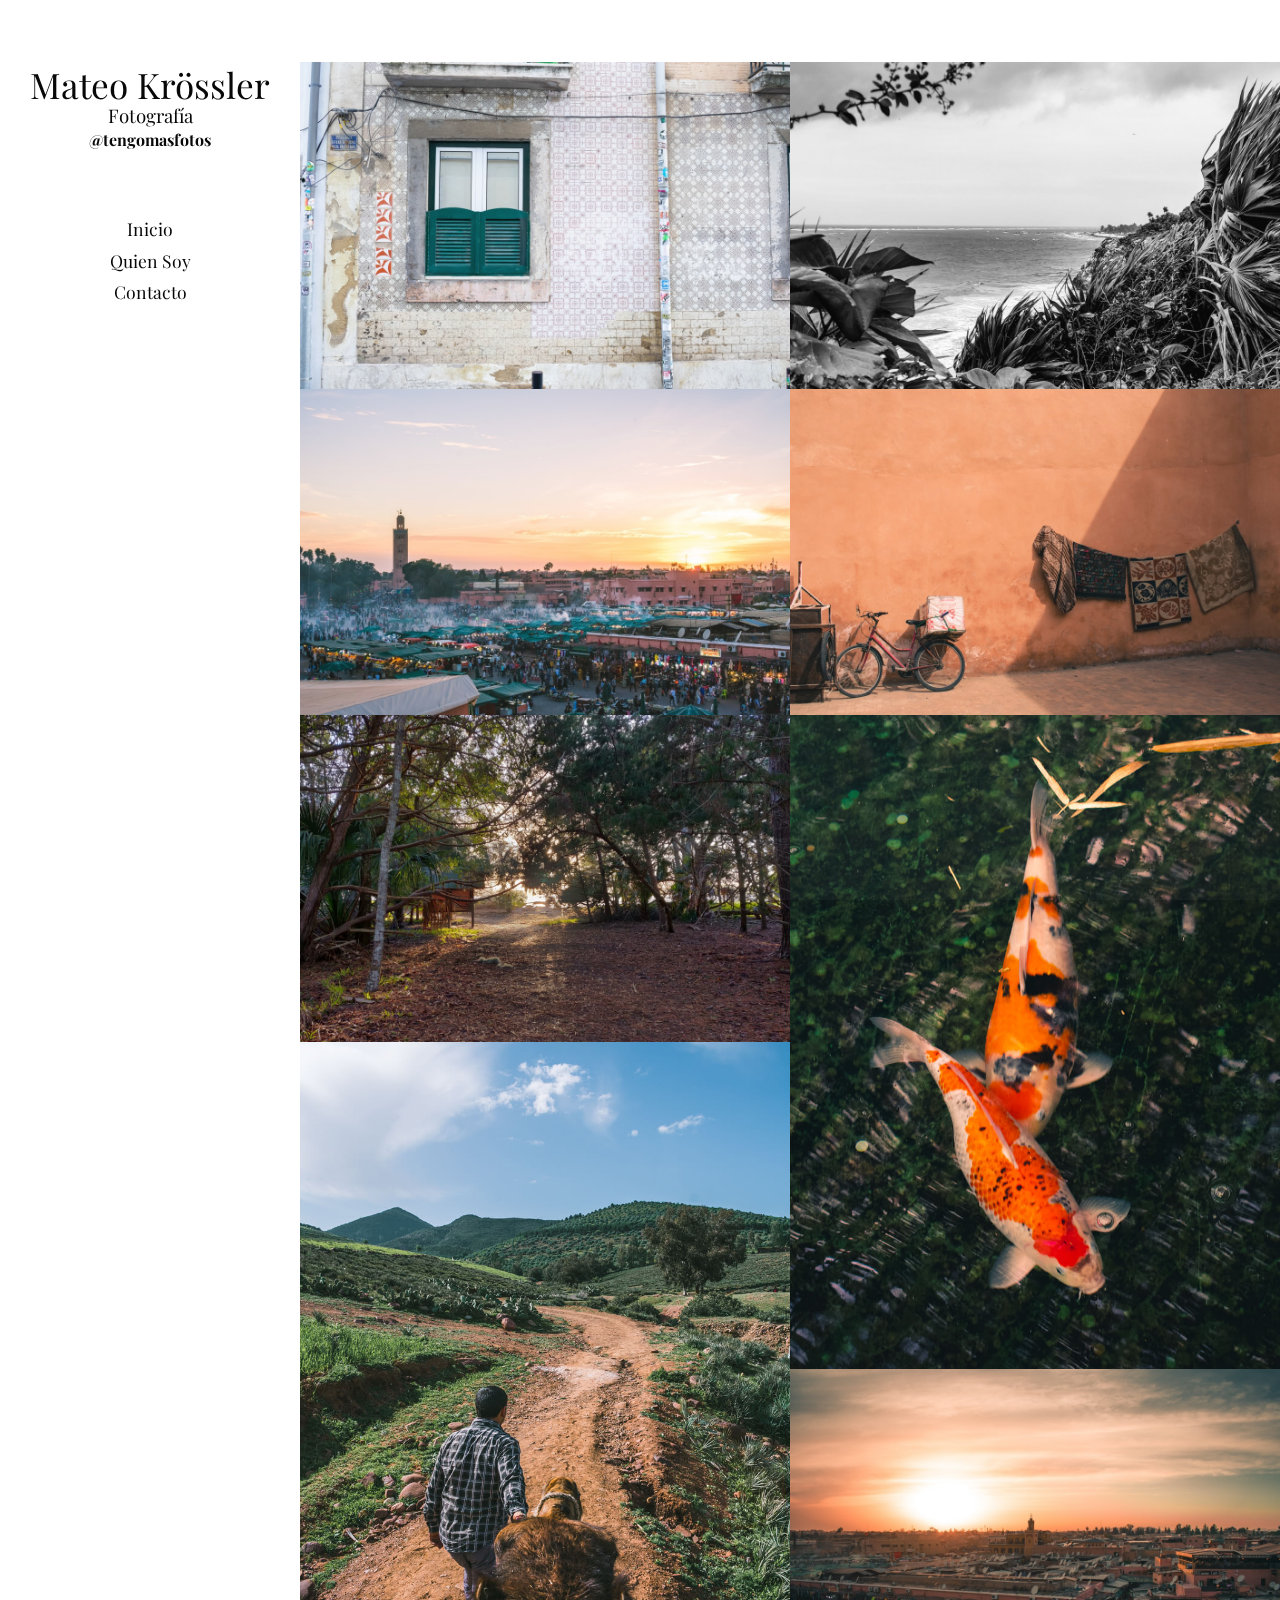
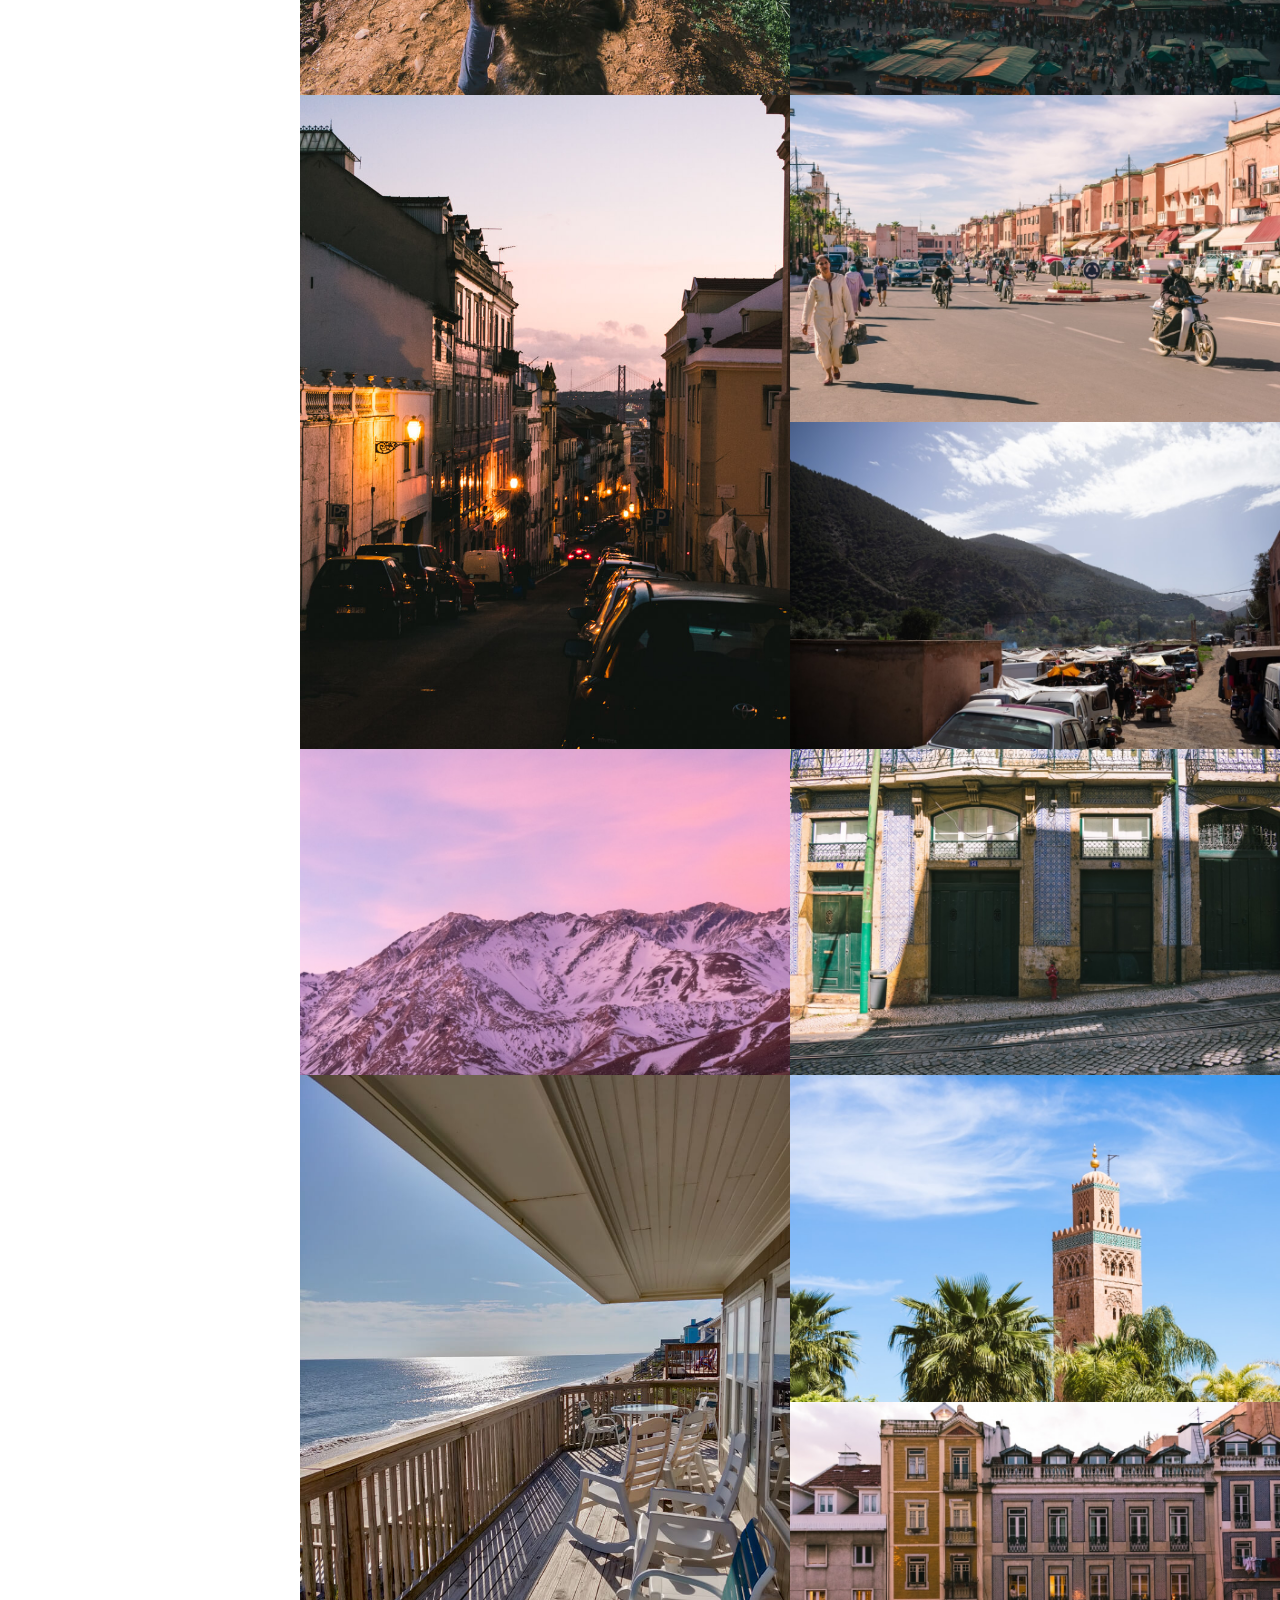
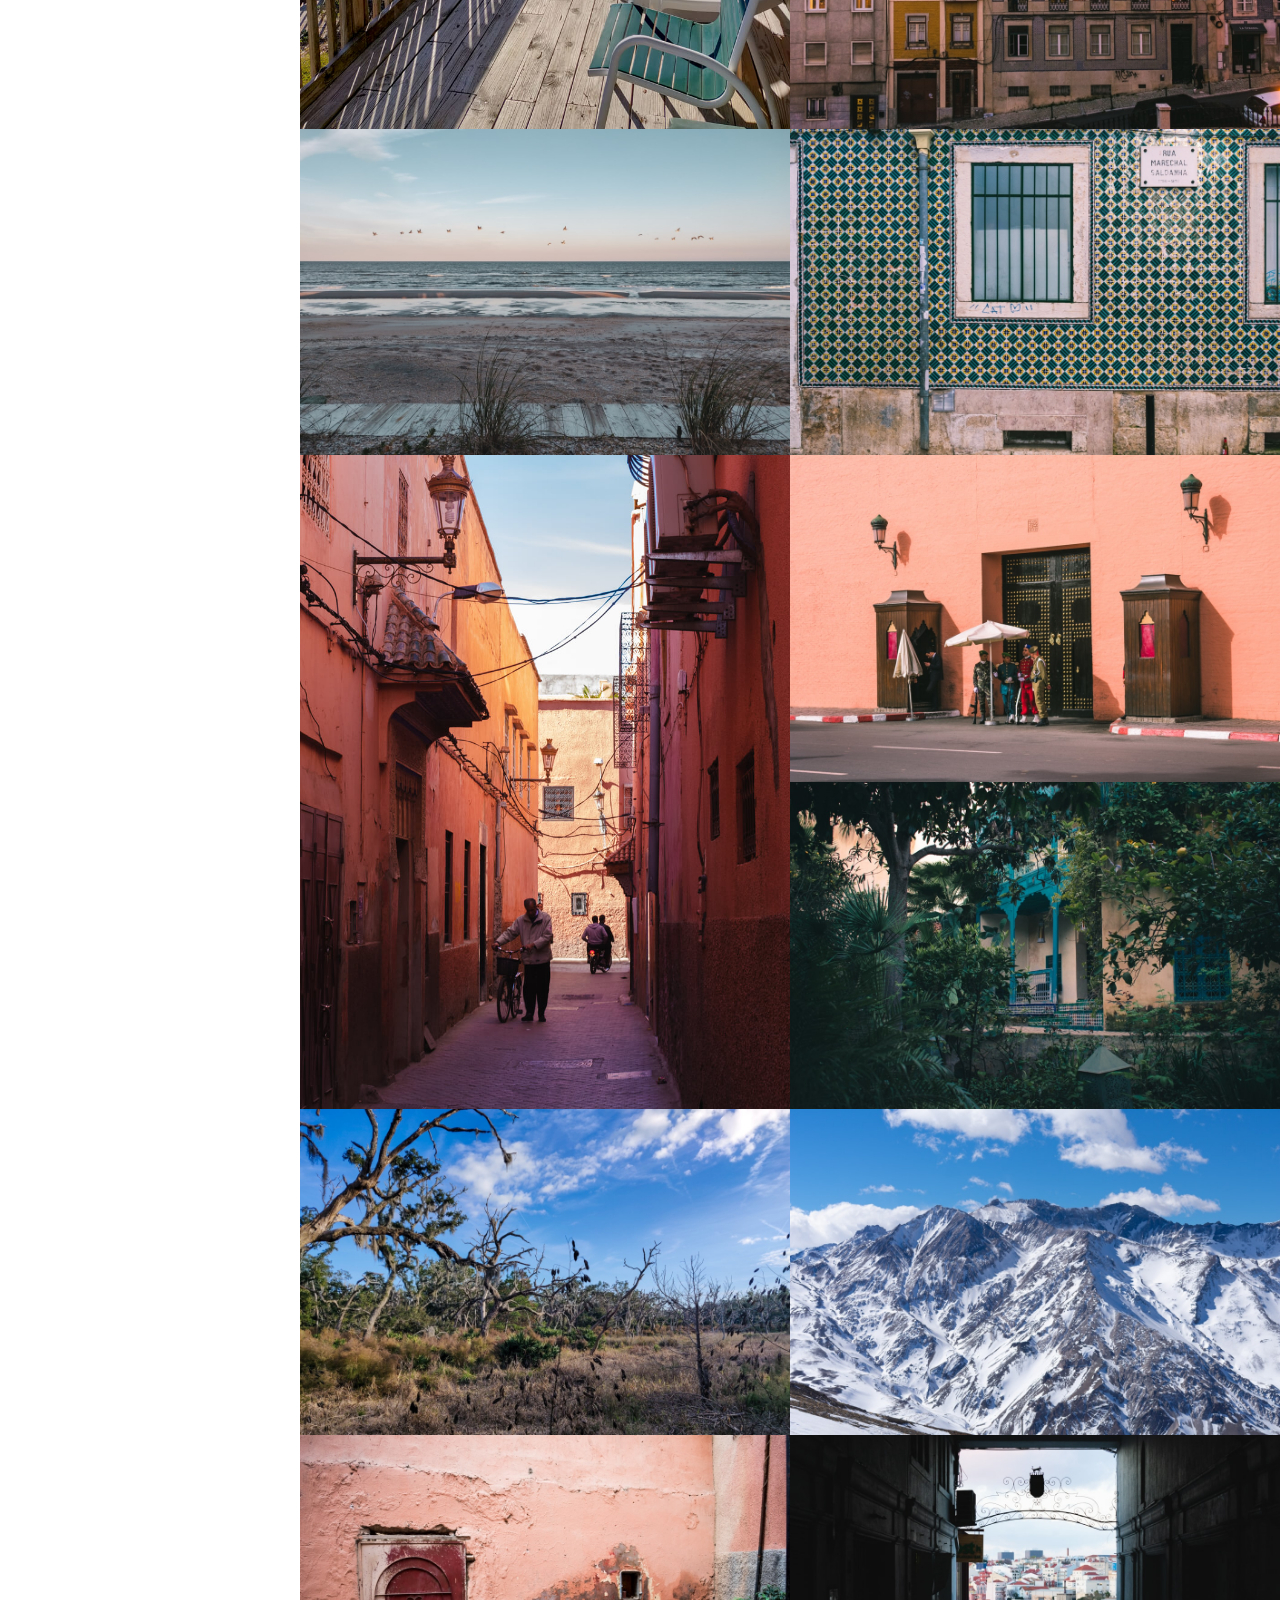
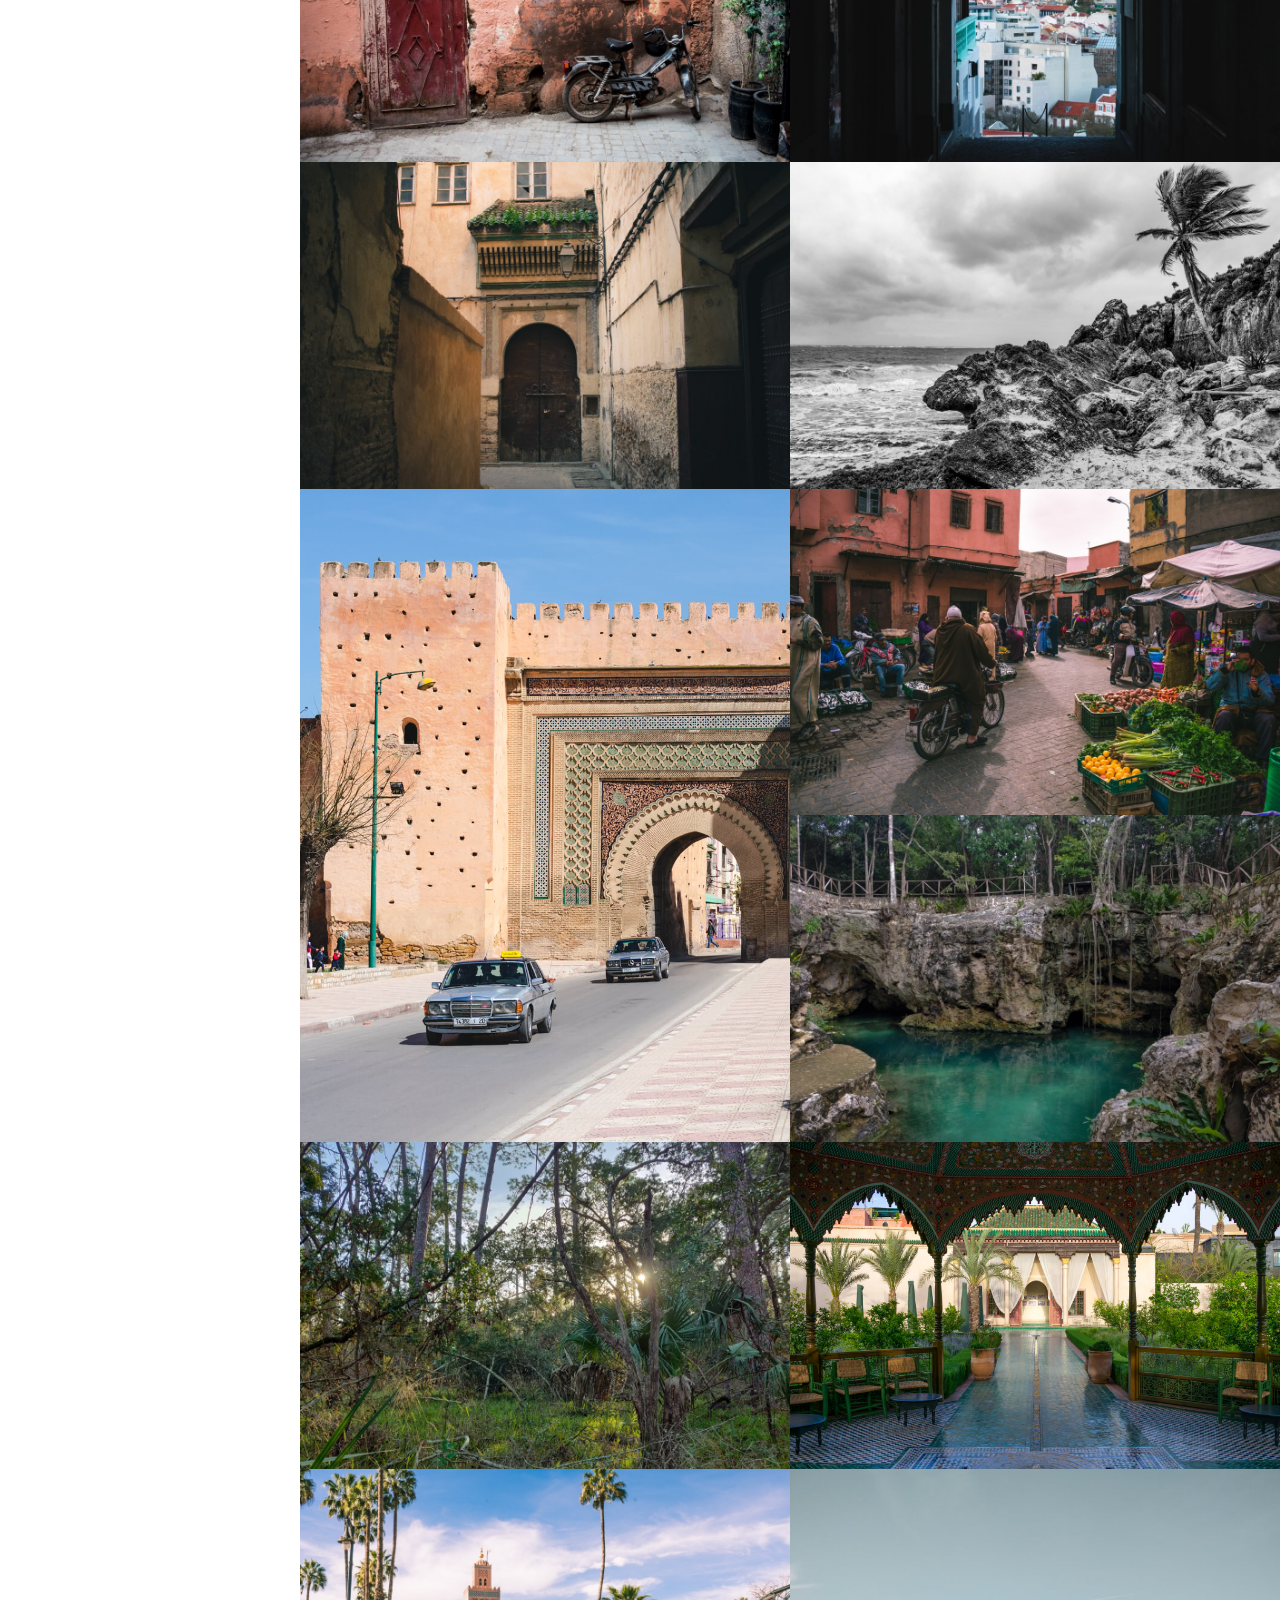
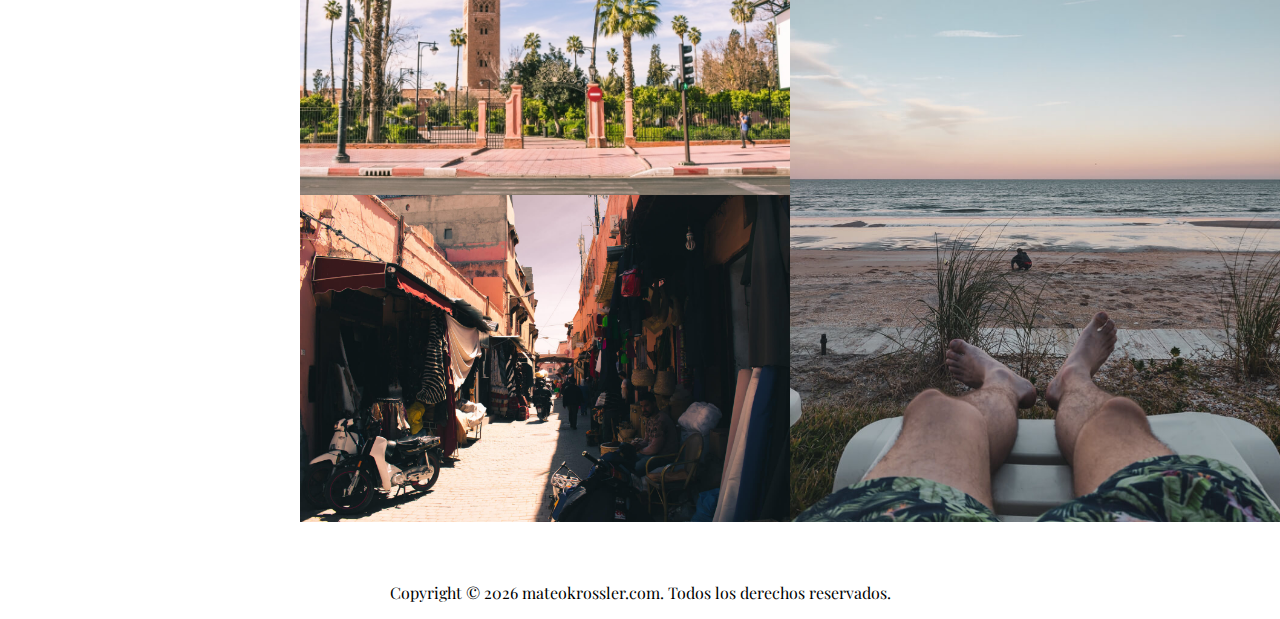
<file: ejemplos/fotografia/index.html>
<!doctype html>
<html class="no-js" lang="">

<head>
  <meta charset="utf-8">
  <meta http-equiv="x-ua-compatible" content="ie=edge">
  <title>Portfolio de Mateo Krössler</title>
  <meta name="description" content="Portfolio de Fotografía de Mateo Krössler">
  <meta name="viewport" content="width=device-width, initial-scale=1, shrink-to-fit=no">
  <link rel="manifest" href="site.webmanifest">
  <link rel="apple-touch-icon" href="icon.png">

  <link href="https://fonts.googleapis.com/css?family=Playfair+Display:400,700,900" rel="stylesheet">

  <link rel="stylesheet" href="css/normalize.css">
  <link rel="stylesheet" href="magnific-popup/mp-css.css">
  <link rel="stylesheet" href="css/main.css">
</head>

<body class="loading">
  <!--PRELOADER-->
  <div class="preloader">
    <div class="preloader-circle"></div>
    <div class="preloader-circle"></div>
    <div class="preloader nombre">
      <h1>Mateo Krössler</h1>
      <h3>Fotografía</h3>
      <a href="https://www.instagram.com/tengomasfotos/" style="font-weight:bold;font-size:1em">@tengomasfotos</a>
    </div>
  </div>
  <!---->
  <aside>
    <div class="nombre">
      <h1>Mateo Krössler</h1>
      <h3>Fotografía</h3>
      <a href="https://www.instagram.com/tengomasfotos/" style="font-weight:bold;font-size:1em">@tengomasfotos</a>
    </div>
    <nav id="sidebar">
      <ul>
        <li><a href="index.html">Inicio</a></li>
        <li><a href="quien-soy.html">Quien Soy</a></li>
        <li><a href="contacto.html">Contacto</a></li>
      </ul>
    </nav>
    <div class="burger-menu" onclick="toggleSidebar()">
      <div id="bm-1"></div>
      <div id="bm-2"></div>
      <div id="bm-3"></div>
    </div>
  </aside>

  <main class="container">
    <div class="nombre">
      <h1>Mateo Krössler</h1>
      <h3>Fotografía</h3>
    </div>
    <div class="column">
      <a class="gallery-item" href="img/original/01.jpg"><img src="img/01-min.jpg" alt=""></a>
      <a class="gallery-item" href="img/original/10.jpg"><img src="img/10-min.jpg" alt=""></a>
      <a class="gallery-item" href="img/original/29.jpg"><img src="img/29-min.jpg" alt=""></a>
      <a class="gallery-item" href="img/original/16.jpg"><img src="img/16-min.jpg" alt=""></a>
      <a class="gallery-item" href="img/original/05.jpg"><img src="img/05-min.jpg" alt=""></a>
    </div>
    <div class="column">
      <a class="gallery-item" href="img/original/31.jpg"><img src="img/31-min.jpg" alt=""></a>
      <a class="gallery-item" href="img/original/13.jpg"><img src="img/13-min.jpg" alt=""></a>
      <a class="gallery-item" href="img/original/14.jpg"><img src="img/14-min.jpg" alt=""></a>
      <a class="gallery-item" href="img/original/15.jpg"><img src="img/15-min.jpg" alt=""></a>
      <a class="gallery-item" href="img/original/08.jpg"><img src="img/08-min.jpg" alt=""></a>
      <a class="gallery-item" href="img/original/17.jpg"><img src="img/17-min.jpg" alt=""></a>
    </div>
    <div class="column">
      <a class="gallery-item" href="img/original/23.jpg"><img src="img/23-min.jpg" alt=""></a>
      <a class="gallery-item" href="img/original/24.jpg"><img src="img/24-min.jpg" alt=""></a>
      <a class="gallery-item" href="img/original/25.jpg"><img src="img/25-min.jpg" alt=""></a>
      <a class="gallery-item" href="img/original/33.jpg"><img src="img/33-min.jpg" alt=""></a>
      <a class="gallery-item" href="img/original/27.jpg"><img src="img/27-min.jpg" alt=""></a>
    </div>
    <div class="column">
      <a class="gallery-item" href="img/original/06.jpg"><img src="img/06-min.jpg" alt=""></a>
      <a class="gallery-item" href="img/original/07.jpg"><img src="img/07-min.jpg" alt=""></a>
      <a class="gallery-item" href="img/original/04.jpg"><img src="img/04-min.jpg" alt=""></a>
      <a class="gallery-item" href="img/original/02.jpg"><img src="img/02-min.jpg" alt=""></a>
      <a class="gallery-item" href="img/original/11.jpg"><img src="img/11-min.jpg" alt=""></a>
      <a class="gallery-item" href="img/original/20.jpg"><img src="img/20-min.jpg" alt=""></a>
      <a class="gallery-item" href="img/original/22.jpg"><img src="img/22-min.jpg" alt=""></a>
    </div>
    <div class="column">
      <a class="gallery-item" href="img/original/18.jpg"><img src="img/18-min.jpg" alt=""></a>
      <a class="gallery-item" href="img/original/19.jpg"><img src="img/19-min.jpg" alt=""></a>
      <a class="gallery-item" href="img/original/21.jpg"><img src="img/21-min.jpg" alt=""></a>
      <a class="gallery-item" href="img/original/28.jpg"><img src="img/28-min.jpg" alt=""></a>
      <a class="gallery-item" href="img/original/09.jpg"><img src="img/09-min.jpg" alt=""></a>
      <a class="gallery-item" href="img/original/34.jpg"><img src="img/34-min.jpg" alt=""></a>
    </div>
    <div class="column">
      <a class="gallery-item" href="img/original/03.jpg"><img src="img/03-min.jpg" alt=""></a>
      <a class="gallery-item" href="img/original/30.jpg"><img src="img/30-min.jpg" alt=""></a>
      <a class="gallery-item" href="img/original/12.jpg"><img src="img/12-min.jpg" alt=""></a>
      <a class="gallery-item" href="img/original/32.jpg"><img src="img/32-min.jpg" alt=""></a>
      <a class="gallery-item" href="img/original/35.jpg"><img src="img/35-min.jpg" alt=""></a>
      <a class="gallery-item" href="img/original/26.jpg"><img src="img/26-min.jpg" alt=""></a>
    </div>

  </main>


  <footer class="clearfix footer">
    <p>Copyright © <span class="year">2019</span> <a href="../../index.html">mateokrossler.com</a>. Todos los derechos
      reservados.</p>
  </footer>


  <script src="js/modernizr-3.6.0.min.js"></script>
  <script src="https://cdnjs.cloudflare.com/ajax/libs/jquery/2.2.4/jquery.min.js"></script>
  <script src="magnific-popup/mp-js.js"></script>
  <script src="js/plugins.js"></script>
  <script src="js/main.js"></script>

</body>

</html>
</file>
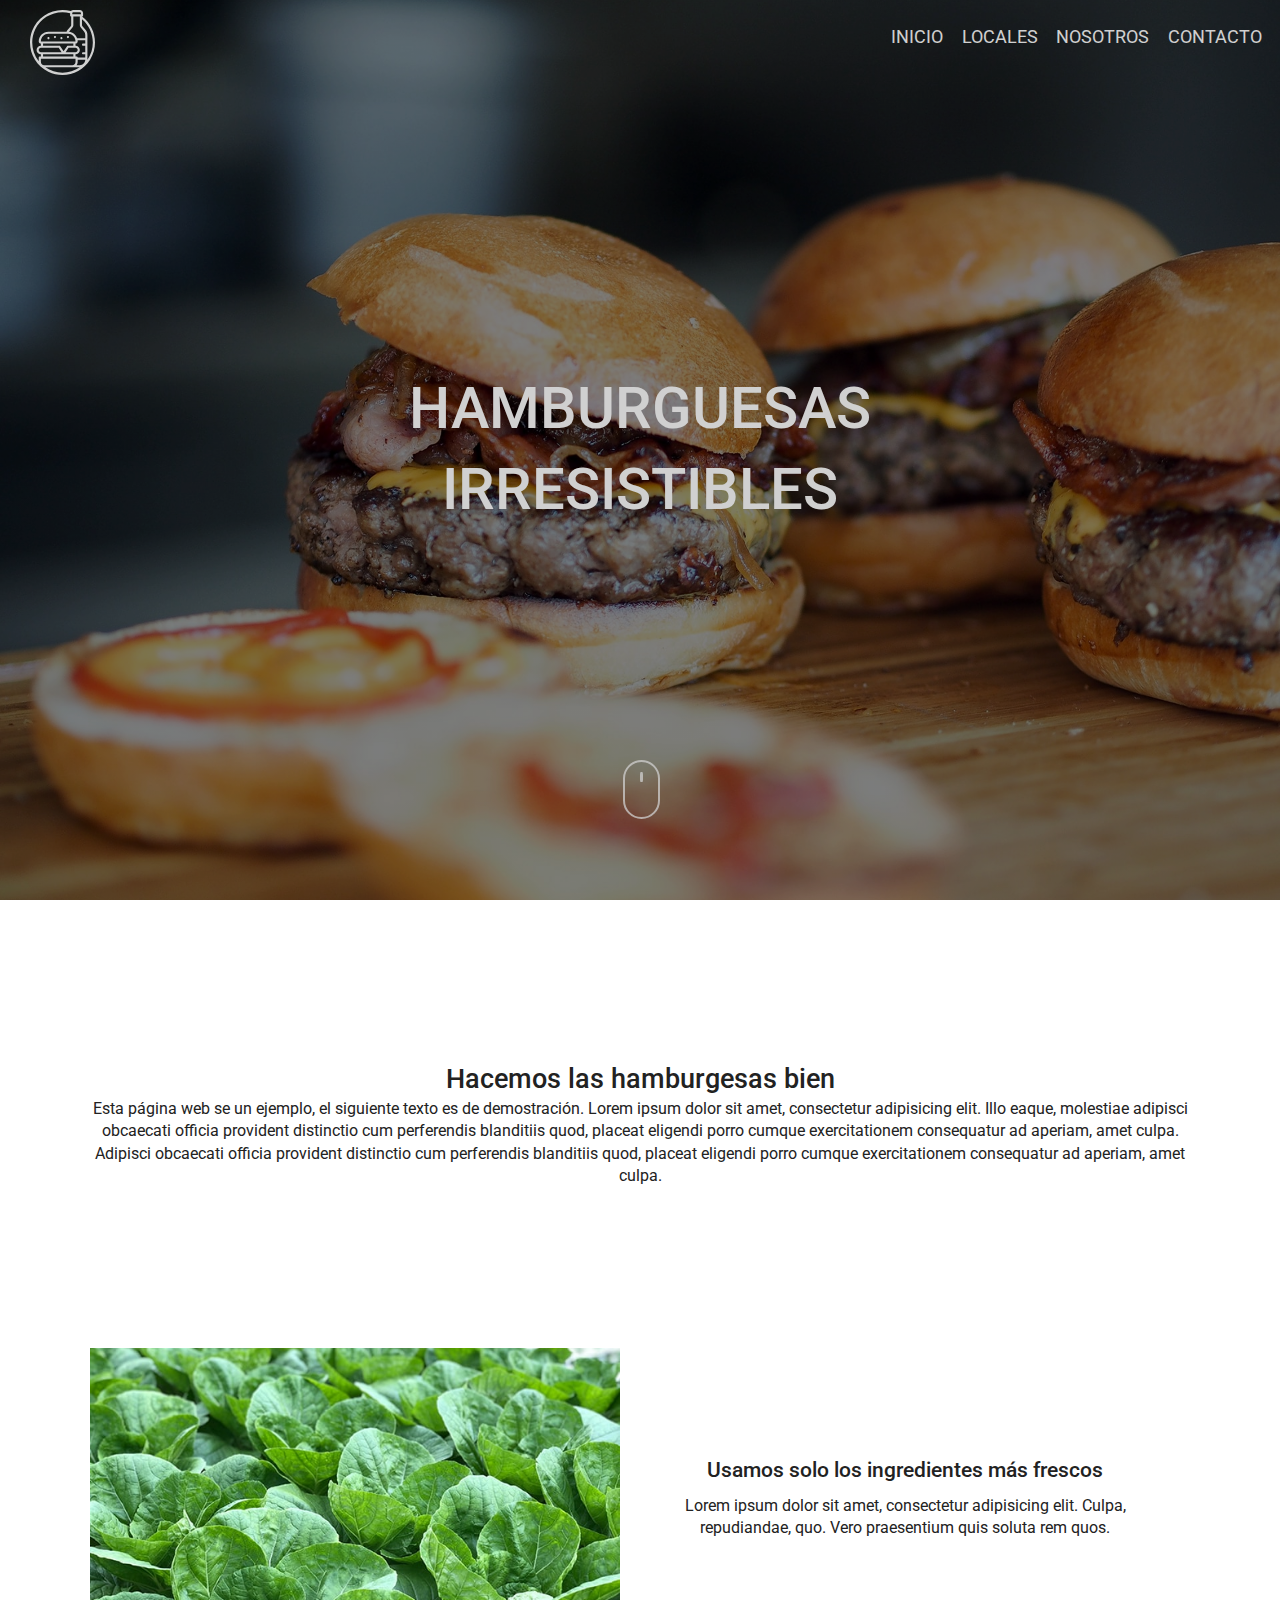
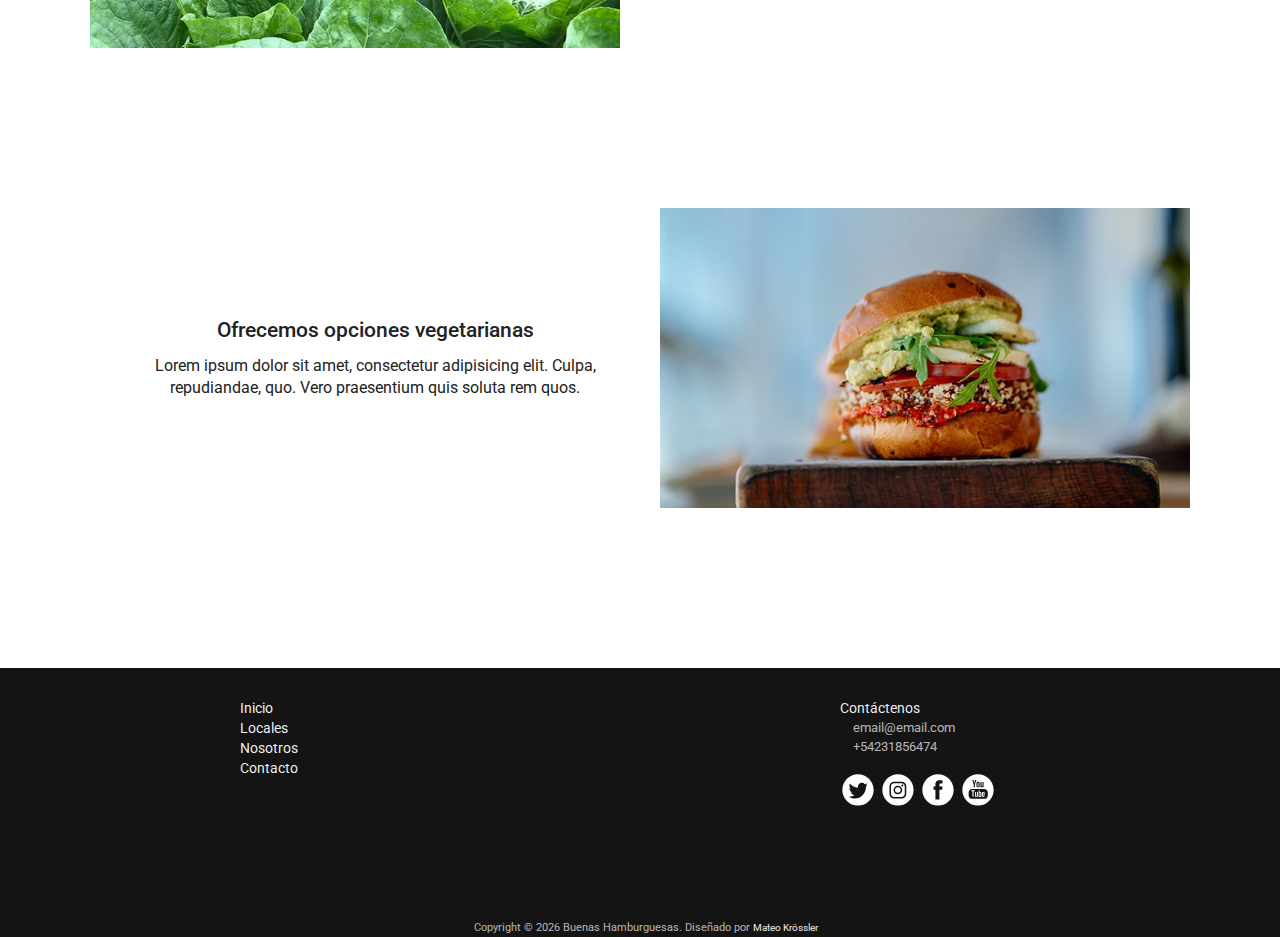
<file: ejemplos/hamburgueseria/index.html>
<!doctype html>
<html class="no-js" lang="">

  <head>
    <meta charset="utf-8">
    <meta http-equiv="x-ua-compatible" content="ie=edge">
    <title>Buenas Hamburguesas</title>
    <meta name="description" content="Página de ejemplo hecha por Mateo Krössler">
    <meta name="viewport" content="width=device-width, initial-scale=1, shrink-to-fit=no">

    <link rel="manifest" href="site.webmanifest">
    <link rel="apple-touch-icon" href="icon.png">


    <link rel="stylesheet" href="css/normalize.css">
    <link href="https://fonts.googleapis.com/css?family=Roboto:400,500" rel="stylesheet">
    <link rel="stylesheet" href="css/main.css">
  </head>

  <body class="loading">

    <!--PRELOADER-->
    <div class="preloader">
      <div class="preloader-circle"></div>
      <div class="preloader-circle"></div>
    </div>
    <!---->
    <header>
      <div class="logo">
        <a href="index.html"><img src="img/logo.svg" alt="logo"></a>
      </div>
      <nav id="sidebar">
        <ul>
          <li><a href="index.html">Inicio</a></li>
          <li><a href="locales.html">Locales</a></li>
          <li><a href="nosotros.html">Nosotros</a></li>
          <li><a href="contacto.html">Contacto</a></li>
        </ul>
      </nav>
      <div class="burger-menu index">
          <div id="bm-1"></div>
          <div id="bm-2"></div>
          <div id="bm-3"></div>
      </div>
    </header>


    <main>

      <section class="hero-image fullheight">
          <div class="hero-text index">
            <h1>Hamburguesas irresistibles</h1>
          </div>
          <div class="scroll-downs">
              <div class="mousey">
                  <div class="scroller"></div>
              </div>
          </div>
      </section>

      <section class="container">
        <div class="content">
          <H2>Hacemos las hamburgesas bien</H2>
          <p>Esta página web se un ejemplo, el siguiente texto es de demostración. Lorem ipsum dolor sit amet, consectetur adipisicing elit. Illo eaque, molestiae adipisci obcaecati officia provident distinctio cum perferendis blanditiis quod, placeat eligendi porro cumque exercitationem consequatur ad aperiam, amet culpa. Adipisci obcaecati officia provident distinctio cum perferendis blanditiis quod, placeat eligendi porro cumque exercitationem consequatur ad aperiam, amet culpa.</p>
        </div>
      </section>

      <section class="container">
        <div class="halfwidth content">
          <div class="col-6-img img-1"></div>
          <div class="col-6 halfwidth-text">
            <h3>Usamos solo los ingredientes más frescos</h3>
            <p>Lorem ipsum dolor sit amet, consectetur adipisicing elit. Culpa, repudiandae, quo. Vero praesentium quis soluta rem quos.</p>
          </div>
        </div>
      </section>

      <section class="container">
        <div class="halfwidth reversed content">
          <div class="col-6-img img-2"></div>
          <div class="col-6 halfwidth-text">
            <h3>Ofrecemos opciones vegetarianas</h3>
            <p>Lorem ipsum dolor sit amet, consectetur adipisicing elit. Culpa, repudiandae, quo. Vero praesentium quis soluta rem quos.</p>
          </div>
        </div>
      </section>


    </main>
    <footer>

      <section class="footer">
          <div class="container-footer">
              <div class="col-6">
                  <ul>
                    <li><a href="index.html">Inicio</a></li>
                    <li><a href="locales.html">Locales</a></li>
                    <li><a href="nosotros.html">Nosotros</a></li>
                    <li><a href="contacto.html">Contacto</a></li>
                  </ul>
              </div>
              <div class="col-6">
                  <ul>
                      <li><a href="contacto.html">Contáctenos</a></li>
                  </ul>
                  <p>email@email.com</p>
                  <p>+54231856474</p>
                  <div>
                      <a class="social-icon" href="https://twitter.com/" target=“_blank”><img src="img/twitter.svg" alt="link a twitter" ></a>
              		  <a class="social-icon" href="https://www.instagram.com/" target=“_blank”><img src="img/instagram.svg" alt="link a instagram" ></a>
              		  <a class="social-icon" href="https://www.facebook.com/" target=“_blank”><img src="img/facebook.svg" alt="link a facebook"></a>
              		  <a class="social-icon" href="https://www.youtube.com/" target=“_blank”><img src="img/youtube.svg" alt="link a youtube" ></a>
                  </div>
              </div>
          </div>
      </section>
      <section class="footer copyright">
        <p>Copyright © <span class="year">2019</span> Buenas Hamburguesas. Diseñado por <a href="https://www.mateokrossler.com" target=“_blank”>Mateo Krössler</a></p>
      </section>
    </footer>

    <script src="js/vendor/modernizr-3.6.0.min.js"></script>
    <script src="https://cdnjs.cloudflare.com/ajax/libs/jquery/2.2.4/jquery.min.js"></script>
    <script src="js/main.js"></script>
  </body>

</html>
</file>
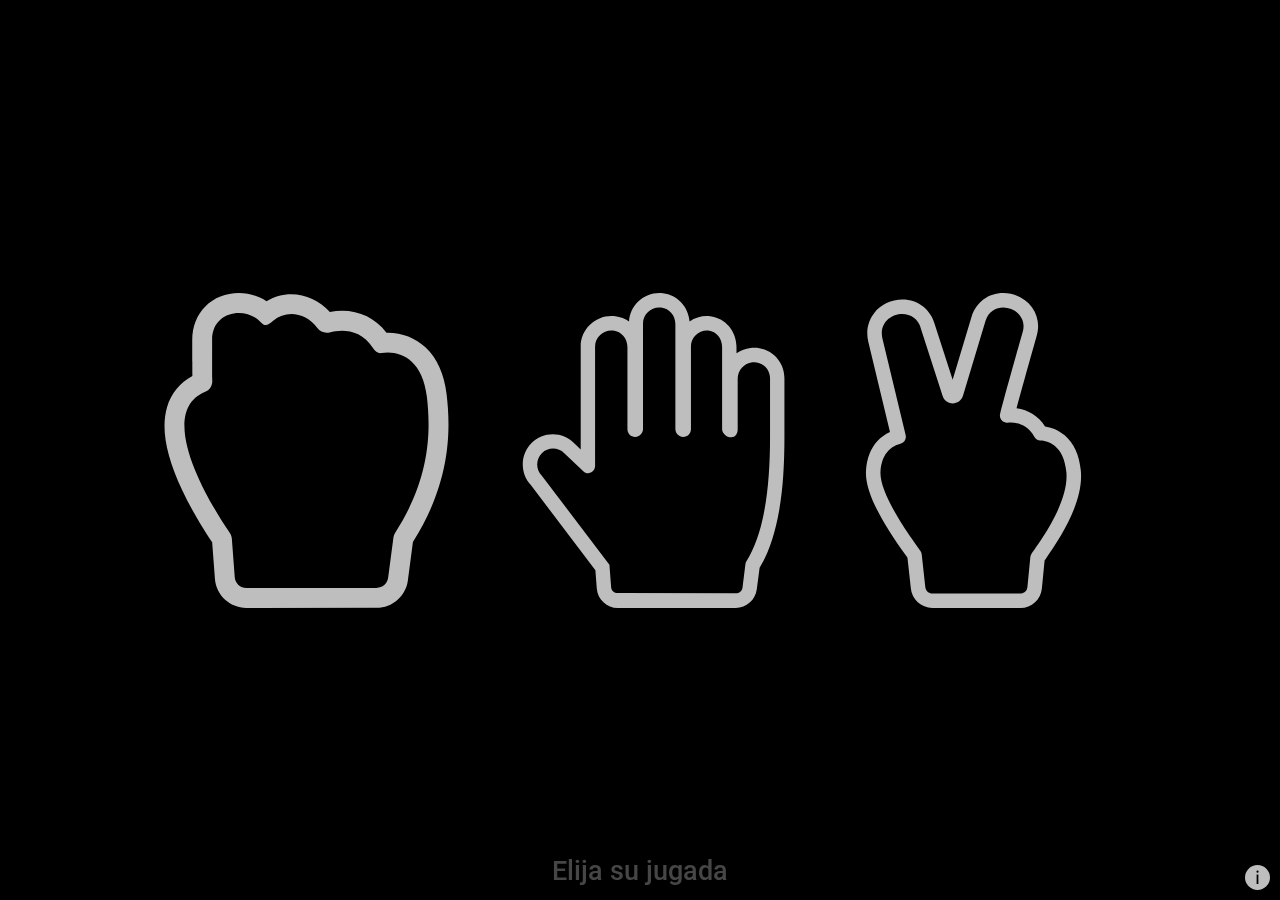
<file: ejemplos/ppt/index.html>
﻿<!doctype html>
<html class="no-js" lang="">

  <head>
    <meta charset="utf-8">
    <meta http-equiv="x-ua-compatible" content="ie=edge">
    <title>Piedra, Papel o Tijera</title>
    <meta name="description" content="Juego por Mateo Krössler">
    <meta name="viewport" content="width=device-width, initial-scale=1, shrink-to-fit=no">

    <link rel="manifest" href="site.webmanifest">
    <link rel="apple-touch-icon" href="icon.png">


    <link rel="stylesheet" href="css/normalize.css">
    <link href="https://fonts.googleapis.com/css?family=Roboto:400,500" rel="stylesheet">
    <link rel="stylesheet" href="css/main.css">
  </head>

  <body class="loading">
    <!--PRELOADER-->
    <div class="preloader">
        <div class="preloader-circle"></div>
        <div class="preloader-circle"></div>
      </div>
    <!---->
    <main>
      <section class="item-container">
        <div class="item-content">
          <div><img class="item" onclick="play('Piedra')" src="img/rock.svg"></div>
          <div><img class="item" onclick="play('Papel')" src="img/paper.svg"></div>
          <div><img class="item" onclick="play('Tijeras')" src="img/scissors.svg"></div>
        </div>
        
      </section>
      <section class='text'>
        <h2 id="choice">Elija su jugada</h2>
        <h1 id="result"></h1>
      </section>
      <section class='counter'>
        <h2></h2>
      </section>
      <section class='info-button'>
        <img src="img/i.svg" alt="info">
      </section>
      <section class='info'>
        <div>
          <p>Juego hecho por diversión en las vacaciones de diciembre de 2019 en Ponte Vedra Beach, FL, USA.</p>
          <div><img src="img/me-min.jpg" alt="me on the beach"></div>
          <p>Me puede contactar por mail: <a href="mailto:mateokrossler@gmail.com"><b> mateokrossler@gmail.com</b></a>, ver mi <a href="https://www.mateokrossler.com" target=“_blank”><b>sitio web</b></a> o mi <a href="https://www.linkedin.com/in/mateokrossler/" target=“_blank”><b>perfil de linkedin</b></a></p>
          
          <p class='small-text'>Copyright © <span class="year">2019</span><a href="../../index.html">mateokrossler.com.</a> Todos los derechos reservados. Iconos hechos por <a href="https://www.freepik.com/" title="Freepik">Freepik</a> from <a href="https://www.flaticon.com/" 			    title="Flaticon">www.flaticon.com</a> licenciado por <a href="http://creativecommons.org/licenses/by/3.0/"title="Creative Commons BY 3.0" target="_blank">CC 3.0 BY</a></p>
        </div>
      </section>
    </main>
    <footer>

    </footer>






    <script src="js/modernizr-3.6.0.min.js"></script>
    <script src="https://cdnjs.cloudflare.com/ajax/libs/jquery/2.2.4/jquery.min.js"></script>
    <script src="js/main.js"></script>
  </body>

</html>
</file>
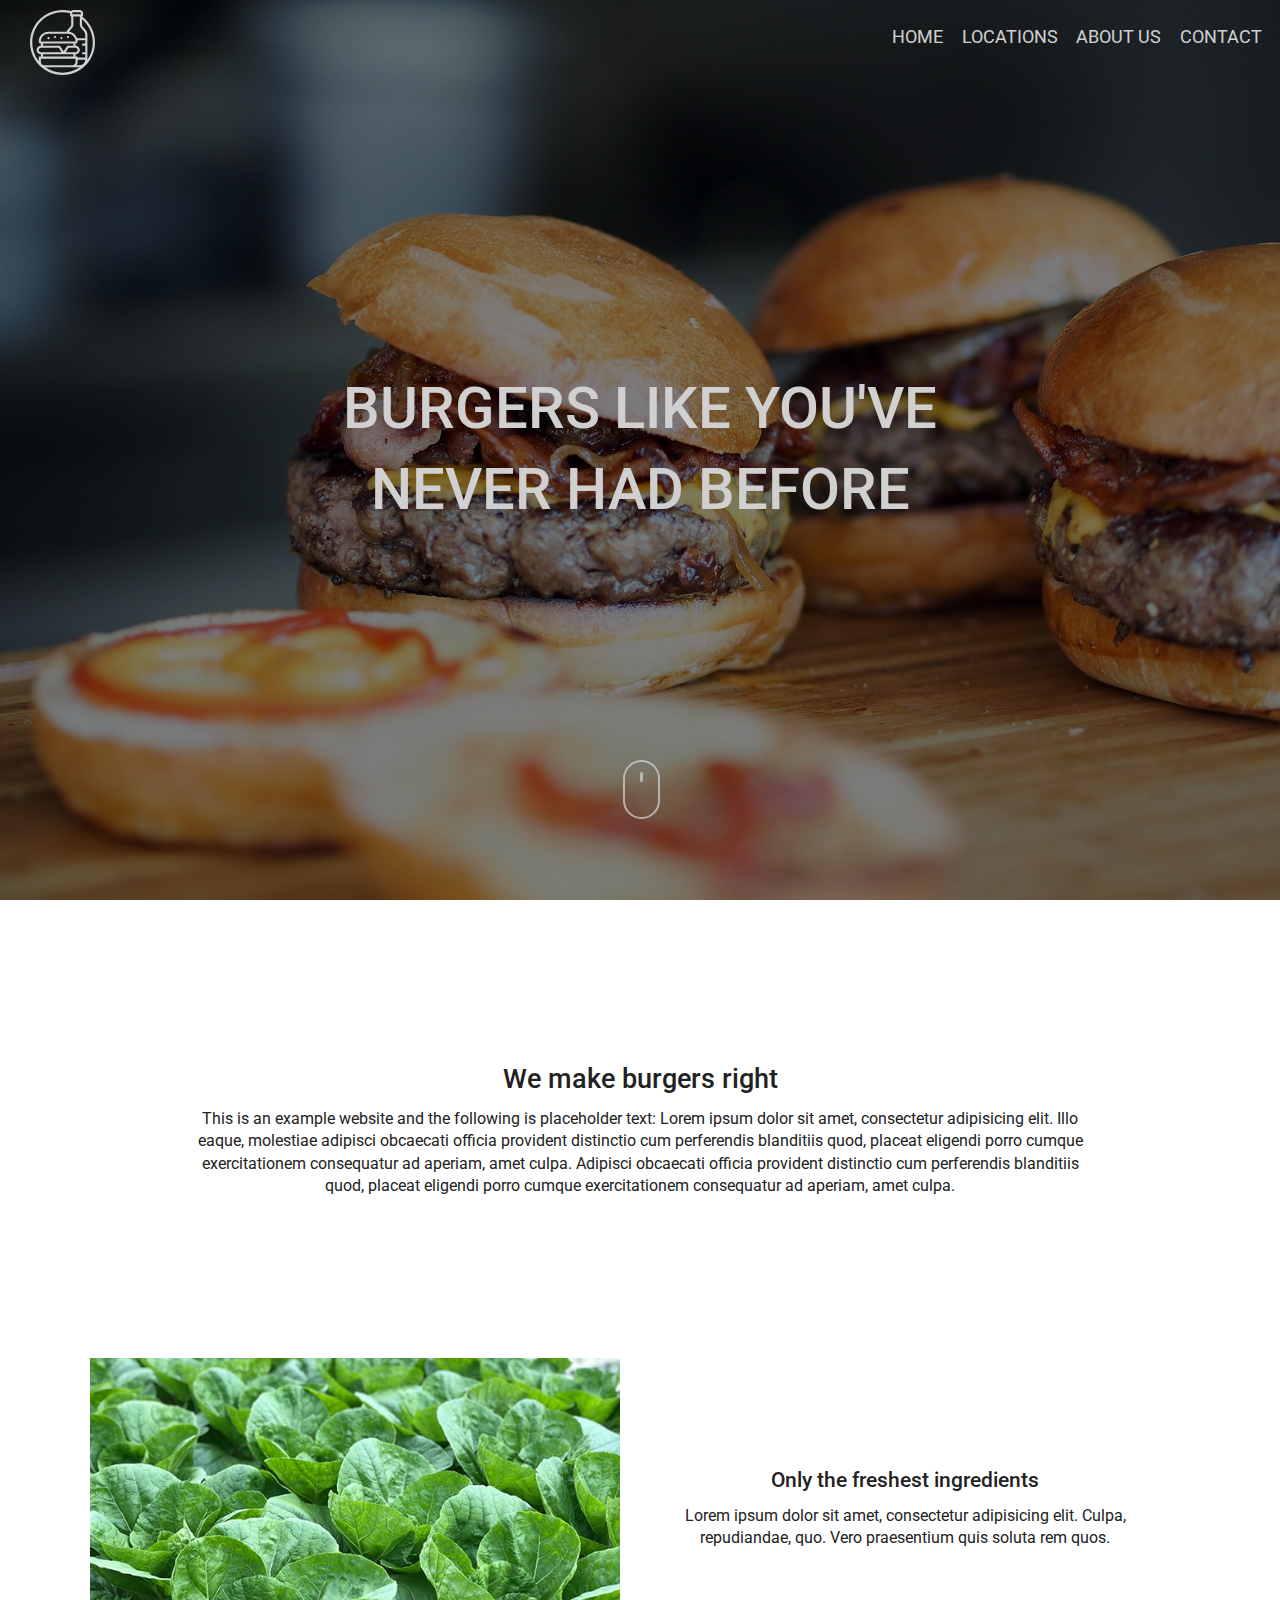
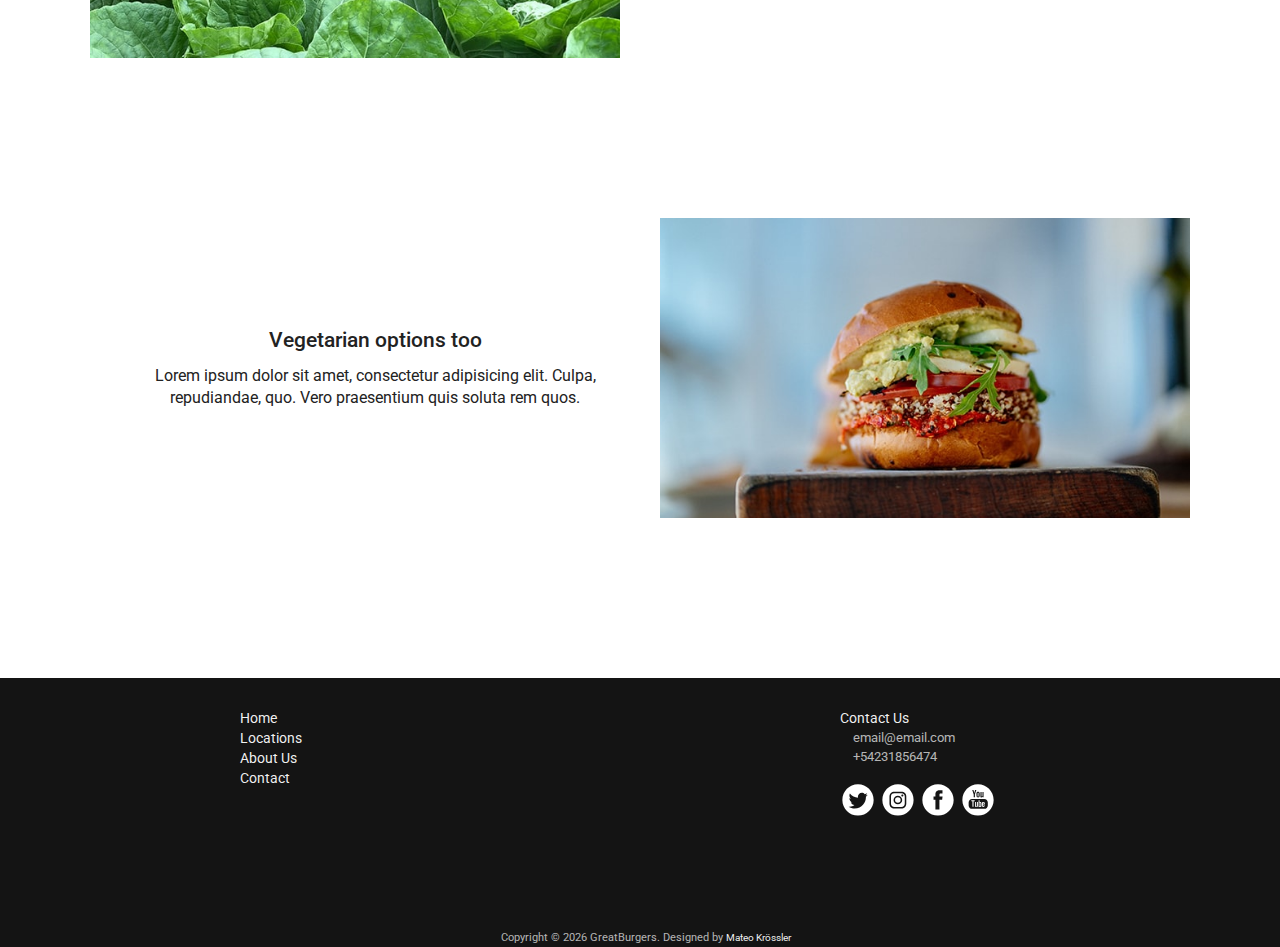
<file: examples/greatburgers/index.html>
<!doctype html>
<html class="no-js" lang="">

  <head>
    <meta charset="utf-8">
    <meta http-equiv="x-ua-compatible" content="ie=edge">
    <title>Great Burgers</title>
    <meta name="description" content="Sample website made by Mateo Krössler">
    <meta name="viewport" content="width=device-width, initial-scale=1, shrink-to-fit=no">

    <link rel="manifest" href="site.webmanifest">
    <link rel="apple-touch-icon" href="icon.png">

    <link rel="stylesheet" href="css/normalize.css">
    <link href="https://fonts.googleapis.com/css?family=Roboto:400,500" rel="stylesheet">
    <link rel="stylesheet" href="css/main.css">
  </head>

  <body class="loading">

    <!--PRELOADER-->
    <div class="preloader">
      <div class="preloader-circle"></div>
      <div class="preloader-circle"></div>
    </div>
    <!---->
    <header>
      <div class="logo">
        <a href="index.html"><img src="img/logo.svg" alt="logo"></a>
      </div>
      <nav id="sidebar">
        <ul>
            <li><a href="index.html">Home</a></li>
            <li><a href="locations.html">Locations</a></li>
            <li><a href="about-us.html">About Us</a></li>
            <li><a href="contact.html">Contact</a></li>
        </ul>
      </nav>
      <div class="burger-menu index">
          <div id="bm-1"></div>
          <div id="bm-2"></div>
          <div id="bm-3"></div>
      </div>
    </header>


    <main>

      <section class="hero-image fullheight">
          <div class="hero-text index">
            <h1>Burgers like you've never had before</h1>
          </div>
          <div class="scroll-downs">
              <div class="mousey">
                  <div class="scroller"></div>
              </div>
          </div>
      </section>

      <section class="container">
        <div class="col-12 content lesswidth">
          <H2>We make burgers right</H2>
          <p>This is an example website and the following is placeholder text: Lorem ipsum dolor sit amet, consectetur adipisicing elit. Illo eaque, molestiae adipisci obcaecati officia provident distinctio cum perferendis blanditiis quod, placeat eligendi porro cumque exercitationem consequatur ad aperiam, amet culpa. Adipisci obcaecati officia provident distinctio cum perferendis blanditiis quod, placeat eligendi porro cumque exercitationem consequatur ad aperiam, amet culpa.</p>
        </div>
      </section>

      <section class="container">
        <div class="halfwidth content">
          <div class="col-6-img img-1"></div>
          <div class="col-6 halfwidth-text">
            <h3>Only the freshest ingredients</h3>
            <p>Lorem ipsum dolor sit amet, consectetur adipisicing elit. Culpa, repudiandae, quo. Vero praesentium quis soluta rem quos.</p>
          </div>
        </div>
      </section>

      <section class="container">
        <div class="halfwidth reversed content">
          <div class="col-6-img img-2"></div>
          <div class="col-6 halfwidth-text">
            <h3>Vegetarian options too</h3>
            <p>Lorem ipsum dolor sit amet, consectetur adipisicing elit. Culpa, repudiandae, quo. Vero praesentium quis soluta rem quos.</p>
          </div>
        </div>
      </section>


    </main>
    <footer>

      <section class="footer">
          <div class="container-footer">
              <div class="col-6">
                  <ul>
                      <li><a href="index.html">Home</a></li>
                      <li><a href="locations.html">Locations</a></li>
                      <li><a href="about-us.html">About Us</a></li>
                      <li><a href="contact.html">Contact</a></li>
                  </ul>
              </div>
              <div class="col-6">
                  <ul>
                      <li><a href="contact.html">Contact Us</a></li>
                  </ul>
                  <p>email@email.com</p>
                  <p>+54231856474</p>
                  <div>
                      <a class="social-icon" href="https://twitter.com/" target=“_blank”><img src="img/twitter.svg" alt="link to twitter" ></a>
              		  <a class="social-icon" href="https://www.instagram.com/" target=“_blank”><img src="img/instagram.svg" alt="link to instagram" ></a>
              		  <a class="social-icon" href="https://www.facebook.com/" target=“_blank”><img src="img/facebook.svg" alt="link to facebook"></a>
              		  <a class="social-icon" href="https://www.youtube.com/" target=“_blank”><img src="img/youtube.svg" alt="link to youtube" ></a>
                  </div>
              </div>
          </div>
      </section>
      <section class="footer copyright">
          <p>Copyright © <span class="year">2019</span> GreatBurgers. Designed by <a href="https://en.mateokrossler.com" target=“_blank”>Mateo Krössler</a></p>
      </section>
    </footer>






    <script src="js/vendor/modernizr-3.6.0.min.js"></script>
    <script src="https://cdnjs.cloudflare.com/ajax/libs/jquery/2.2.4/jquery.min.js"></script>
    <script src="js/main.js"></script>
  </body>

</html>
</file>
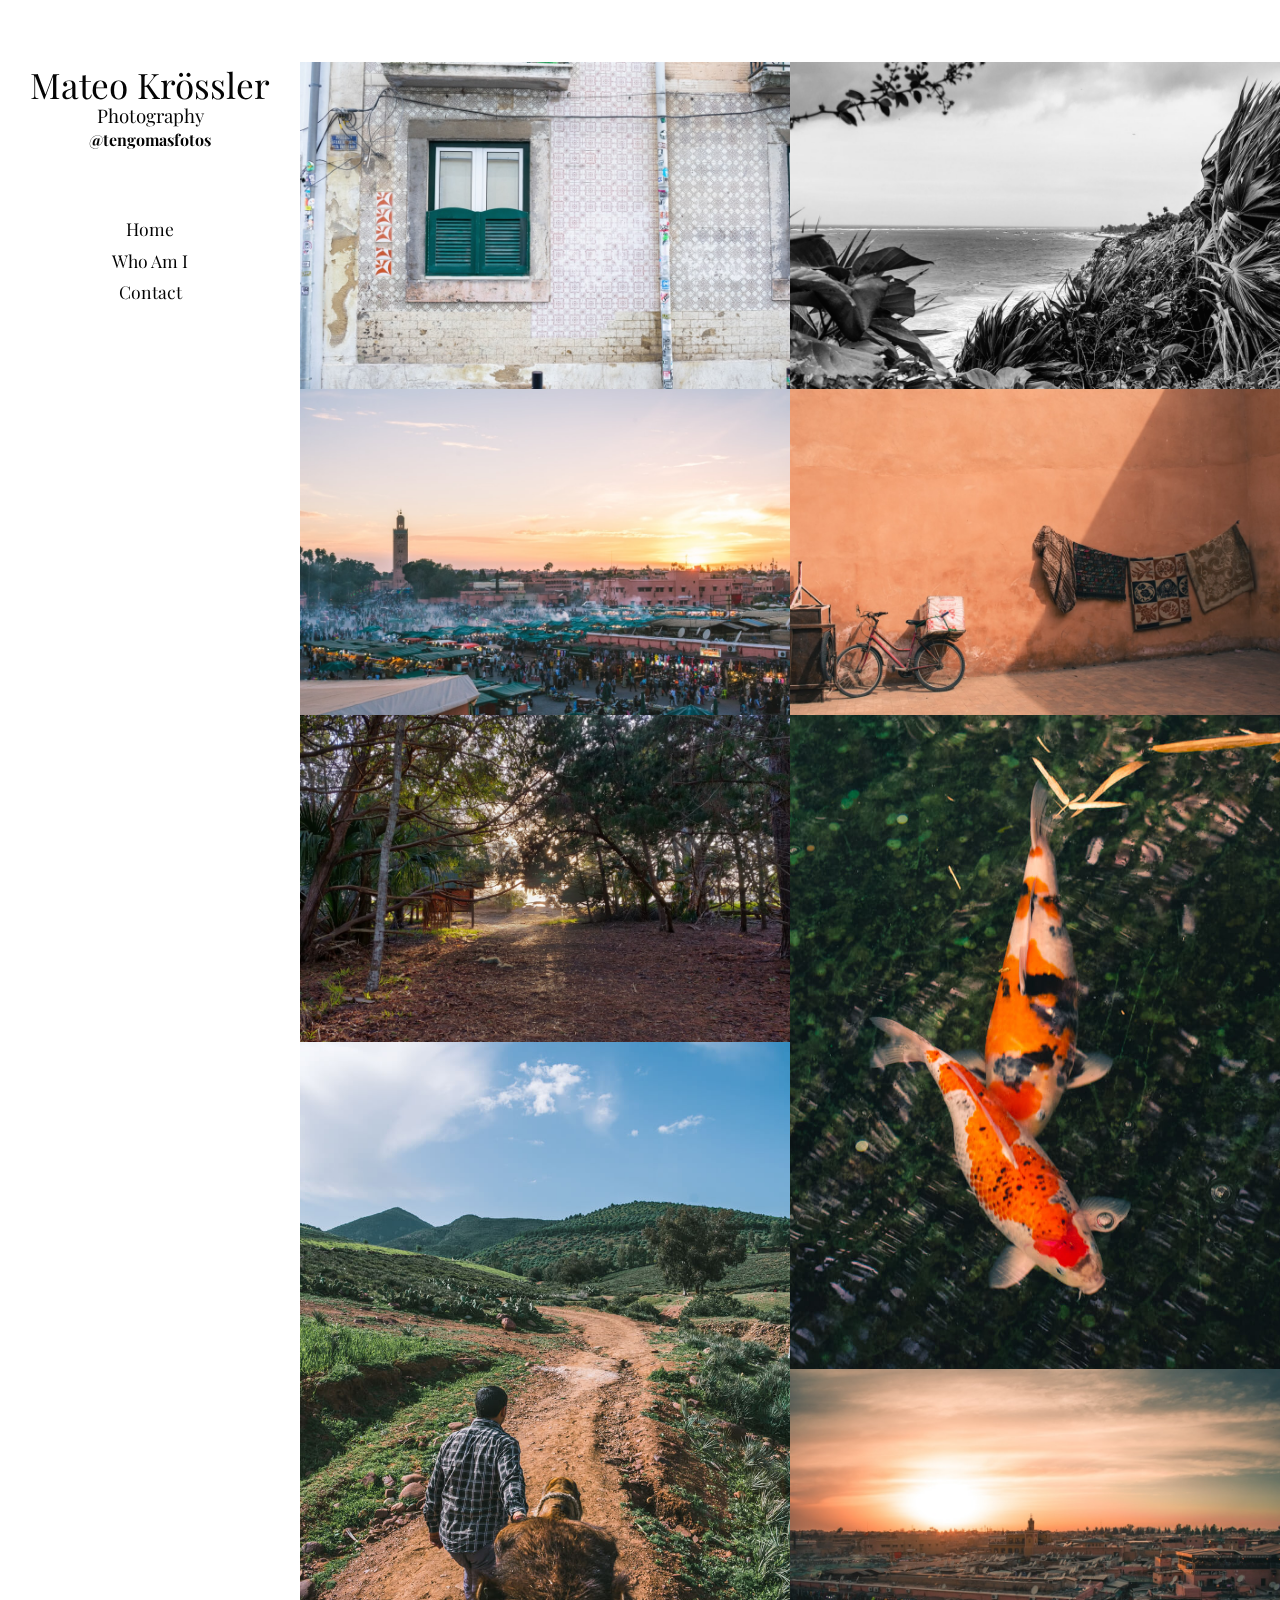
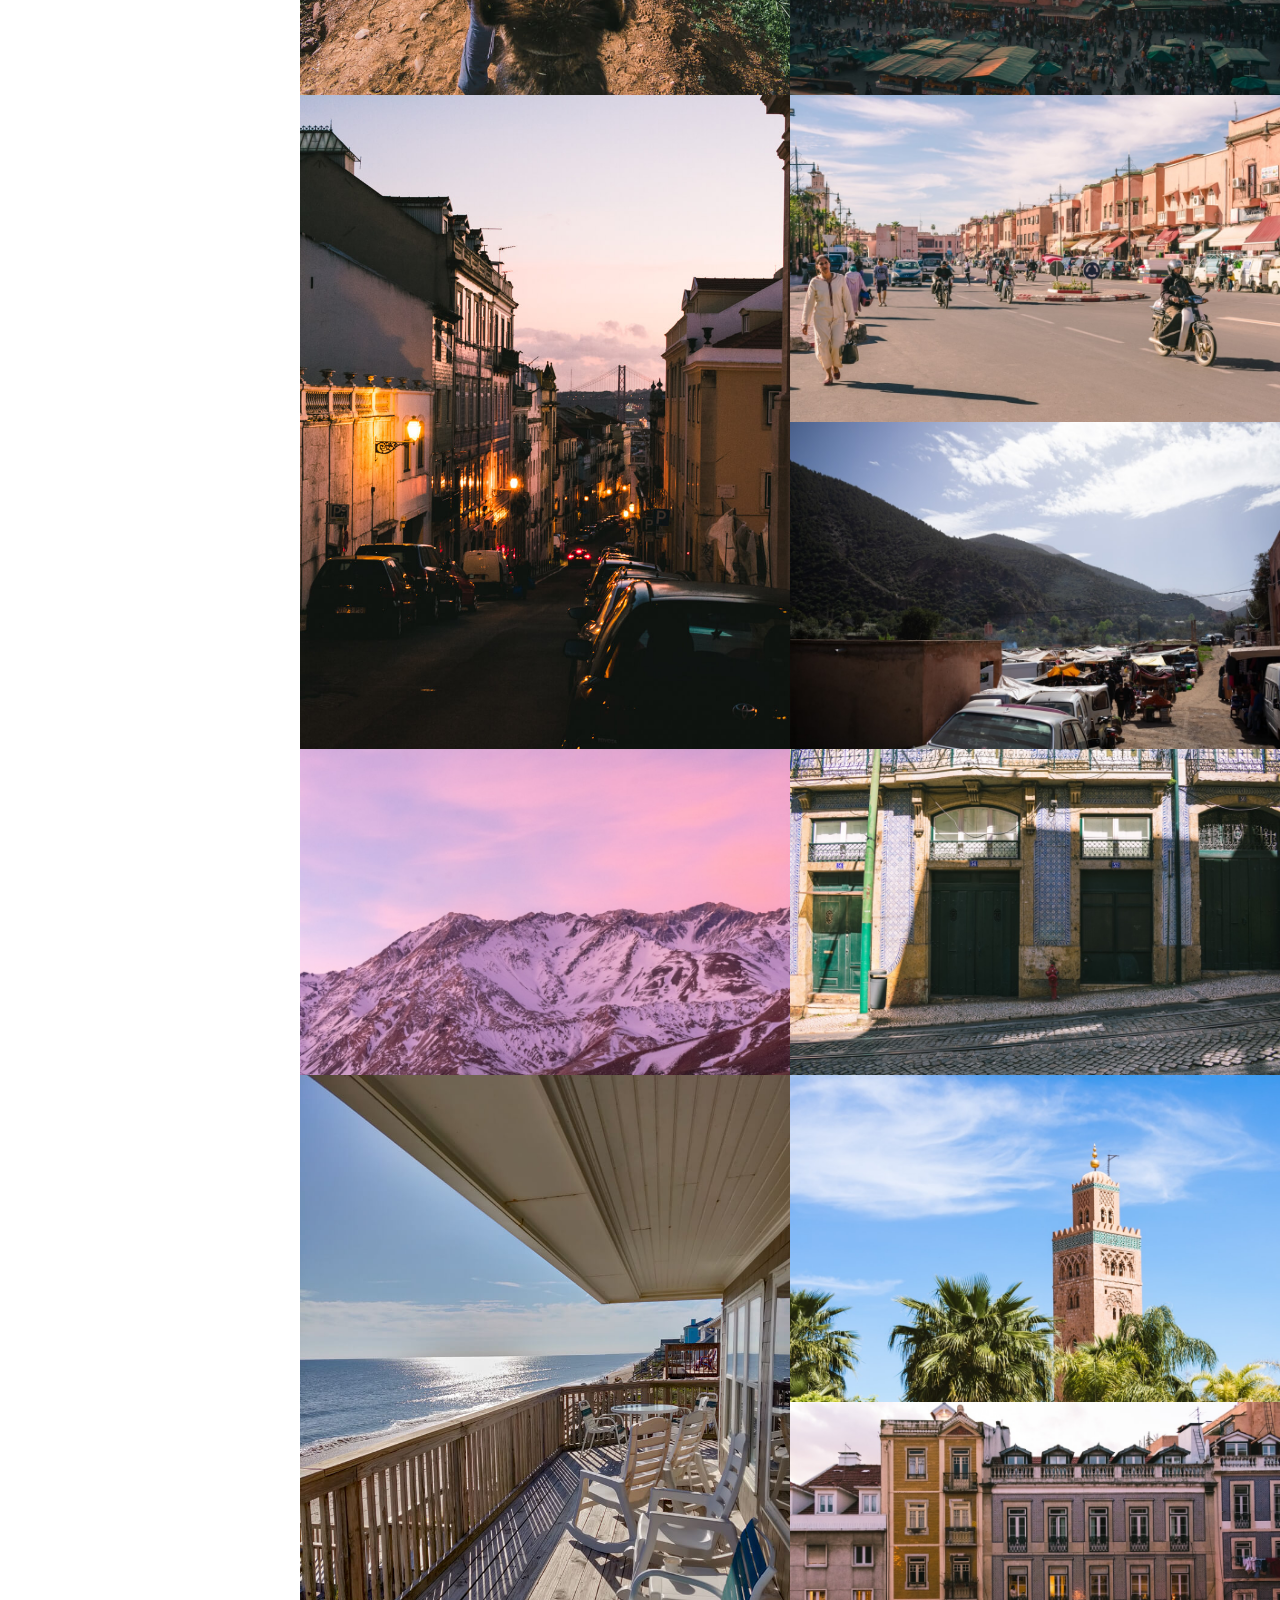
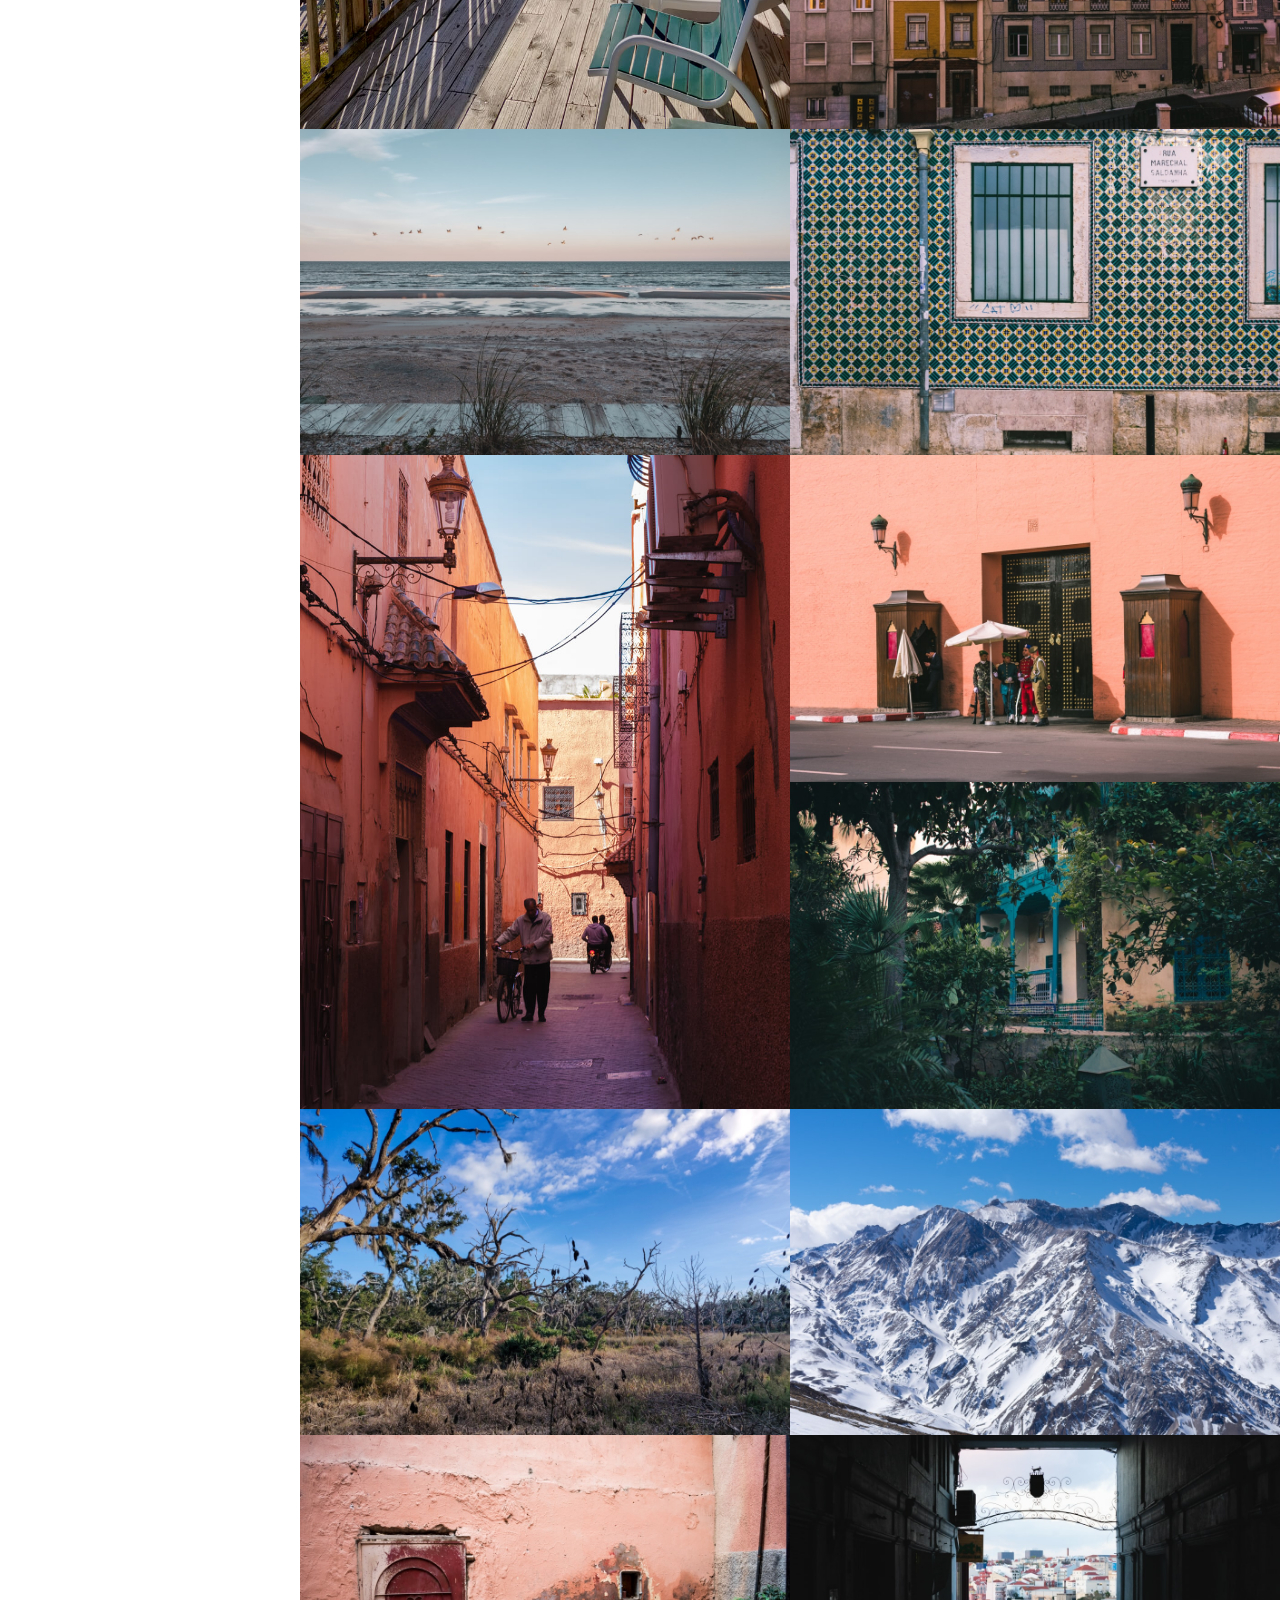
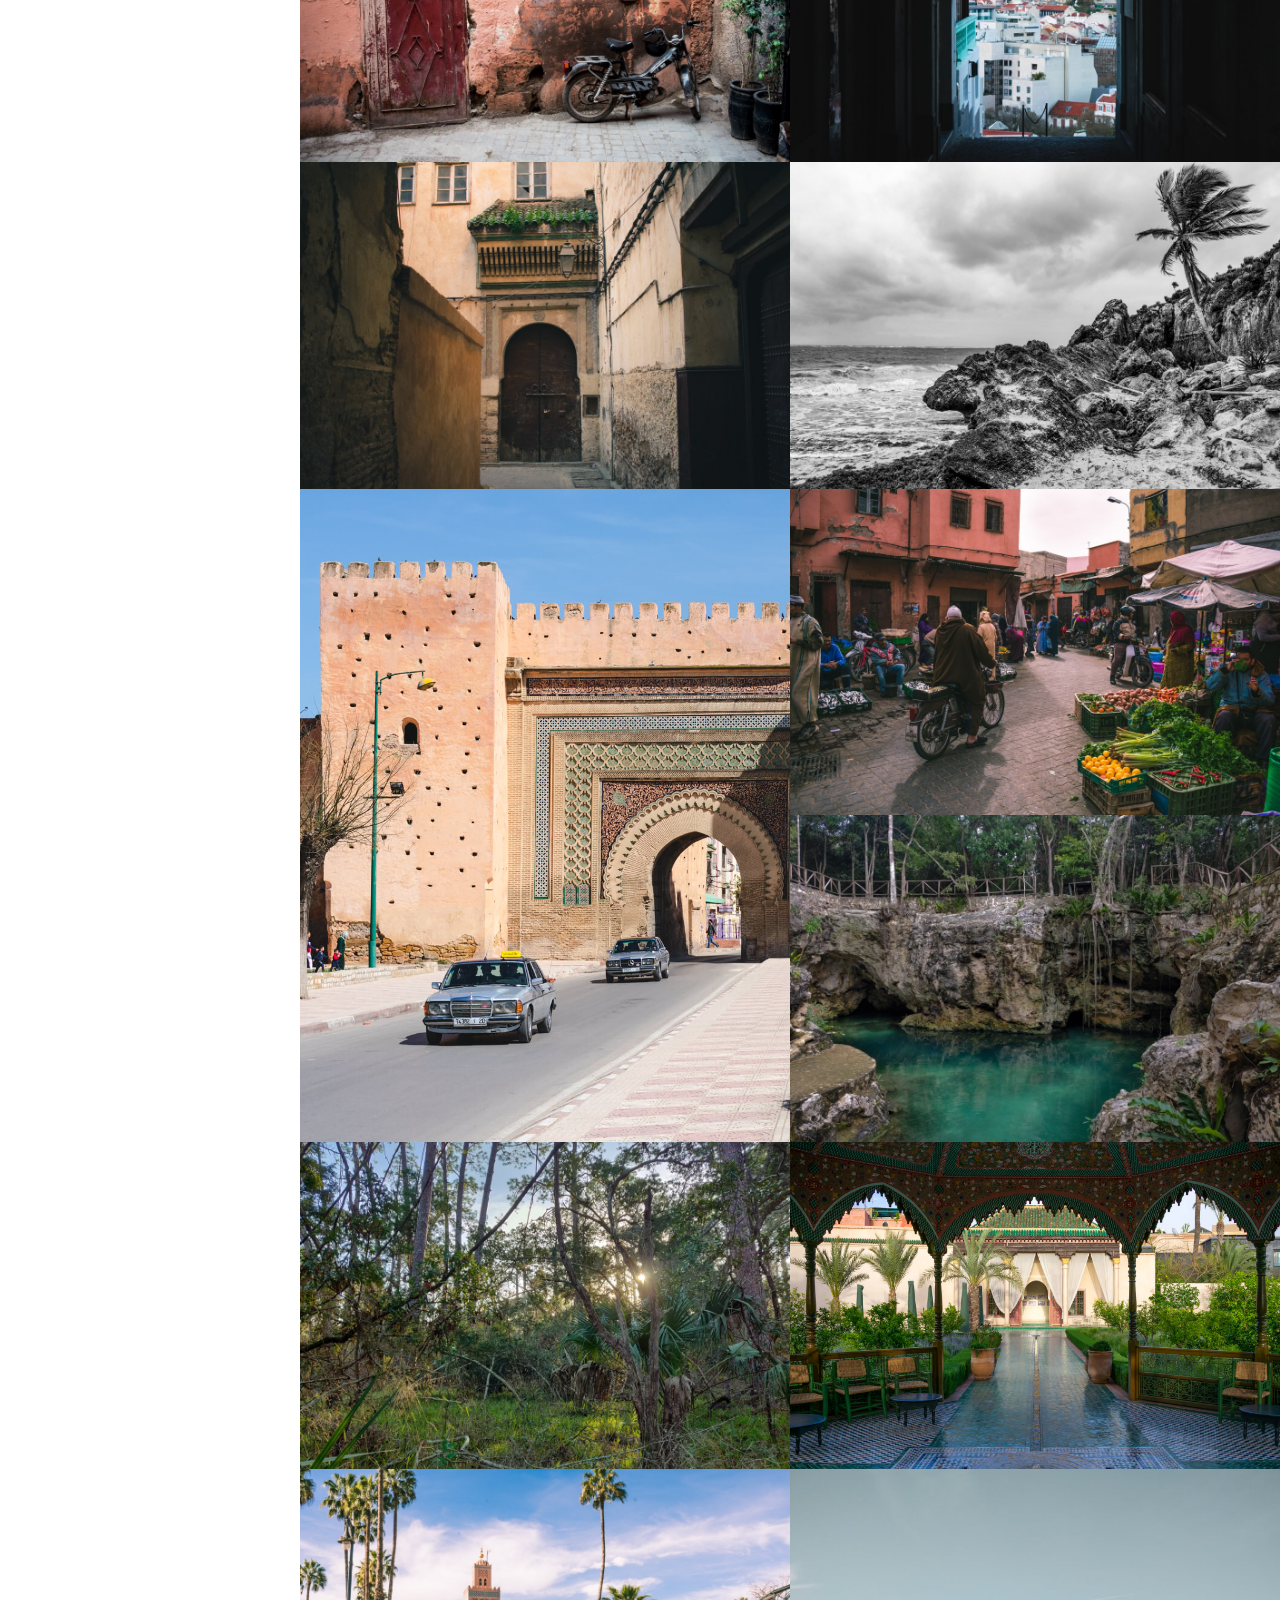
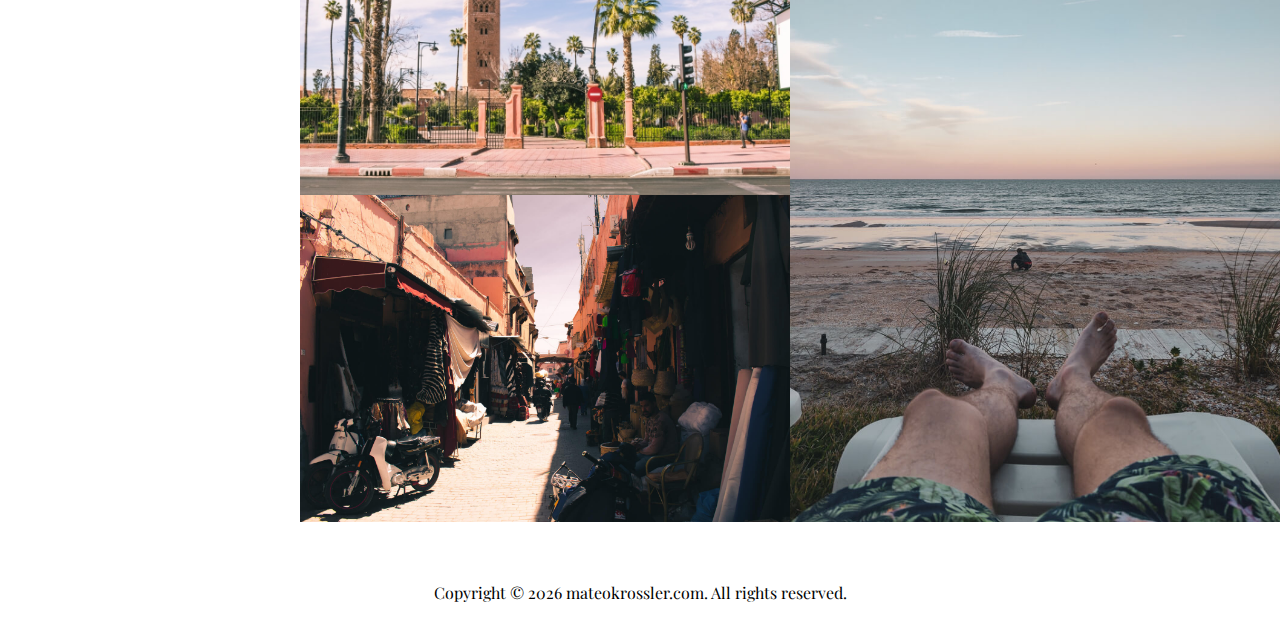
<file: examples/portfolio/index.html>
<!doctype html>
<html class="no-js" lang="">

<head>
  <meta charset="utf-8">
  <meta http-equiv="x-ua-compatible" content="ie=edge">
  <title>Mateo Krössler's Portfolio</title>
  <meta name="description" content="Photography Portfolio by Mateo Krössler">
  <meta name="viewport" content="width=device-width, initial-scale=1, shrink-to-fit=no">
  <link rel="manifest" href="site.webmanifest">
  <link rel="apple-touch-icon" href="icon.png">

  <link href="https://fonts.googleapis.com/css?family=Playfair+Display:400,700,900" rel="stylesheet">

  <link rel="stylesheet" href="css/normalize.css">
  <link rel="stylesheet" href="magnific-popup/mp-css.css">
  <link rel="stylesheet" href="css/main.css">
</head>

<body class="loading">
  <!--PRELOADER-->
  <div class="preloader">
    <div class="preloader-circle"></div>
    <div class="preloader-circle"></div>
    <div class="preloader nombre">
      <h1>Mateo Krössler</h1>
      <h3>Photography</h3>
      <a href="https://www.instagram.com/tengomasfotos/" style="font-weight:bold;font-size:1em">@tengomasfotos</a>
    </div>
  </div>
  <!---->
  <aside>
    <div class="nombre">
      <h1>Mateo Krössler</h1>
      <h3>Photography</h3>
      <a href="https://www.instagram.com/tengomasfotos/" style="font-weight:bold;font-size:1em">@tengomasfotos</a>
    </div>
    <nav id="sidebar">
      <ul>
        <li><a href="index.html">Home</a></li>
        <li><a href="me.html">Who am I</a></li>
        <li><a href="contact.html">Contact</a></li>
      </ul>
    </nav>
    <div class="burger-menu" onclick="toggleSidebar()">
      <div id="bm-1"></div>
      <div id="bm-2"></div>
      <div id="bm-3"></div>
    </div>
  </aside>

  <main class="container">
    <div class="nombre">
      <h1>Mateo Krössler</h1>
      <h3>Photography</h3>
    </div>
    <div class="column">
      <a class="gallery-item" href="img/original/01.jpg"><img src="img/01-min.jpg" alt=""></a>
      <a class="gallery-item" href="img/original/10.jpg"><img src="img/10-min.jpg" alt=""></a>
      <a class="gallery-item" href="img/original/29.jpg"><img src="img/29-min.jpg" alt=""></a>
      <a class="gallery-item" href="img/original/16.jpg"><img src="img/16-min.jpg" alt=""></a>
      <a class="gallery-item" href="img/original/05.jpg"><img src="img/05-min.jpg" alt=""></a>
    </div>
    <div class="column">
      <a class="gallery-item" href="img/original/31.jpg"><img src="img/31-min.jpg" alt=""></a>
      <a class="gallery-item" href="img/original/13.jpg"><img src="img/13-min.jpg" alt=""></a>
      <a class="gallery-item" href="img/original/14.jpg"><img src="img/14-min.jpg" alt=""></a>
      <a class="gallery-item" href="img/original/15.jpg"><img src="img/15-min.jpg" alt=""></a>
      <a class="gallery-item" href="img/original/08.jpg"><img src="img/08-min.jpg" alt=""></a>
      <a class="gallery-item" href="img/original/17.jpg"><img src="img/17-min.jpg" alt=""></a>
    </div>
    <div class="column">
      <a class="gallery-item" href="img/original/23.jpg"><img src="img/23-min.jpg" alt=""></a>
      <a class="gallery-item" href="img/original/24.jpg"><img src="img/24-min.jpg" alt=""></a>
      <a class="gallery-item" href="img/original/25.jpg"><img src="img/25-min.jpg" alt=""></a>
      <a class="gallery-item" href="img/original/33.jpg"><img src="img/33-min.jpg" alt=""></a>
      <a class="gallery-item" href="img/original/27.jpg"><img src="img/27-min.jpg" alt=""></a>
    </div>
    <div class="column">
      <a class="gallery-item" href="img/original/06.jpg"><img src="img/06-min.jpg" alt=""></a>
      <a class="gallery-item" href="img/original/07.jpg"><img src="img/07-min.jpg" alt=""></a>
      <a class="gallery-item" href="img/original/04.jpg"><img src="img/04-min.jpg" alt=""></a>
      <a class="gallery-item" href="img/original/02.jpg"><img src="img/02-min.jpg" alt=""></a>
      <a class="gallery-item" href="img/original/11.jpg"><img src="img/11-min.jpg" alt=""></a>
      <a class="gallery-item" href="img/original/20.jpg"><img src="img/20-min.jpg" alt=""></a>
      <a class="gallery-item" href="img/original/22.jpg"><img src="img/22-min.jpg" alt=""></a>
    </div>
    <div class="column">
      <a class="gallery-item" href="img/original/18.jpg"><img src="img/18-min.jpg" alt=""></a>
      <a class="gallery-item" href="img/original/19.jpg"><img src="img/19-min.jpg" alt=""></a>
      <a class="gallery-item" href="img/original/21.jpg"><img src="img/21-min.jpg" alt=""></a>
      <a class="gallery-item" href="img/original/28.jpg"><img src="img/28-min.jpg" alt=""></a>
      <a class="gallery-item" href="img/original/09.jpg"><img src="img/09-min.jpg" alt=""></a>
      <a class="gallery-item" href="img/original/34.jpg"><img src="img/34-min.jpg" alt=""></a>
    </div>
    <div class="column">
      <a class="gallery-item" href="img/original/03.jpg"><img src="img/03-min.jpg" alt=""></a>
      <a class="gallery-item" href="img/original/30.jpg"><img src="img/30-min.jpg" alt=""></a>
      <a class="gallery-item" href="img/original/12.jpg"><img src="img/12-min.jpg" alt=""></a>
      <a class="gallery-item" href="img/original/32.jpg"><img src="img/32-min.jpg" alt=""></a>
      <a class="gallery-item" href="img/original/35.jpg"><img src="img/35-min.jpg" alt=""></a>
      <a class="gallery-item" href="img/original/26.jpg"><img src="img/26-min.jpg" alt=""></a>
    </div>

  </main>


  <footer class="clearfix footer">
    <p>Copyright © <span class="year">2019</span> <a href="https://en.mateokrossler.com">mateokrossler.com</a>. All
      rights reserved.</p>
  </footer>


  <script src="js/modernizr-3.6.0.min.js"></script>
  <script src="https://cdnjs.cloudflare.com/ajax/libs/jquery/2.2.4/jquery.min.js"></script>
  <script src="magnific-popup/mp-js.js"></script>
  <script src="js/plugins.js"></script>
  <script src="js/main.js"></script>

</body>

</html>
</file>
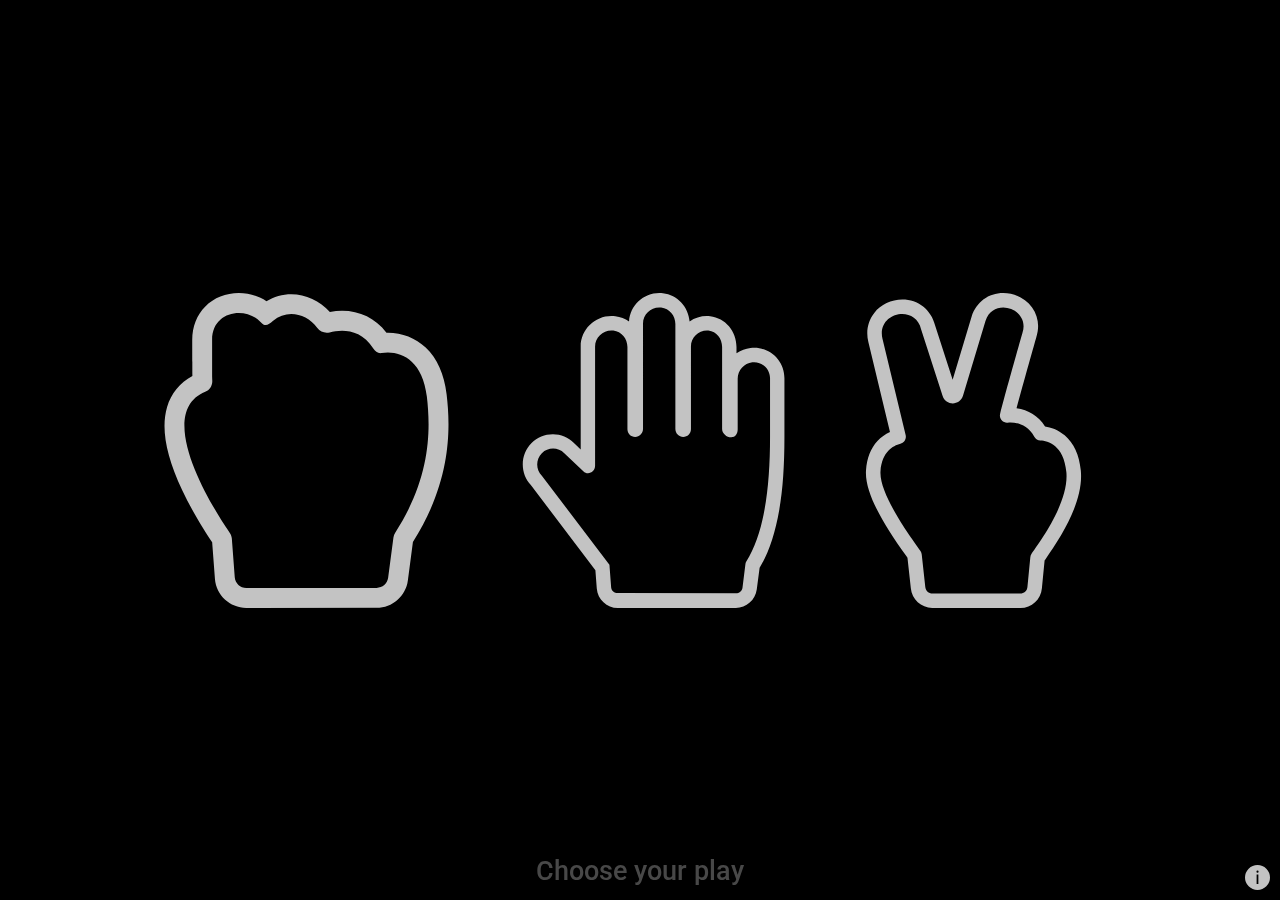
<file: examples/rps/index.html>
﻿<!doctype html>
<html class="no-js" lang="">

  <head>
    <meta charset="utf-8">
    <meta http-equiv="x-ua-compatible" content="ie=edge">
    <title>Rock, Paper, Scissors</title>
    <meta name="description" content="Rock, Paper, Scissors game by Mateo Krössler">
    <meta name="viewport" content="width=device-width, initial-scale=1, shrink-to-fit=no">

    <link rel="manifest" href="site.webmanifest">
    <link rel="apple-touch-icon" href="icon.png">


    <link rel="stylesheet" href="css/normalize.css">
    <link href="https://fonts.googleapis.com/css?family=Roboto:400,500" rel="stylesheet">
    <link rel="stylesheet" href="css/main.css">
  </head>

  <body class="loading">
    <!--PRELOADER-->
    <div class="preloader">
        <div class="preloader-circle"></div>
        <div class="preloader-circle"></div>
      </div>
    <!---->
    <main>
      <section class="item-container">
        <div class="item-content">
          <div><img class="item" onclick="play('Rock')" src="img/rock.svg"></div>
          <div><img class="item" onclick="play('Paper')" src="img/paper.svg"></div>
          <div><img class="item" onclick="play('Scissors')" src="img/scissors.svg"></div>
        </div>
        
      </section>
      <section class='text'>
        <h2 id="choice">Choose your play</h2>
        <h1 id="result"></h1>
      </section>
      <section class='counter'>
        <h2></h2>
      </section>
      <section class='info-button'>
        <img src="img/i.svg" alt="info" >
      </section>
      <section class='info' >
        <div>
          <p>Game made for fun on christmas vacation 2019 at Ponte Vedra Beach, FL, USA.</p>
          <div><img src="img/me-min.jpg" alt="me on the beach"></div>
          <p>You can contact me at <a href="mailto:mateokrossler@gmail.com"><b> mateokrossler@gmail.com</b></a>, check out my <a href="https://www.en.mateokrossler.com" target=“_blank”><b>main site</b></a> or my <a href="https://www.linkedin.com/in/mateokrossler/?locale=en_US" target=“_blank”><b>linkedin profile</b></a></p>
          
          <p class='small-text'>Copyright © <span class="year">2019</span> <a href="https://www.en.mateokrossler.com">mateokrossler.com.</a> All rights reserved. Icons made by <a href="https://www.freepik.com/" title="Freepik">Freepik</a> from <a href="https://www.flaticon.com/" 			    title="Flaticon">www.flaticon.com</a> is licensed by <a href="http://creativecommons.org/licenses/by/3.0/"title="Creative Commons BY 3.0" target="_blank">CC 3.0 BY</a></p>
        </div>
      </section>
    </main>
    <footer>

    </footer>






    <script src="js/modernizr-3.6.0.min.js"></script>
    <script src="https://cdnjs.cloudflare.com/ajax/libs/jquery/2.2.4/jquery.min.js"></script>
    <script src="js/plugins.js"></script>
    <script src="js/main.js"></script>
  </body>

</html>
</file>
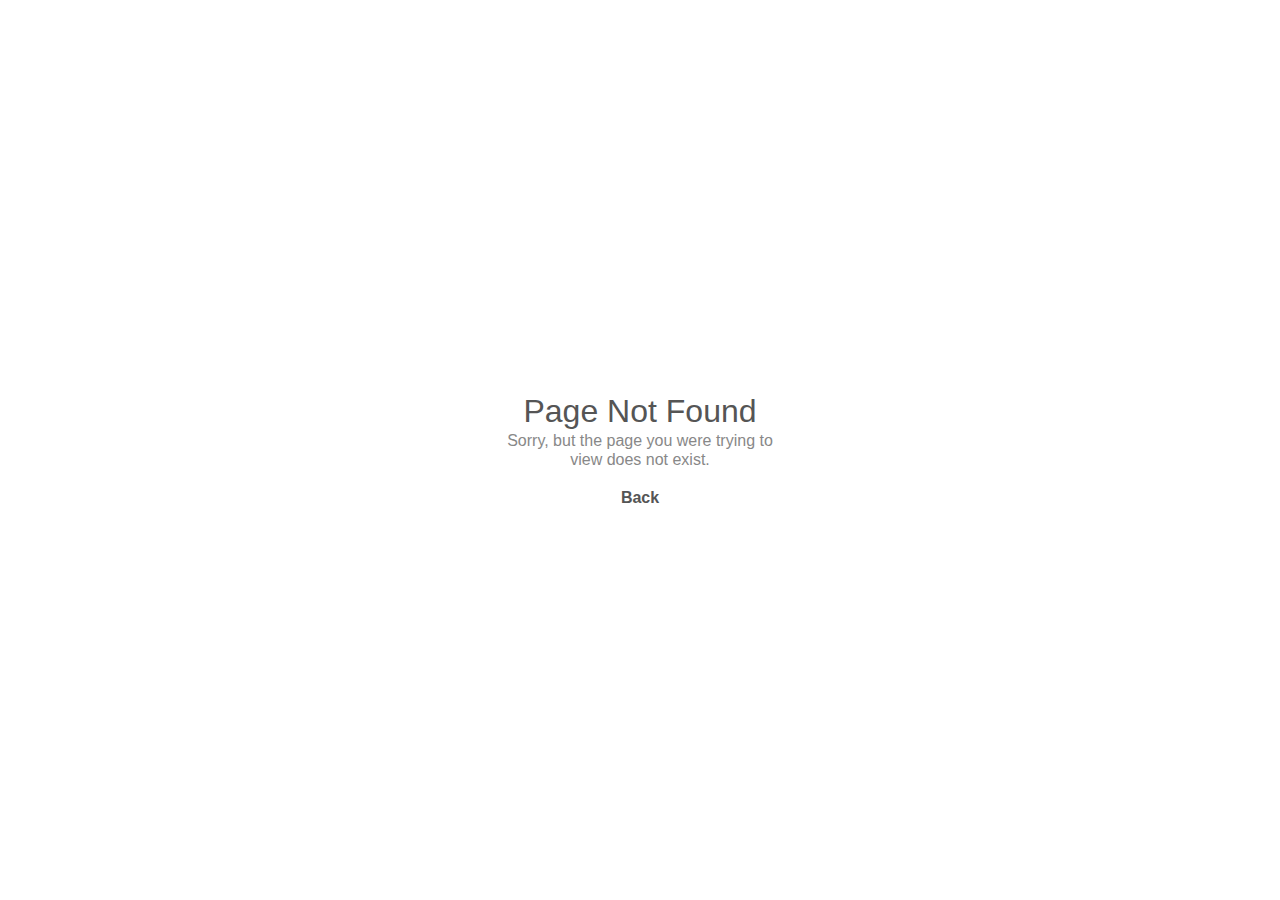
<file: 404-en.html>
<!doctype html>
<html lang="en">
<head>
    <meta charset="utf-8">
    <title>Page Not Found</title>
    <meta name="viewport" content="width=device-width, initial-scale=1">
    <style>

        * {
            line-height: 1.2;
            margin: 0;
        }

        html {
            color: #888;
            display: table;
            font-family: sans-serif;
            height: 100%;
            text-align: center;
            width: 100%;
        }

        body {
            display: table-cell;
            vertical-align: middle;
            margin: 2em auto;
        }

        h1 {
            color: #555;
            font-size: 2em;
            font-weight: 400;
        }

        p{
            margin: 0 auto;
            width: 280px;
        }

        a{
            text-decoration: none;
            color: #555;
        }

        @media only screen and (max-width: 280px) {

            body, p {
                width: 95%;
            }

            h1 {
                font-size: 1.5em;
                margin: 0 0 0.3em;
            }

        }

    </style>
</head>
<body>
    <h1>Page Not Found</h1>
    <p>Sorry, but the page you were trying to view does not exist.</p>
    <br>
    <a href="index.html" aria-label="go to main site"><strong>Back</strong></a>
</body>
</html>
<!-- IE needs 512+ bytes: https://blogs.msdn.microsoft.com/ieinternals/2010/08/18/friendly-http-error-pages/ -->
</file>
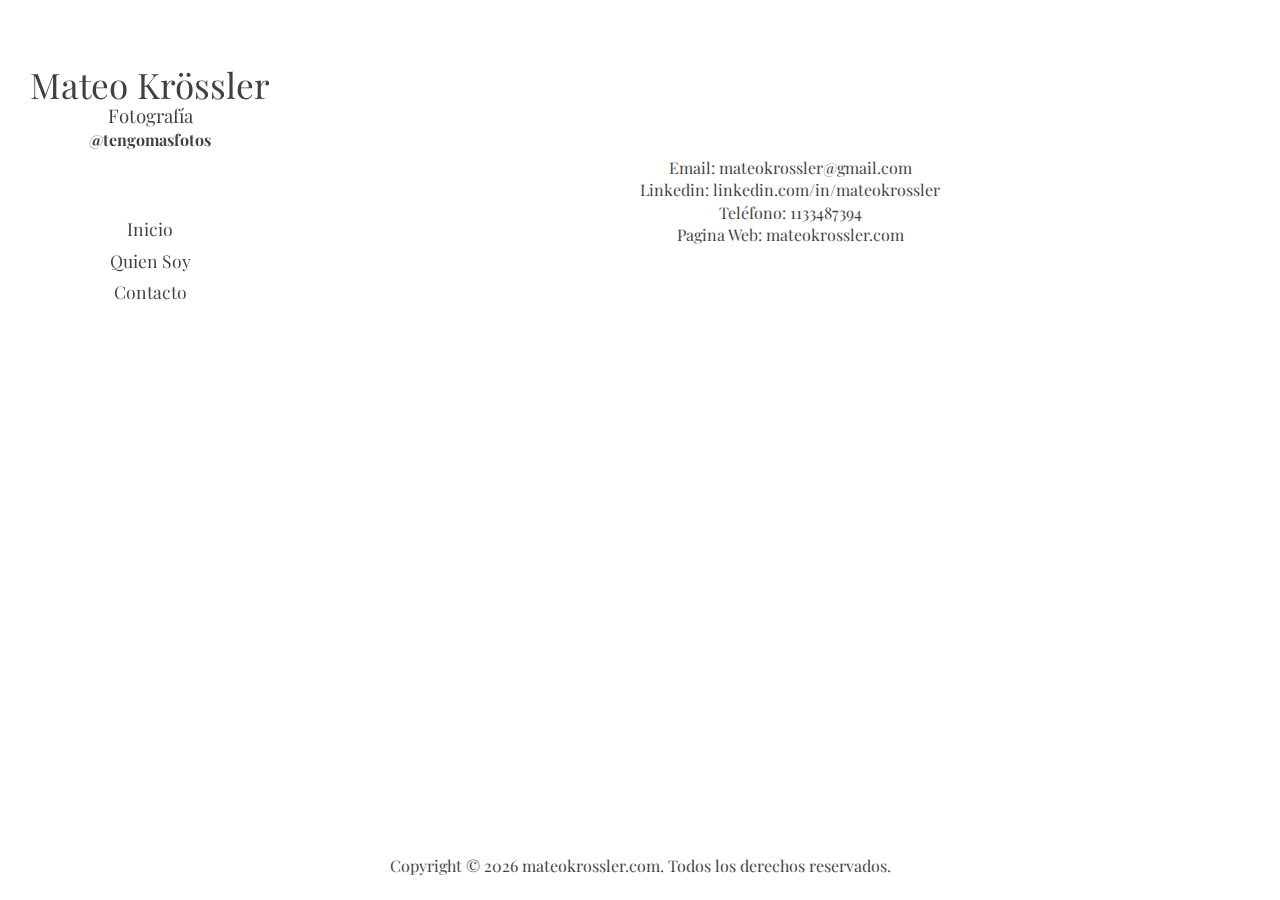
<file: ejemplos/fotografia/contacto.html>
<!doctype html>
<html class="no-js" lang="">

<head>
  <meta charset="utf-8">
  <meta http-equiv="x-ua-compatible" content="ie=edge">
  <title>Contacto - Portfolio de Mateo Krössler</title>
  <meta name="description" content="Portfolio de Fotografía de Mateo Krössler">
  <meta name="viewport" content="width=device-width, initial-scale=1, shrink-to-fit=no">

  <link rel="manifest" href="site.webmanifest">
  <link rel="apple-touch-icon" href="icon.png">

  <link href="https://fonts.googleapis.com/css?family=Playfair+Display:400,700,900" rel="stylesheet">
  <link rel="stylesheet" href="css/normalize.css">

  <link rel="stylesheet" href="css/main.css">
</head>

<body class="loading">
  <!--PRELOADER-->
  <div class="preloader">
    <div class="preloader-circle"></div>
    <div class="preloader-circle"></div>
    <div class="preloader nombre">
      <h1>Mateo Krössler</h1>
      <h3>Fotografía</h3>
      <a href="https://www.instagram.com/tengomasfotos/" style="font-weight:bold;font-size:1em">@tengomasfotos</a>
    </div>
  </div>
  <!---->
  <aside>
    <div class="nombre">
      <h1>Mateo Krössler</h1>
      <h3>Fotografía</h3>
      <a href="https://www.instagram.com/tengomasfotos/" style="font-weight:bold;font-size:1em">@tengomasfotos</a>
    </div>
    <nav id="sidebar">
      <ul>
        <li><a href="index.html">Inicio</a></li>
        <li><a href="quien-soy.html">Quien Soy</a></li>
        <li><a href="contacto.html">Contacto</a></li>
      </ul>
    </nav>
    <div class="burger-menu" onclick="toggleSidebar()">
      <div id="bm-1"></div>
      <div id="bm-2"></div>
      <div id="bm-3"></div>
    </div>
  </aside>

  <main class="container">
    <div class="nombre alt">
      <h1>Mateo Krössler</h1>
      <h3>Fotografía</h3>
    </div>
    <div class="contacto">
      <p>Email: <a href="mailto:mateokrossler@gmail.com"> mateokrossler@gmail.com</a></p>
      <p>Linkedin: <a href="https://www.linkedin.com/in/mateokrossler" target=“_blank”>linkedin.com/in/mateokrossler</a>
      </p>
      <p>Teléfono: 1133487394</p>
      <p>Pagina Web: <a href="../../index.html" target=“_blank”>mateokrossler.com</a></p>
    </div>

  </main>

  <footer class="clearfix footer">
    <p>Copyright © <span class="year">2019</span> <a href="../../index.html">mateokrossler.com</a>. Todos los derechos
      reservados.</p>
  </footer>


  <script src="js/modernizr-3.6.0.min.js"></script>
  <script src="https://cdnjs.cloudflare.com/ajax/libs/jquery/2.2.4/jquery.min.js"></script>
  <script src="js/plugins.js"></script>
  <script src="js/main.js"></script>
</body>

</html>
</file>
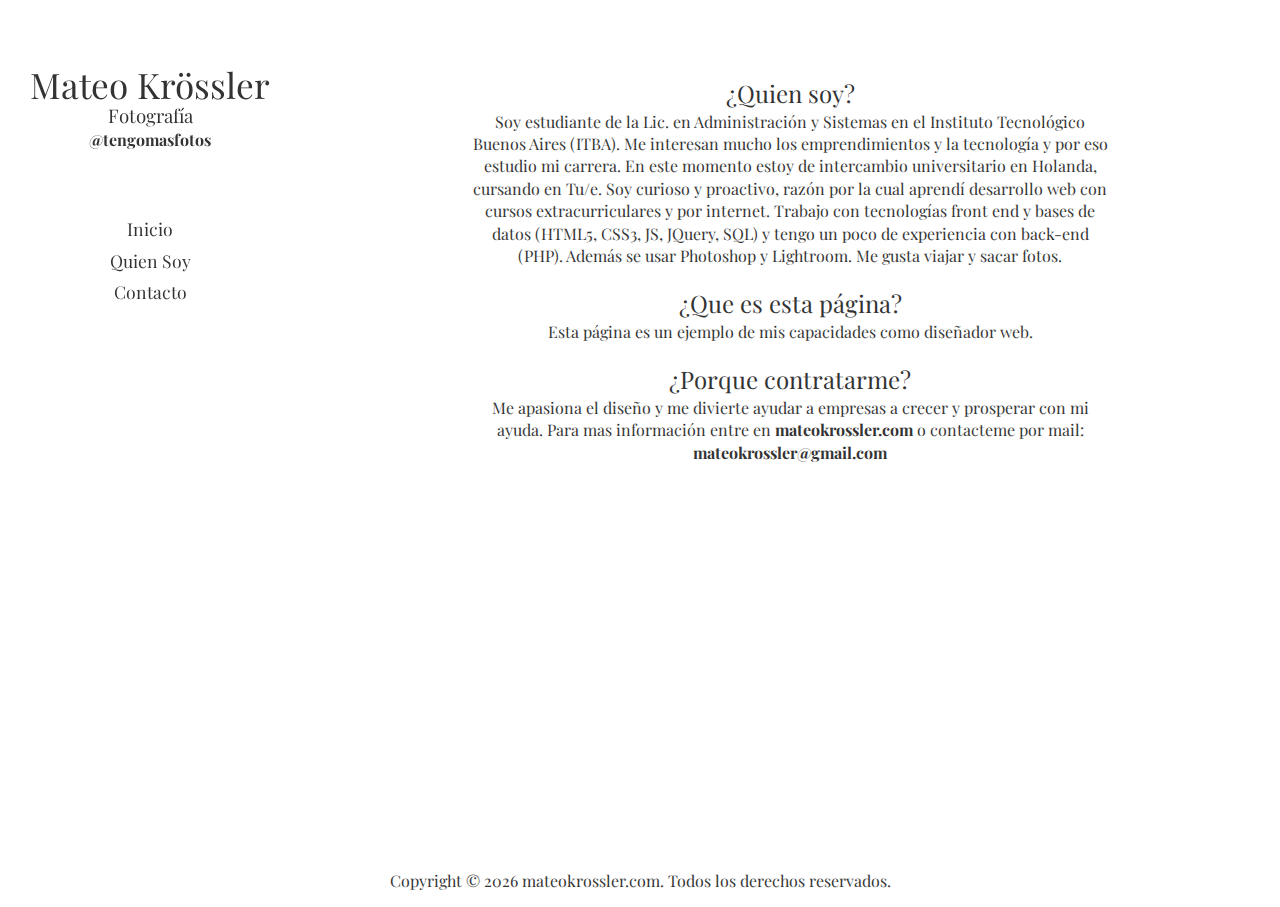
<file: ejemplos/fotografia/quien-soy.html>
<!doctype html>
<html class="no-js" lang="">

<head>
  <meta charset="utf-8">
  <meta http-equiv="x-ua-compatible" content="ie=edge">
  <title>Quien Soy - Portfolio de Mateo Krössler</title>
  <meta name="description" content="Portfolio de Fotografía de Mateo Krössler">
  <meta name="viewport" content="width=device-width, initial-scale=1, shrink-to-fit=no">

  <link rel="manifest" href="site.webmanifest">
  <link rel="apple-touch-icon" href="icon.png">

  <link href="https://fonts.googleapis.com/css?family=Playfair+Display:400,700,900" rel="stylesheet">
  <link rel="stylesheet" href="css/normalize.css">

  <link rel="stylesheet" href="css/main.css">
</head>


<body class="loading">
  <!--PRELOADER-->
  <div class="preloader">
    <div class="preloader-circle"></div>
    <div class="preloader-circle"></div>
    <div class="preloader nombre">
      <h1>Mateo Krössler</h1>
      <h3>Fotografía</h3>
      <a href="https://www.instagram.com/tengomasfotos/" style="font-weight:bold;font-size:1em">@tengomasfotos</a>
    </div>
  </div>
  <!---->
  <aside>
    <div class="nombre">
      <h1>Mateo Krössler</h1>
      <h3>Fotografía</h3>
      <a href="https://www.instagram.com/tengomasfotos/" style="font-weight:bold;font-size:1em">@tengomasfotos</a>
    </div>
    <nav id="sidebar">
      <ul>
        <li><a href="index.html">Inicio</a></li>
        <li><a href="quien-soy.html">Quien Soy</a></li>
        <li><a href="contacto.html">Contacto</a></li>
      </ul>
    </nav>
    <div class="burger-menu" onclick="toggleSidebar()">
      <div id="bm-1"></div>
      <div id="bm-2"></div>
      <div id="bm-3"></div>
    </div>
  </aside>

  <main class="container">
    <div class="nombre alt">
      <h1>Mateo Krössler</h1>
      <h3>Fotografía</h3>
    </div>
    <div class="quien-soy">
      <h2>¿Quien soy?</h2>
      <p>
        Soy estudiante de la Lic. en Administración y Sistemas en el Instituto Tecnológico Buenos Aires (ITBA). Me
        interesan mucho los emprendimientos y la tecnología y por eso estudio mi carrera. En este momento estoy de intercambio universitario en Holanda, cursando en Tu/e. 
        Soy curioso y proactivo, razón por la cual aprendí desarrollo web con cursos extracurriculares y por internet.
        Trabajo con tecnologías front end y bases de datos (HTML5, CSS3, JS, JQuery, SQL) y tengo un poco de experiencia con back-end (PHP). Además se usar Photoshop y Lightroom.
        Me gusta viajar y sacar fotos.
      </p>
      <h2>¿Que es esta página?</h2>
      <p>Esta página es un ejemplo de mis capacidades como diseñador web. </p>
      <h2>¿Porque contratarme?</h2>
      <p class="hide">Me apasiona el diseño y me divierte ayudar a empresas a crecer y prosperar con mi ayuda. Para mas
        información entre en <a href="../../index.html" target=“_blank”><b>mateokrossler.com</b></a> o contacteme por
        mail: <a href="mailto:mateokrossler@gmail.com"><b> mateokrossler@gmail.com</b></a></p>
    </div>

  </main>

  <footer class="clearfix footer">
    <p>Copyright © <span class="year">2019</span> <a href="../../index.html">mateokrossler.com</a>. Todos los derechos
      reservados.</p>
  </footer>


  <script src="js/modernizr-3.6.0.min.js"></script>
  <script src="https://cdnjs.cloudflare.com/ajax/libs/jquery/2.2.4/jquery.min.js"></script>
  <script src="js/plugins.js"></script>
  <script src="js/main.js"></script>
</body>

</html>
</file>
<file: ejemplos/fotografia/css/main.css>
/*! HTML5 Boilerplate v6.1.0 | MIT License | https://html5boilerplate.com/ */

/*
 * What follows is the result of much research on cross-browser styling.
 * Credit left inline and big thanks to Nicolas Gallagher, Jonathan Neal,
 * Kroc Camen, and the H5BP dev community and team.
 */

/* ==========================================================================
   Base styles: opinionated defaults
   ========================================================================== */


html {
  color: #222;
  font-size: 1em;
  line-height: 1.4;
  scroll-behavior: smooth;
}

/*
 * Remove text-shadow in selection highlight:
 * https://twitter.com/miketaylr/status/12228805301
 *
 * Vendor-prefixed and regular ::selection selectors cannot be combined:
 * https://stackoverflow.com/a/16982510/7133471
 *
 * Customize the background color to match your design.
 */

::-moz-selection {
  background: #b3d4fc;
  text-shadow: none;
}

::selection {
  background: #b3d4fc;
  text-shadow: none;
}

/*
 * A better looking default horizontal rule
 */

hr {
  display: block;
  height: 1px;
  border: 0;
  border-top: 1px solid #ccc;
  margin: 1em 0;
  padding: 0;
}

/*
 * Remove the gap between audio, canvas, iframes,
 * images, videos and the bottom of their containers:
 * https://github.com/h5bp/html5-boilerplate/issues/440
 */

audio, canvas, iframe, img, svg, video {
  vertical-align: middle;
}

/*
 * Remove default fieldset styles.
 */

fieldset {
  border: 0;
  margin: 0;
  padding: 0;
}

/*
 * Allow only vertical resizing of textareas.
 */

textarea {
  resize: vertical;
}

/* ==========================================================================
   Browser Upgrade Prompt
   ========================================================================== */

.browserupgrade {
  margin: 0.2em 0;
  background: #ccc;
  color: #000;
  padding: 0.2em 0;
}

/* ==========================================================================
   Author's custom styles
   ========================================================================== */
html {
  box-sizing: border-box;
}
*{
  transition: all .4s ease;
}
*, *:before, *:after {
  box-sizing: inherit;
}
*, h1, h2, h3 {
  margin: 0;
  padding: 0;
}
html, body {
  width: 100%;
  height:100%
}
h1, h2, h3, p, li, a,input,textarea,.lb-data/*lightbox*/, .lb-number/*lightbox*/,button {
  font-family: 'Playfair Display', serif;
  color:black;
  font-weight: 400;
}
li{
  list-style: none;
}
a {
  text-decoration: none;
  transition: all .2s ease;
  -webkit-touch-callout: none;
  -webkit-user-select: none;
  -moz-user-select: none;
  -ms-user-select: none;
  user-select: none; 
  outline: none;
  -webkit-tap-highlight-color: rgba(0, 0, 0, 0);}
a.black{
    color:black;
}
a:hover{
    color:rgba(0, 173, 181,1)!important;
}
img{
  user-select: none;
  -moz-user-select: none;
  -khtml-user-select: none;
  -webkit-user-select: none;
  -o-user-select: none;
  outline: none;
}
/**PRELOADER**/
.loading {
  overflow: hidden;
  height: 100vh;
}
.preloader {
  position: absolute;
  top: 0;
  left: 0;
  width: 100%;
  height: 100%;
  z-index: 9999;
  background-color: white;
}
.preloader-circle{
  position: fixed;
  left: calc(50% - 25px);
  top: calc(50% - 25px);
  opacity: 0;
  width: 50px;
  height: 50px;
  background-color: black;
  border-radius: 50px;
  z-index:21;
}
.preloader-circle:first-child{
  animation: loader 2s infinite cubic-bezier(0, 0, 0.32, 1.08);
}
.preloader-circle:nth-child(2){
  animation: loader 2s 1s infinite cubic-bezier(0, 0, 0.32, 1.08);
}
@keyframes loader {
  0%{
      opacity: 0.5;
      -webkit-transform: scale(0);
      transform: scale(0);
  }
  100%{
      opacity: 0;
      -webkit-transform: scale(1);
      transform: scale(1);
  }
}
/*especifico preloader de esta pagina*/
.preloader.nombre{
  text-align: center;
  position: fixed;
  top: calc(50% - 130px);
  z-index:10000;
  background: none;
  opacity: 0;
  animation: fadeIn 3s 0.3s forwards;
}
@keyframes fadeIn {
  0%{
      opacity: 0;
  }
  100%{
      opacity: 1;
  }
}

/*ASIDE*/
aside{
  width:300px;
  position: fixed;
  text-align: center;
}

aside div.nombre{
  padding-top: 60px;
}
.nombre{
  width:100%;
}
.nombre h1{
  font-size: 2.2em;
}
.nombre h3{
  margin-top: -6px;
}

aside nav{
  margin-top: 60px;
}
aside nav ul li {
  font-size: 1.1em;
  line-height: 1.8em;
  user-select: none;
  -moz-user-select: none;
  -khtml-user-select: none;
  -webkit-user-select: none;
  -o-user-select: none;
  outline: none;
}
/*MAIN*/
main{
  margin-left: 300px;
  padding-top: 62px;
  text-align: center;
  display: -ms-flexbox; /* IE10 */
  display: flex;
  -ms-flex-wrap: wrap; /* IE10 */
  flex-wrap: wrap;
}
main .nombre{
  display:none;
  padding: 35vh 0;
}
main .nombre.alt{
  padding: 20vh 0;
}
.column {
  -ms-flex: 33.3%; /* IE10 */
  flex: 33.3%;
  max-width: 33.3%;
}

.column img {
  vertical-align: middle;
  width: 100%;
  cursor: pointer;
  user-select: none;
  -moz-user-select: none;
  -khtml-user-select: none;
  -webkit-user-select: none;
  -o-user-select: none;
  outline: none;
}

/*dos columnas*/
@media screen and (max-width: 1600px) {
  .column {
    -ms-flex: 50%;
    flex: 50%;
    max-width: 50%;
  }
}

/*una columna*/
@media screen and (max-width: 1000px) {
  .column {
    -ms-flex: 100%;
    flex: 100%;
    max-width: 100%;
  }
}
/*padding en celulares*/
@media screen and (max-width: 480px) {
  .column img{
    padding-bottom:15px;
  }
}
@media only screen and (min-width:800px){
  a.overlay:hover{
    opacity: 0.5;
  }  
}


/*MENU RESPONSIVE*/
@media only screen and (max-width:800px){
  #sidebar{
    margin:0px!important;
    height: 100vh;
    width:300px;
    position: fixed;
    background-color: white;
    top:0;
    right: -320px;
    -webkit-box-shadow: 0px 0px 10px 1px rgba(0,0,0,0.64);
    -moz-box-shadow: 0px 0px 10px 1px rgba(0,0,0,0.64);
    box-shadow: 0px 0px 10px 1px rgba(0,0,0,0.64);
  }
  main{
    margin-left:0px;
    padding-top: 0px;
  }
  #sidebar.active {
    right:0%;
  }
  nav ul {
    margin-top: 100px;
  }
  nav ul li a{
    font-size: 1.3em;
    line-height: 3em;
  }
  aside .nombre{
    display: none;
  }
  main .nombre{
    display:block;
  }
}
@media only screen and (max-width:320px){
  #sidebar{
      width:100%;
      right: -105%;
  }
  #sidebar.active {
      right:0%;
  }
}
/*BM*/
.burger-menu{
  display: none;
}
@media only screen and (max-width:800px){
  .burger-menu{
    display: block;
    margin: 30px 25px 10px 10px;
    cursor: pointer;
    height: 36px;
    position: fixed;
    top: 0%;
    right: 0%;
    z-index: 11;
    padding: 0 5px;
    border-radius: 1px;
    user-select: none;
    -moz-user-select: none;
    -khtml-user-select: none;
    -webkit-user-select: none;
    -o-user-select: none;
    outline: none;
}
  .burger-menu div {
      width:30px;
      height: 3px;
      background-color: white;
      margin-top: 7px;
      transition: all .4s ease;
      border-radius: 200px 200px 200px 200px;
      -moz-border-radius: 200px 200px 200px 200px;
      -webkit-border-radius: 200px 200px 200px 200px;
      border: 0px solid #000000;
      box-shadow: 0 2px 2px 0 rgba(0,0,0,0.14), 0 3px 1px -2px rgba(0,0,0,0.12), 0 1px 5px 0 rgba(0,0,0,0.2);
  }
  #bm-1.black,#bm-2.black,#bm-3.black {
      background-color: black;
  }
  #bm-1.close{
      transform: rotate(45deg) translate(0,7px);
      background-color:black;
  }
  #bm-2.close{
      display: none;
      background-color:black;
  }
  #bm-3.close{
      transform: rotate(-45deg) translate(0,-7px);
      background-color:black;
  }
}

.burger-menu::before{
  background: white;
  width: 50px;
  height: 50px;
}
/*FOOTER*/
footer {
  text-align: center;
  padding: 60px 5vw 15px;

}

/*QUIEN SOY*/
.quien-soy{
  margin:auto;
  padding: 0 30px;
  max-width: 700px;
  min-height: calc(100vh - 167px);
  margin-top: 15px;
}
.quien-soy p{
  margin-bottom:20px;
}
.quien-soy a{
  transition: a .2s ease;
}

/*CONTACTO*/
.contacto{
  margin:auto;
  padding: 95px 30px;
  max-width: 700px;
  min-height: calc(100vh - 167px);
}

@media only screen and (max-width:480px){
  .contacto{
    padding: 0;
    min-height: calc(100vh - 450px);
  }
}
/*DARKBOX*/
.darkbox{
  position:fixed;
  display:none;
  width:100%;
  height: 100%;
  background: rgba(0,0,0,0.5);
  top:0;
  left:0;
  cursor: pointer;
}
.darkbox .loading{
  display: flex;
  width:100%;
  height: 100%;
}
.darkbox .loading img{
  margin: auto;
  filter:blur(1px)
}
.darkbox .image{
  position:fixed;
  width:100%;
  height: 100%;
  top:0;
  left:0;
  display: flex;
  width:100%;
  height: 100%;
}
.darkbox .image img{
  margin:auto;
  width: 95%;
  overflow: hidden;
  padding: 10vh 10vw;
}

.darkbox .image img.vertical{
  width:auto;
  height: 95%;
}























/* ==========================================================================
   Helper classes
   ========================================================================== */

/*
 * Hide visually and from screen readers
 */

.hidden {
  display: none !important;
}

/*
 * Hide only visually, but have it available for screen readers:
 * https://snook.ca/archives/html_and_css/hiding-content-for-accessibility
 *
 * 1. For long content, line feeds are not interpreted as spaces and small width
 *    causes content to wrap 1 word per line:
 *    https://medium.com/@jessebeach/beware-smushed-off-screen-accessible-text-5952a4c2cbfe
 */

.visuallyhidden {
  border: 0;
  clip: rect(0 0 0 0);
  height: 1px;
  margin: -1px;
  overflow: hidden;
  padding: 0;
  position: absolute;
  width: 1px;
  white-space: nowrap;
  /* 1 */
}

/*
 * Extends the .visuallyhidden class to allow the element
 * to be focusable when navigated to via the keyboard:
 * https://www.drupal.org/node/897638
 */

.visuallyhidden.focusable:active, .visuallyhidden.focusable:focus {
  clip: auto;
  height: auto;
  margin: 0;
  overflow: visible;
  position: static;
  width: auto;
  white-space: inherit;
}

/*
 * Hide visually and from screen readers, but maintain layout
 */

.invisible {
  visibility: hidden;
}

/*
 * Clearfix: contain floats
 *
 * For modern browsers
 * 1. The space content is one way to avoid an Opera bug when the
 *    `contenteditable` attribute is included anywhere else in the document.
 *    Otherwise it causes space to appear at the top and bottom of elements
 *    that receive the `clearfix` class.
 * 2. The use of `table` rather than `block` is only necessary if using
 *    `:before` to contain the top-margins of child elements.
 */

.clearfix:before, .clearfix:after {
  content: " ";
  /* 1 */
  display: table;
  /* 2 */
}

.clearfix:after {
  clear: both;
}
.clearfix{
  clear: both;
}
/* ==========================================================================
   EXAMPLE Media Queries for Responsive Design.
   These examples override the primary ('mobile first') styles.
   Modify as content requires.
   ========================================================================== */

@media only screen and (min-width: 35em) {
  /* Style adjustments for viewports that meet the condition */
}

@media print, (-webkit-min-device-pixel-ratio: 1.25), (min-resolution: 1.25dppx), (min-resolution: 120dpi) {
  /* Style adjustments for high resolution devices */
}

/* ==========================================================================
   Print styles.
   Inlined to avoid the additional HTTP request:
   https://www.phpied.com/delay-loading-your-print-css/
   ========================================================================== */

@media print {
  *, *:before, *:after {
    background: transparent !important;
    color: #000 !important;
    /* Black prints faster */
    -webkit-box-shadow: none !important;
    box-shadow: none !important;
    text-shadow: none !important;
  }
  a, a:visited {
    text-decoration: underline;
  }
  a[href]:after {
    content: " (" attr(href) ")";
  }
  abbr[title]:after {
    content: " (" attr(title) ")";
  }
  /*
     * Don't show links that are fragment identifiers,
     * or use the `javascript:` pseudo protocol
     */
  a[href^="#"]:after, a[href^="javascript:"]:after {
    content: "";
  }
  pre {
    white-space: pre-wrap !important;
  }
  pre, blockquote {
    border: 1px solid #999;
    page-break-inside: avoid;
  }
  /*
     * Printing Tables:
     * http://css-discuss.incutio.com/wiki/Printing_Tables
     */
  thead {
    display: table-header-group;
  }
  tr, img {
    page-break-inside: avoid;
  }
  p, h2, h3 {
    orphans: 3;
    widows: 3;
  }
  h2, h3 {
    page-break-after: avoid;
  }
}

.inactive-link {
  pointer-events: none;
  cursor: default;
}
</file>
<file: ejemplos/hamburgueseria/css/main.css>
/*! HTML5 Boilerplate v6.1.0 | MIT License | https://html5boilerplate.com/ */

/*
 * What follows is the result of much research on cross-browser styling.
 * Credit left inline and big thanks to Nicolas Gallagher, Jonathan Neal,
 * Kroc Camen, and the H5BP dev community and team.
 */

/* ==========================================================================
   Base styles: opinionated defaults
   ========================================================================== */


html {
  color: #222;
  font-size: 1em;
  line-height: 1.4;
}

/*
 * Remove text-shadow in selection highlight:
 * https://twitter.com/miketaylr/status/12228805301
 *
 * Vendor-prefixed and regular ::selection selectors cannot be combined:
 * https://stackoverflow.com/a/16982510/7133471
 *
 * Customize the background color to match your design.
 */

::-moz-selection {
  background: #b3d4fc;
  text-shadow: none;
}

::selection {
  background: #b3d4fc;
  text-shadow: none;
}

/*
 * A better looking default horizontal rule
 */

hr {
  display: block;
  height: 1px;
  border: 0;
  border-top: 1px solid #ccc;
  margin: 1em 0;
  padding: 0;
}

/*
 * Remove the gap between audio, canvas, iframes,
 * images, videos and the bottom of their containers:
 * https://github.com/h5bp/html5-boilerplate/issues/440
 */

audio, canvas, iframe, img, svg, video {
  vertical-align: middle;
}

/*
 * Remove default fieldset styles.
 */

fieldset {
  border: 0;
  margin: 0;
  padding: 0;
}

/*
 * Allow only vertical resizing of textareas.
 */

textarea {
  resize: vertical;
}

/* ==========================================================================
   Browser Upgrade Prompt
   ========================================================================== */

.browserupgrade {
  margin: 0.2em 0;
  background: #ccc;
  color: #000;
  padding: 0.2em 0;
}

/* ==========================================================================
   Author's custom styles
   ========================================================================== */
/*Colors
#fccc20
highlights
#C9EFBB
map
#757575
form
rgb(20,20,20)
footer
rgba(255,255, 255, 0.95)
footer text
rgba(255,255, 255, 0.7)
footer txt
#0e0e0e
burger menu borders
*/
/**GENERAL**/
.col-1 {width: 8.33%;}
.col-2 {width: 16.66%;}
.col-3 {width: 25%;}
.col-4 {width: 33.33%;}
.col-5 {width: 41.66%;}
.col-6 {width: 50%;}
.col-7 {width: 58.33%;}
.col-8 {width: 66.66%;}
.col-9 {width: 75%;}
.col-10 {width: 83.33%;}
.col-11 {width: 91.66%;}
.col-12 {width: 100%;}
html {
  box-sizing: border-box;
}
*, *:before, *:after {
  box-sizing: inherit;
}
*{
    transition: all .4s ease;
}
*, h1, h2, h3 {
  margin: 0;
  padding: 0;
}
html, body {
    width: 100%;
    height:100%
}
h1, h2, h3, p, li, a,input,textarea,.lb-data/*lightbox*/, .lb-number/*lightbox*/,button {
  font-family: "Roboto", sans-serif;
  font-weight: normal;
}
h1 {
  font-size: 3em;
  font-weight: 500;
}
h2 {
  font-size: 1.7em;
  font-weight: 500;
}
h3 {
  font-size: 1.3em;
  font-weight: 500;
}
a {
  text-decoration: none;
  color: white;
  transition: all .2s ease;
  -webkit-touch-callout: none;
  -webkit-user-select: none;
  -moz-user-select: none;
  -ms-user-select: none;
  user-select: none; 
  outline: none;
  -webkit-tap-highlight-color: rgba(0, 0, 0, 0);}
a.black{
    color:black;
}
a:hover{
    color:#fccc20!important;
}
li{
    list-style: none;
}
button {
  padding: 10px 20px;

  border-radius: 200px 200px 200px 200px;
  -moz-border-radius: 200px 200px 200px 200px;
  -webkit-border-radius: 200px 200px 200px 200px;

  border: 0px solid #000000;
  background-color: rgba(0, 173, 181,1);
  color: white;
  transition: all 0.2s ease;
  text-transform: uppercase;
  font-size: 0.9em;
  font-weight: bold;
  -webkit-font-smoothing: antialiased;
}

button:hover {
  cursor: pointer;
  background-color: rgba(0, 173, 181,.8);
}

button.transparent{
    background-color: rgba(0,0,0,0);
    border: 2px solid white;
    padding: 8px 18px;
}
button.transparent:hover{ /*Custom style for GreatBurgers*/
    border-color: #fccc20;
    color:#fccc20;
}
iframe{
    background-color: #C9EFBB;

}
.photo img {
  width: 100%;
  display: block;
}
.italic{
    font-style: italic;
}
/**PRELOADER**/
.loading {
    overflow: hidden;
    height: 100vh;
}
.preloader {
    position: absolute;
    top: 0;
    left: 0;
    width: 100%;
    height: 100%;
    z-index: 9999;
    background-color: rgba(0,0,0,1);
}
.preloader-circle{
    position: fixed;
    left: calc(50% - 25px);
    top: calc(50% - 25px);
    opacity: 0;
    width: 50px;
    height: 50px;
    background-color: white;
    border-radius: 50px;
    z-index:21;
}
.preloader-circle:first-child{
    animation: loader 2s infinite;
}
.preloader-circle:nth-child(2){
    animation: loader 2s 1s infinite cubic-bezier(0, 0, 0.32, 1.08);
}
@keyframes loader {
    0%{
        opacity: 1;
        -webkit-transform: scale(0);
        transform: scale(0);
    }
    100%{
        opacity: 0;
        -webkit-transform: scale(1);
        transform: scale(1);
    }
}
/**----------HEADER----------**/
header{
    display: flex;
    justify-content: space-between;
    height: 0px;
}
/*LOGO*/
.logo {
    z-index: 10;
}
.logo img {
    margin: 10px 30px;
    width: 65px;
    height: 65px;
}
/*NAV*/
header nav {
    z-index: 10;
}
header nav ul{
    display: flex;
}
header nav ul li{
    margin-right: 1em;
    font-size: 1.15em;
    text-transform: uppercase;
    line-height: 4em;
}
@media only screen and (max-width:768px){
    header nav{
        height: 100vh;
        width:320px;
        position: fixed;
        background-color: rgb(20,20,20);
        right: -350px;
        transition: all .4s linear;
        -webkit-box-shadow: 0px 0px 10px 1px rgba(0,0,0,0.64);
        -moz-box-shadow: 0px 0px 10px 1px rgba(0,0,0,0.64);
        box-shadow: 0px 0px 10px 1px rgba(0,0,0,0.64);

    }
    #sidebar.active {
        right:0%;
    }
    header nav ul {
        flex-direction: column;
        text-align: center;
        margin-top: 90px;
        border-top: 1px solid #0e0e0e;
    }
    header nav ul li {
        line-height: 3em;
        border-bottom: 1px solid #0e0e0e;
        margin-right: 0px;
    }
}
@media only screen and (max-width:320px){
    header nav{
        width:100%;
        right: -105%;
    }
    #sidebar.active {
        right:0%;
    }
}
/*BM*/
.burger-menu{
    display: none;
}
@media only screen and (max-width:768px){
    .burger-menu{
        display: block;
        margin: 30px 25px 10px 10px;
        cursor: pointer;
        height: 50px;
        position:fixed;
        right: 2%;
        z-index: 11;

    }
    .burger-menu div {
        width:30px;
        height: 3px;
        background-color: white;
        margin-top: 7px;
        transition: all .4s ease;
        border-radius: 200px 200px 200px 200px;
        -moz-border-radius: 200px 200px 200px 200px;
        -webkit-border-radius: 200px 200px 200px 200px;
        border: 0px solid #000000;
    }
    #bm-1.black,#bm-2.black,#bm-3.black {
        background-color: black;
    }
    #bm-1.close{
        transform: rotate(45deg) translate(0,7px);
        background-color:white;
    }
    #bm-2.close{
        display: none;
        background-color:white;
    }
    #bm-3.close{
        transform: rotate(-45deg) translate(0,-7px);
        background-color:white;
    }

}
/**----------MAIN----------**/
.container {
    width:87%;
    display: flex;
    flex-direction: column;
    margin:160px auto;
    height:auto;
}
@media only screen and (max-width:768px) {
    .container{
        margin:100px auto;
    }
}
@media only screen and (max-width:480px) {
    .container{
        margin:70px auto;
    }
}
.nomargin{
    margin:0px auto;
}
.content {
    max-width: 1100px;
    margin:auto;
    text-align: center;
}
/*HERO*/
.hero-image {
    height: 35vh; /*for every page but index*/
    background-size: cover;
    background-position: center;
    background-repeat: no-repeat;
    background-color: black;
    background-image: linear-gradient(rgba(0, 0, 0, 0.4), rgba(0, 0, 0, 0.4)), url(../img/hero-med-min.jpg);
    animation-duration: 1.5s;
    animation-name: fromBlack;
    position: relative;
}
.fullheight{
    height: 100vh; /*for index*/
}

.scroll-downs {
  position: absolute;
  top:75%;
  right: 0;
  bottom: 0;
  left: 0;
  margin: auto;

  width :34px;
  height: 55px;
}
.mousey {
  width: 3px;
  padding: 10px 15px;
  height: 35px;
  border: 2px solid #fff;
  border-radius: 25px;
  opacity: 0.75;
  box-sizing: content-box;
}
.scroller {
  width: 3px;
  height: 10px;
  border-radius: 25%;
  background-color: #fff;
  animation-name: scroll;
  animation-duration: 2.2s;
  animation-timing-function: cubic-bezier(.15,.41,.69,.94);
  animation-iteration-count: infinite;
}
@keyframes scroll {
  0% { opacity: 0; }
  10% { transform: translateY(0); opacity: 1; }
  100% { transform: translateY(15px); opacity: 0;}
}
.hero-image.locations{
    background-image: linear-gradient(rgba(0, 0, 0, 0.4), rgba(0, 0, 0, 0.4)), url(../img/eating-med-min.jpg);
}
.hero-image.about-us{
    background-image: linear-gradient(rgba(0, 0, 0, 0.4), rgba(0, 0, 0, 0.4)), url(../img/service-med-min.jpg);
    background-position-y: 20%;/*Custom style for greatburgers*/
}
.hero-image.contact-us{
    background-image: linear-gradient(rgba(0, 0, 0, 0.4), rgba(0, 0, 0, 0.4)), url(../img/hello-med-min.jpg);
}
.hero-text{
    text-align: center;
    position: absolute;
    top: 50%;
    left: 50%;
    transform: translate(-50%, -50%);
    color: white;
    text-transform: uppercase;
    max-width:744px; /*Only for Great Burgers*/
    animation: fadeUp 1.2s forwards;
}
.hero-text.index h1{
    font-size: 3.6em;
}
@media only screen and (max-width:768px){
    .hero-text h1{
        font-size: 11vw!important;
    }
}
@media only screen and (max-width:516px){
    .hero-image {
        height: 50vh;
    }
    .fullheight{
        height: 100vh; /*for index*/
    }
    .hero-text{
        top: 50%;
        width: 90%;
    }
}
@media only screen and (max-height:567px){ /*Custom style for greatburgers*/
    .hero-text.locations{
        top: 60%;
    }
}

/*COL-12*/
.lesswidth{
    max-width: 900px;
}
.lesswidth h2 {
    margin-bottom: 10px;
}
/*COL-6*/

.halfwidth{
    display:flex;
    width: 100%;
}
.reversed {
  flex-direction: row-reverse;
}
.halfwidth-text {
  margin: auto 20px;
  text-align: center;
}
.halfwidth-text.locations{
    text-align: left;
}
.reversed .halfwidth-text.locations{
    text-align: right;
}
@media only screen and (max-width:768px){
    .reversed .halfwidth-text.locations{
        text-align: left;
    }
}
.halfwidth-text h1,.halfwidth-text h2,.halfwidth-text h3,.halfwidth-text h4,.halfwidth-text p,
.halfwidth-text img, .halfwidth-text button, .halfwidth-text ul, .halfwidth-text a{
  margin: 10px 0;
}
.halfwidth-text.doubletext{
    margin: 120px 10px;
}
.halfwidth-text.doubletext.contact-us{/*Specific for GreatBurgers - removes bottom margin on row*/
    margin-bottom: 0px;
}
@media only screen and (max-width:768px){
    .halfwidth-text.doubletext{
        margin: 70px auto;
    }
    .halfwidth-text.doubletext:first-child{
        margin-bottom:0px;
    }
}
.img-1 {
  background: url(../img/img1-med-min.jpg);
}
.img-2 {
  background: url(../img/img2-med-min.jpg);
}
.col-6-img{
    background-size: cover;
    background-position: center;
    height: 300px;
    background-color: lightblue;
    width: 50%;
}
.col-12-img{
    background-color: lightblue;
    width: 100%;
    height: 100%;
}
@media only screen and (max-width:768px){
    .halfwidth{
        flex-direction: column;
    }
    .col-6{
        width:100%;
    }
    .col-6-img{
        width: 100%;
    }
    .halfwidth-text {
      margin: auto;
    }
}
/*SPECIFIC FOR GreatBurgers*/
.col-6.halfwidth-text.doubletext a[href="https://www.twitter.com"]{
    background-image: url(../img/twitter-black.svg);
    background-repeat: no-repeat;
    padding-left: 21px;
}
.col-6.halfwidth-text.doubletext a[href="https://www.instagram.com"]{
    background-image: url(../img/instagram-black.svg);
    background-repeat: no-repeat;
    padding-left: 21px;
}
.col-6.halfwidth-text.doubletext a[href="https://www.facebook.com"]{
    background-image: url(../img/facebook-black.svg);
    background-repeat: no-repeat;
    padding-left: 21px;
}
.col-6.halfwidth-text.doubletext a[href="https://www.youtube.com"]{
    background-image: url(../img/youtube-black.svg);
    background-repeat: no-repeat;
    padding-left: 21px;
}

/*CONTACT*/
.contact {
    background-color: #393e46;
    height: auto;
    display: flex;
    flex-direction: column;
    padding: 3em 0;

}
.contact h2{
    color: white;
    margin-bottom: 20px;
}
.contact form {
    margin:auto;
    width: 87%;
    max-width: 600px;
}
.contact form .top {
    margin:10px 0;
}
input, textarea {
   background-color:rgba(0,0,0,0);
   border: solid 0px;
   border-bottom: solid #757575 2px;
   font-size:1em;
   color:white;
   -moz-border-radius:0px;
   -webkit-border-radius:0px;
   border-radius:0px;
   padding-top:5px;
   padding-bottom:5px;
   padding-left:5px;
   padding-right:5px;
   transition: all .3s ease;
   outline: none;
}
input::placeholder{
    color: #757575;
}
input:focus, textarea:focus{
    border-color: white;
}
input:focus::-webkit-input-placeholder { color:transparent; }
input:focus:-moz-placeholder { color:transparent; } /* FF 4-18 */
input:focus::-moz-placeholder { color:transparent; } /* FF 19+ */
input:focus:-ms-input-placeholder { color:transparent; } /* IE 10+ */
input:nth-child(2){
    width:230px;
}
textarea{
    width: 500px;
    height: 110px;
    resize: none;
}
.contact div:last-child {
    text-align: right;
    margin-top: 5px;
}
@media only screen and (max-width:600px){
    textarea{
        width: 100%;
    }
}
@media only screen and (max-width:510px){
    input{
        width: 100%!important;
    }
    input:nth-child(2){
        margin-top: 10px;
    }
    textarea{
        height: 220px;
    }
}
/**----------FOOTER----------**/

/*FOOTER*/
.footer {
    background-color: rgba(20,20,20,1);
    height:250px;
    line-height: 1.2em;
    display:flex;
}
.container-footer{
    display: flex;
    justify-content:space-between;
    width: 80%;
    margin: 0 auto;
    max-width: 800px;
}
.container-footer > div{
    padding-top: 30px;
    max-width: 200px;
}
.footer a {
    font-size: .9em;
    color: rgba(255,255, 255, 0.95);
}
.footer p {
    font-size: .8em;
    padding-left: 1em;
    color: rgba(255,255, 255, 0.7);
}
.footer img {
    height: 2.5em!important;
    margin-top: 1em;
}
@media only screen and (max-width:420px){
    .footer{
        height: 300px;
    }
    .footer p {
        padding-left: 0;
    }
    .container-footer{
        flex-direction: column;
        justify-content: flex-start;
        text-align: center;
    }
    .container-footer > div{
        max-width: none;
    }
}
.social-icon:hover{
    opacity:0.5;
}
/*COPYRIGHT*/
.copyright{
    height:auto;
    justify-content: center;
    text-align: center;
}
.copyright p{
    font-size: .7em;
    color: rgba(255,255, 255, 0.7);
}



























/* ==========================================================================
   Helper classes
   ========================================================================== */

/*
 * Hide visually and from screen readers
 */

.hidden {
  display: none !important;
}

/*
 * Hide only visually, but have it available for screen readers:
 * https://snook.ca/archives/html_and_css/hiding-content-for-accessibility
 *
 * 1. For long content, line feeds are not interpreted as spaces and small width
 *    causes content to wrap 1 word per line:
 *    https://medium.com/@jessebeach/beware-smushed-off-screen-accessible-text-5952a4c2cbfe
 */

.visuallyhidden {
  border: 0;
  clip: rect(0 0 0 0);
  height: 1px;
  margin: -1px;
  overflow: hidden;
  padding: 0;
  position: absolute;
  width: 1px;
  white-space: nowrap;
  /* 1 */
}

/*
 * Extends the .visuallyhidden class to allow the element
 * to be focusable when navigated to via the keyboard:
 * https://www.drupal.org/node/897638
 */

.visuallyhidden.focusable:active, .visuallyhidden.focusable:focus {
  clip: auto;
  height: auto;
  margin: 0;
  overflow: visible;
  position: static;
  width: auto;
  white-space: inherit;
}

/*
 * Hide visually and from screen readers, but maintain layout
 */

.invisible {
  visibility: hidden;
}

/*
 * Clearfix: contain floats
 *
 * For modern browsers
 * 1. The space content is one way to avoid an Opera bug when the
 *    `contenteditable` attribute is included anywhere else in the document.
 *    Otherwise it causes space to appear at the top and bottom of elements
 *    that receive the `clearfix` class.
 * 2. The use of `table` rather than `block` is only necessary if using
 *    `:before` to contain the top-margins of child elements.
 */

.clearfix:before, .clearfix:after {
  content: " ";
  /* 1 */
  display: table;
  /* 2 */
}

.clearfix:after {
  clear: both;
}

/* ==========================================================================
   EXAMPLE Media Queries for Responsive Design.
   These examples override the primary ('mobile first') styles.
   Modify as content requires.
   ========================================================================== */

@media only screen and (min-width: 35em) {
  /* Style adjustments for viewports that meet the condition */
}

@media print, (-webkit-min-device-pixel-ratio: 1.25), (min-resolution: 1.25dppx), (min-resolution: 120dpi) {
  /* Style adjustments for high resolution devices */
}

/* ==========================================================================
   Print styles.
   Inlined to avoid the additional HTTP request:
   https://www.phpied.com/delay-loading-your-print-css/
   ========================================================================== */

@media print {
  *, *:before, *:after {
    background: transparent !important;
    color: #000 !important;
    /* Black prints faster */
    -webkit-box-shadow: none !important;
    box-shadow: none !important;
    text-shadow: none !important;
  }
  a, a:visited {
    text-decoration: underline;
  }
  a[href]:after {
    content: " (" attr(href) ")";
  }
  abbr[title]:after {
    content: " (" attr(title) ")";
  }
  /*
     * Don't show links that are fragment identifiers,
     * or use the `javascript:` pseudo protocol
     */
  a[href^="#"]:after, a[href^="javascript:"]:after {
    content: "";
  }
  pre {
    white-space: pre-wrap !important;
  }
  pre, blockquote {
    border: 1px solid #999;
    page-break-inside: avoid;
  }
  /*
     * Printing Tables:
     * http://css-discuss.incutio.com/wiki/Printing_Tables
     */
  thead {
    display: table-header-group;
  }
  tr, img {
    page-break-inside: avoid;
  }
  p, h2, h3 {
    orphans: 3;
    widows: 3;
  }
  h2, h3 {
    page-break-after: avoid;
  }
}

/**ANIMATIONS**/

@keyframes fromBlack {
  0% {
    filter: brightness(0);
  }
  100% {
    filter: brightness(1);
  }
}

@keyframes fadeUp {
from{
    transform: translate(-50%, 50%);
    opacity: 0.1;
    filter: alpha(opacity=10);
}
to{
    transform: translate(-50%, -50%);
    opacity: 1;
    filter: alpha(opacity=100);
}
}
</file>
<file: ejemplos/ppt/css/main.css>
/*! HTML5 Boilerplate v6.1.0 | MIT License | https://html5boilerplate.com/ */

/*
 * What follows is the result of much research on cross-browser styling.
 * Credit left inline and big thanks to Nicolas Gallagher, Jonathan Neal,
 * Kroc Camen, and the H5BP dev community and team.
 */

/* ==========================================================================
   Base styles: opinionated defaults
   ========================================================================== */


html {
  color: #222;
  font-size: 1em;
  line-height: 1.4;
  scroll-behavior: smooth;
}

/*
 * Remove text-shadow in selection highlight:
 * https://twitter.com/miketaylr/status/12228805301
 *
 * Vendor-prefixed and regular ::selection selectors cannot be combined:
 * https://stackoverflow.com/a/16982510/7133471
 *
 * Customize the background color to match your design.
 */

::-moz-selection {
  background: #b3d4fc;
  text-shadow: none;
}

::selection {
  background: #b3d4fc;
  text-shadow: none;
}

/*
 * A better looking default horizontal rule
 */

hr {
  display: block;
  height: 1px;
  border: 0;
  border-top: 1px solid #ccc;
  margin: 1em 0;
  padding: 0;
}

/*
 * Remove the gap between audio, canvas, iframes,
 * images, videos and the bottom of their containers:
 * https://github.com/h5bp/html5-boilerplate/issues/440
 */

audio, canvas, iframe, img, svg, video {
  vertical-align: middle;
}

/*
 * Remove default fieldset styles.
 */

fieldset {
  border: 0;
  margin: 0;
  padding: 0;
}

/*
 * Allow only vertical resizing of textareas.
 */

textarea {
  resize: vertical;
}

/* ==========================================================================
   Browser Upgrade Prompt
   ========================================================================== */

.browserupgrade {
  margin: 0.2em 0;
  background: #ccc;
  color: #000;
  padding: 0.2em 0;
}

/* ==========================================================================
   Author's custom styles
   ========================================================================== */

/**GENERAL**/
html {
  box-sizing: border-box;
}
*, *:before, *:after {
  box-sizing: inherit;
}
*, h1, h2, h3 {
  margin: 0;
  padding: 0;
  transition: all .4s ease;
}
html, body {
    width: 100%;
    height:100%
}
h1, h2, h3, p, li, a,input,textarea,button {
  font-family: "Roboto", sans-serif;
  font-weight: normal;
}
h1 {
  font-size: 3em;
  font-weight: 500;
}
h2 {
  font-size: 1.7em;
  font-weight: 500;
  color:rgb(95,95,95)
}
h3 {
  font-size: 1.3em;
  font-weight: 500;
}
a{
  color: black;
  text-decoration: none;
  -webkit-touch-callout: none;
  -webkit-user-select: none;
  -moz-user-select: none;
  -ms-user-select: none;
  user-select: none; 
  outline: none;
  -webkit-tap-highlight-color: rgba(0, 0, 0, 0);}
.small-text{
  font-size: .6em;
  margin-top: 3em;
}
/**PRELOADER**/
.loading {
  overflow: hidden;
  height: 100vh;
}
.preloader {
  position: absolute;
  top: 0;
  left: 0;
  width: 100%;
  height: 100%;
  z-index: 9999;
  background-color: rgba(0,0,0,1);
}
.preloader-circle{
  position: fixed;
  left: calc(50% - 25px);
  top: calc(50% - 25px);
  opacity: 0;
  width: 50px;
  height: 50px;
  background-color: white;
  border-radius: 50px;
  z-index: 10000;
}
.preloader-circle:first-child{
  animation: loader 2s infinite;
}
.preloader-circle:nth-child(2){
  animation: loader 2s 1s infinite cubic-bezier(0, 0, 0.32, 1.08);
}
@keyframes loader {
  0%{
      opacity: 1;
      -webkit-transform: scale(0);
      transform: scale(0);
  }
  100%{
      opacity: 0;
      -webkit-transform: scale(1);
      transform: scale(1);
  }
}
/*MAIN*/
.item-container{
    position:fixed;
    width:100%;
    height: 100%;
    background: black;
    display:flex;
    flex-direction: column;
}
.item-content{
    margin: auto;
    text-align: center;
    max-width: 1000px;
}
.item-content:first-child{
  display: flex;
  justify-content: space-evenly;
}
.item-content div {
  width: 30vw;
  display: flex;
}
.item{
    height: 35vh;
    cursor:pointer;
    user-select: none;
    -moz-user-select: none;
    -khtml-user-select: none;
    -webkit-user-select: none;
    -o-user-select: none;
    outline: none;
    color: white;
    transition: all .4s ease;
    margin: auto;
}
.item:hover{
  transform: scale(1.2);
  opacity: .8;
}
@media only screen and (max-width:1235px){
  .item{
    height: 20vw;
  }
}
@media only screen and (max-width:600px){
  .item-content{
    flex-wrap: wrap;
  }
  .item-content div {
    width: 50vw;
  }
  .item-content div:last-child{
    height: auto;
  }
  .item{
    height: 32vw;
  }
}
.text{
  position:fixed;
  bottom:10px;
  width:100%;
  text-align: center;
}
#result{
  color: white;
}

.counter{
  position: fixed;
  width:100%;
  top: 10px;
  text-align: center;
}
.info-button{
  position: fixed;
  bottom: 10px;
  right: 10px;

}
.info-button img{
  width: 25px;
  height: 25px;
  cursor:pointer;
  user-select: none;
  -moz-user-select: none;
  -khtml-user-select: none;
  -webkit-user-select: none;
  -o-user-select: none;
  outline: none;
}
.info-button img:hover{
  opacity:0.6;
}
section.info{
  position: fixed;
  width: 100%;
  height: 100%;
  background-color: rgba(0,0,0,0.5);
  display: none;
}
section.info >div{
  width: 97%;
  max-width: 500px;
  height: auto;
  margin: auto;
  background-color: white;
  border-radius: 8px;
  -moz-border-radius:8px;
  -webkit-border-radius: 8px;
  border: 19px;
  display: flex;
  flex-direction: column;
  padding: 25px 30px;
}

section.info div div{
  margin: 1em auto;
  
}
img[src="img/me-min.jpg"]{
  width: 100%;
  height:100%;
  display: block;
  margin: 0 auto;
  max-width: 300px;
  max-height: 300px;
  border-radius: 8px;
  -moz-border-radius: 8px;
  -webkit-border-radius: 8px;
}
@media only screen and (max-height:590px){
  img[src="img/me-min.jpg"]{
    width: 75%;
    height:75%;
    max-width: 3000px;
    max-height: 3000px;
  }
  p{
    font-size: .9em;
  }
}
@media only screen and (max-height:479px){
  
section.info div div{
  display:none;
  
}

}
/* ==========================================================================
   Helper classes
   ========================================================================== */

/*
 * Hide visually and from screen readers
 */

.hidden {
  display: none !important;
}

/*
 * Hide only visually, but have it available for screen readers:
 * https://snook.ca/archives/html_and_css/hiding-content-for-accessibility
 *
 * 1. For long content, line feeds are not interpreted as spaces and small width
 *    causes content to wrap 1 word per line:
 *    https://medium.com/@jessebeach/beware-smushed-off-screen-accessible-text-5952a4c2cbfe
 */

.visuallyhidden {
  border: 0;
  clip: rect(0 0 0 0);
  height: 1px;
  margin: -1px;
  overflow: hidden;
  padding: 0;
  position: absolute;
  width: 1px;
  white-space: nowrap;
  /* 1 */
}

/*
 * Extends the .visuallyhidden class to allow the element
 * to be focusable when navigated to via the keyboard:
 * https://www.drupal.org/node/897638
 */

.visuallyhidden.focusable:active, .visuallyhidden.focusable:focus {
  clip: auto;
  height: auto;
  margin: 0;
  overflow: visible;
  position: static;
  width: auto;
  white-space: inherit;
}

/*
 * Hide visually and from screen readers, but maintain layout
 */

.invisible {
  visibility: hidden;
}

/*
 * Clearfix: contain floats
 *
 * For modern browsers
 * 1. The space content is one way to avoid an Opera bug when the
 *    `contenteditable` attribute is included anywhere else in the document.
 *    Otherwise it causes space to appear at the top and bottom of elements
 *    that receive the `clearfix` class.
 * 2. The use of `table` rather than `block` is only necessary if using
 *    `:before` to contain the top-margins of child elements.
 */

.clearfix:before, .clearfix:after {
  content: " ";
  /* 1 */
  display: table;
  /* 2 */
}

.clearfix:after {
  clear: both;
}

/* ==========================================================================
   EXAMPLE Media Queries for Responsive Design.
   These examples override the primary ('mobile first') styles.
   Modify as content requires.
   ========================================================================== */

@media only screen and (min-width: 35em) {
  /* Style adjustments for viewports that meet the condition */
}

@media print, (-webkit-min-device-pixel-ratio: 1.25), (min-resolution: 1.25dppx), (min-resolution: 120dpi) {
  /* Style adjustments for high resolution devices */
}

/* ==========================================================================
   Print styles.
   Inlined to avoid the additional HTTP request:
   https://www.phpied.com/delay-loading-your-print-css/
   ========================================================================== */

@media print {
  *, *:before, *:after {
    background: transparent !important;
    color: #000 !important;
    /* Black prints faster */
    -webkit-box-shadow: none !important;
    box-shadow: none !important;
    text-shadow: none !important;
  }
  a, a:visited {
    text-decoration: underline;
  }
  a[href]:after {
    content: " (" attr(href) ")";
  }
  abbr[title]:after {
    content: " (" attr(title) ")";
  }
  /*
     * Don't show links that are fragment identifiers,
     * or use the `javascript:` pseudo protocol
     */
  a[href^="#"]:after, a[href^="javascript:"]:after {
    content: "";
  }
  pre {
    white-space: pre-wrap !important;
  }
  pre, blockquote {
    border: 1px solid #999;
    page-break-inside: avoid;
  }
  /*
     * Printing Tables:
     * http://css-discuss.incutio.com/wiki/Printing_Tables
     */
  thead {
    display: table-header-group;
  }
  tr, img {
    page-break-inside: avoid;
  }
  p, h2, h3 {
    orphans: 3;
    widows: 3;
  }
  h2, h3 {
    page-break-after: avoid;
  }
}

/**ANIMATIONS**/

@keyframes fromBlack {
  0% {
    filter: brightness(0);
  }
  100% {
    filter: brightness(1);
  }
}

@keyframes fadeUp {
0%{
    transform: translateY(50%);
    opacity: 0.0001;
    filter: alpha(opacity=1);
}
100%{
    transform: translateY(0%);
    opacity: 1;
    filter: alpha(opacity=100);
}
}
@keyframes fadeIn {
    from{
        opacity: 0;
    }
    to{
        opacity: 1;
    }
}
    .fadeUp{
        animation: fadeUp 1s forwards;
    }
/*fix blurry text from parallax*/
p,h1,h2,h3,li,a,button{
    -webkit-font-smoothing: antialiased;
}
</file>
<file: examples/greatburgers/css/main.css>
/*! HTML5 Boilerplate v6.1.0 | MIT License | https://html5boilerplate.com/ */

/*
 * What follows is the result of much research on cross-browser styling.
 * Credit left inline and big thanks to Nicolas Gallagher, Jonathan Neal,
 * Kroc Camen, and the H5BP dev community and team.
 */

/* ==========================================================================
   Base styles: opinionated defaults
   ========================================================================== */


html {
  color: #222;
  font-size: 1em;
  line-height: 1.4;
}

/*
 * Remove text-shadow in selection highlight:
 * https://twitter.com/miketaylr/status/12228805301
 *
 * Vendor-prefixed and regular ::selection selectors cannot be combined:
 * https://stackoverflow.com/a/16982510/7133471
 *
 * Customize the background color to match your design.
 */

::-moz-selection {
  background: #b3d4fc;
  text-shadow: none;
}

::selection {
  background: #b3d4fc;
  text-shadow: none;
}

/*
 * A better looking default horizontal rule
 */

hr {
  display: block;
  height: 1px;
  border: 0;
  border-top: 1px solid #ccc;
  margin: 1em 0;
  padding: 0;
}

/*
 * Remove the gap between audio, canvas, iframes,
 * images, videos and the bottom of their containers:
 * https://github.com/h5bp/html5-boilerplate/issues/440
 */

audio, canvas, iframe, img, svg, video {
  vertical-align: middle;
}

/*
 * Remove default fieldset styles.
 */

fieldset {
  border: 0;
  margin: 0;
  padding: 0;
}

/*
 * Allow only vertical resizing of textareas.
 */

textarea {
  resize: vertical;
}

/* ==========================================================================
   Browser Upgrade Prompt
   ========================================================================== */

.browserupgrade {
  margin: 0.2em 0;
  background: #ccc;
  color: #000;
  padding: 0.2em 0;
}

/* ==========================================================================
   Author's custom styles
   ========================================================================== */
/*Colors
#fccc20
highlights
#C9EFBB
map
#757575
form
rgb(20,20,20)
footer
rgba(255,255, 255, 0.95)
footer text
rgba(255,255, 255, 0.7)
footer txt
#0e0e0e
burger menu borders
*/
/**GENERAL**/
.col-1 {width: 8.33%;}
.col-2 {width: 16.66%;}
.col-3 {width: 25%;}
.col-4 {width: 33.33%;}
.col-5 {width: 41.66%;}
.col-6 {width: 50%;}
.col-7 {width: 58.33%;}
.col-8 {width: 66.66%;}
.col-9 {width: 75%;}
.col-10 {width: 83.33%;}
.col-11 {width: 91.66%;}
.col-12 {width: 100%;}
html {
  box-sizing: border-box;
}
*, *:before, *:after {
  box-sizing: inherit;
}
*{
    transition: all .4s ease;
}
*, h1, h2, h3 {
  margin: 0;
  padding: 0;
}
html, body {
    width: 100%;
    height:100%
}
h1, h2, h3, p, li, a,input,textarea,.lb-data/*lightbox*/, .lb-number/*lightbox*/,button {
  font-family: "Roboto", sans-serif;
  font-weight: normal;
}
h1 {
  font-size: 3em;
  font-weight: 500;
}
h2 {
  font-size: 1.7em;
  font-weight: 500;
}
h3 {
  font-size: 1.3em;
  font-weight: 500;
}
a {
  text-decoration: none;
  color: white;
  transition: all .2s ease;
  -webkit-touch-callout: none;
  -webkit-user-select: none;
  -moz-user-select: none;
  -ms-user-select: none;
  user-select: none; 
  outline: none;
  -webkit-tap-highlight-color: rgba(0, 0, 0, 0);}
a.black{
    color:black;
}
a:hover{
    color:#fccc20!important;
}
li{
    list-style: none;
}
button {
  padding: 10px 20px;

  border-radius: 200px 200px 200px 200px;
  -moz-border-radius: 200px 200px 200px 200px;
  -webkit-border-radius: 200px 200px 200px 200px;

  border: 0px solid #000000;
  background-color: rgba(0, 173, 181,1);
  color: white;
  transition: all 0.2s ease;
  text-transform: uppercase;
  font-size: 0.9em;
  font-weight: bold;
  -webkit-font-smoothing: antialiased;
}

button:hover {
  cursor: pointer;
  background-color: rgba(0, 173, 181,.8);
}

button.transparent{
    background-color: rgba(0,0,0,0);
    border: 2px solid white;
    padding: 8px 18px;
}
button.transparent:hover{ /*Custom style for GreatBurgers*/
    border-color: #fccc20;
    color:#fccc20;
}
iframe{
    background-color: #C9EFBB;

}
.photo img {
  width: 100%;
  display: block;
}
.italic{
    font-style: italic;
}
/**PRELOADER**/
.loading {
    overflow: hidden;
    height: 100vh;
}
.preloader {
    position: absolute;
    top: 0;
    left: 0;
    width: 100%;
    height: 100%;
    z-index: 9999;
    background-color: rgba(0,0,0,1);
}
.preloader-circle{
    position: fixed;
    left: calc(50% - 25px);
    top: calc(50% - 25px);
    opacity: 0;
    width: 50px;
    height: 50px;
    background-color: white;
    border-radius: 50px;
    z-index:21;
}
.preloader-circle:first-child{
    animation: loader 2s infinite;
}
.preloader-circle:nth-child(2){
    animation: loader 2s 1s infinite cubic-bezier(0, 0, 0.32, 1.08);
}
@keyframes loader {
    0%{
        opacity: 1;
        -webkit-transform: scale(0);
        transform: scale(0);
    }
    100%{
        opacity: 0;
        -webkit-transform: scale(1);
        transform: scale(1);
    }
}
/**----------HEADER----------**/
header{
    display: flex;
    justify-content: space-between;
    height: 0px;
}
/*LOGO*/
.logo {
    z-index: 10;
}
.logo img {
    margin: 10px 30px;
    width: 65px;
    height: 65px;
}
/*NAV*/
header nav {
    z-index: 10;
}
header nav ul{
    display: flex;
}
header nav ul li{
    margin-right: 1em;
    font-size: 1.15em;
    text-transform: uppercase;
    line-height: 4em;
}
@media only screen and (max-width:768px){
    header nav{
        height: 100vh;
        width:320px;
        position: fixed;
        background-color: rgb(20,20,20);
        right: -350px;
        transition: all .4s linear;
        -webkit-box-shadow: 0px 0px 10px 1px rgba(0,0,0,0.64);
        -moz-box-shadow: 0px 0px 10px 1px rgba(0,0,0,0.64);
        box-shadow: 0px 0px 10px 1px rgba(0,0,0,0.64);

    }
    #sidebar.active {
        right:0%;
    }
    header nav ul {
        flex-direction: column;
        text-align: center;
        margin-top: 90px;
        border-top: 1px solid #0e0e0e;
    }
    header nav ul li {
        line-height: 3em;
        border-bottom: 1px solid #0e0e0e;
        margin-right: 0px;
    }
}
@media only screen and (max-width:320px){
    header nav{
        width:100%;
        right: -105%;
    }
    #sidebar.active {
        right:0%;
    }
}
/*BM*/
.burger-menu{
    display: none;
}
@media only screen and (max-width:768px){
    .burger-menu{
        display: block;
        margin: 30px 25px 10px 10px;
        cursor: pointer;
        height: 50px;
        position:fixed;
        right: 2%;
        z-index: 11;

    }
    .burger-menu div {
        width:30px;
        height: 3px;
        background-color: white;
        margin-top: 7px;
        transition: all .4s ease;
        border-radius: 200px 200px 200px 200px;
        -moz-border-radius: 200px 200px 200px 200px;
        -webkit-border-radius: 200px 200px 200px 200px;
        border: 0px solid #000000;
    }
    #bm-1.black,#bm-2.black,#bm-3.black {
        background-color: black;
    }
    #bm-1.close{
        transform: rotate(45deg) translate(0,7px);
        background-color:white;
    }
    #bm-2.close{
        display: none;
        background-color:white;
    }
    #bm-3.close{
        transform: rotate(-45deg) translate(0,-7px);
        background-color:white;
    }

}
/**----------MAIN----------**/
.container {
    width:87%;
    display: flex;
    flex-direction: column;
    margin:160px auto;
    height:auto;
}
@media only screen and (max-width:768px) {
    .container{
        margin:100px auto;
    }
}
@media only screen and (max-width:480px) {
    .container{
        margin:70px auto;
    }
}
.nomargin{
    margin:0px auto;
}
.content {
    max-width: 1100px;
    margin:auto;
    text-align: center;
}
/*HERO*/
.hero-image {
    height: 35vh; /*for every page but index*/
    background-size: cover;
    background-position: center;
    background-repeat: no-repeat;
    background-color: black;
    background-image: linear-gradient(rgba(0, 0, 0, 0.4), rgba(0, 0, 0, 0.4)), url(../img/hero-med-min.jpg);
    animation-duration: 1.5s;
    animation-name: fromBlack;
    position: relative;
}
.fullheight{
    height: 100vh; /*for index*/
}

.scroll-downs {
  position: absolute;
  top:75%;
  right: 0;
  bottom: 0;
  left: 0;
  margin: auto;

  width :34px;
  height: 55px;
}
.mousey {
  width: 3px;
  padding: 10px 15px;
  height: 35px;
  border: 2px solid #fff;
  border-radius: 25px;
  opacity: 0.75;
  box-sizing: content-box;
}
.scroller {
  width: 3px;
  height: 10px;
  border-radius: 25%;
  background-color: #fff;
  animation-name: scroll;
  animation-duration: 2.2s;
  animation-timing-function: cubic-bezier(.15,.41,.69,.94);
  animation-iteration-count: infinite;
}
@keyframes scroll {
  0% { opacity: 0; }
  10% { transform: translateY(0); opacity: 1; }
  100% { transform: translateY(15px); opacity: 0;}
}
.hero-image.locations{
    background-image: linear-gradient(rgba(0, 0, 0, 0.4), rgba(0, 0, 0, 0.4)), url(../img/eating-med-min.jpg);
}
.hero-image.about-us{
    background-image: linear-gradient(rgba(0, 0, 0, 0.4), rgba(0, 0, 0, 0.4)), url(../img/service-med-min.jpg);
    background-position-y: 20%;/*Custom style for greatburgers*/
}
.hero-image.contact-us{
    background-image: linear-gradient(rgba(0, 0, 0, 0.4), rgba(0, 0, 0, 0.4)), url(../img/hello-med-min.jpg);
}
.hero-text{
    text-align: center;
    position: absolute;
    top: 50%;
    left: 50%;
    transform: translate(-50%, -50%);
    color: white;
    text-transform: uppercase;
    max-width:744px; /*Only for Great Burgers*/
    animation: fadeUp 1.2s forwards;
}
.hero-text.index h1{
    font-size: 3.6em;
}
@media only screen and (max-width:768px){
    .hero-text.index h1{
        font-size: 3em;
    }
}
@media only screen and (max-width:516px){
    .hero-image {
        height: 50vh;
    }
    .fullheight{
        height: 100vh; /*for index*/
    }
    .hero-text{
        top: 50%;
        width: 90%;
    }
}
@media only screen and (max-height:567px){ /*Custom style for greatburgers*/
    .hero-text.locations{
        top: 60%;
    }
}

/*COL-12*/
.lesswidth{
    max-width: 900px;
}
.lesswidth h2 {
    margin-bottom: 10px;
}
/*COL-6*/

.halfwidth{
    display:flex;
    width: 100%;
}
.reversed {
  flex-direction: row-reverse;
}
.halfwidth-text {
  margin: auto 20px;
  text-align: center;
}
.halfwidth-text.locations{
    text-align: left;
}
.reversed .halfwidth-text.locations{
    text-align: right;
}
@media only screen and (max-width:768px){
    .reversed .halfwidth-text.locations{
        text-align: left;
    }
}
.halfwidth-text h1,.halfwidth-text h2,.halfwidth-text h3,.halfwidth-text h4,.halfwidth-text p,
.halfwidth-text img, .halfwidth-text button, .halfwidth-text ul, .halfwidth-text a{
  margin: 10px 0;
}
.halfwidth-text.doubletext{
    margin: 120px 10px;
}
.halfwidth-text.doubletext.contact-us{/*Specific for GreatBurgers - removes bottom margin on row*/
    margin-bottom: 0px;
}
@media only screen and (max-width:768px){
    .halfwidth-text.doubletext{
        margin: 70px auto;
    }
    .halfwidth-text.doubletext:first-child{
        margin-bottom:0px;
    }
}
.img-1 {
  background: url(../img/img1-med-min.jpg);
}
.img-2 {
  background: url(../img/img2-med-min.jpg);
}
.col-6-img{
    background-size: cover;
    background-position: center;
    height: 300px;
    background-color: lightblue;
    width: 50%;
}
.col-12-img{
    background-color: lightblue;
    width: 100%;
    height: 100%;
}
@media only screen and (max-width:768px){
    .halfwidth{
        flex-direction: column;
    }
    .col-6{
        width:100%;
    }
    .col-6-img{
        width: 100%;
    }
    .halfwidth-text {
      margin: auto;
    }
}
/*SPECIFIC FOR GreatBurgers*/
.col-6.halfwidth-text.doubletext a[href="https://www.twitter.com"]{
    background-image: url(../img/twitter-black.svg);
    background-repeat: no-repeat;
    padding-left: 21px;
}
.col-6.halfwidth-text.doubletext a[href="https://www.instagram.com"]{
    background-image: url(../img/instagram-black.svg);
    background-repeat: no-repeat;
    padding-left: 21px;
}
.col-6.halfwidth-text.doubletext a[href="https://www.facebook.com"]{
    background-image: url(../img/facebook-black.svg);
    background-repeat: no-repeat;
    padding-left: 21px;
}
.col-6.halfwidth-text.doubletext a[href="https://www.youtube.com"]{
    background-image: url(../img/youtube-black.svg);
    background-repeat: no-repeat;
    padding-left: 21px;
}

/*CONTACT*/
.contact {
    background-color: #393e46;
    height: auto;
    display: flex;
    flex-direction: column;
    padding: 3em 0;

}
.contact h2{
    color: white;
    margin-bottom: 20px;
}
.contact form {
    margin:auto;
    width: 87%;
    max-width: 600px;
}
.contact form .top {
    margin:10px 0;
}
input, textarea {
   background-color:rgba(0,0,0,0);
   border: solid 0px;
   border-bottom: solid #757575 2px;
   font-size:1em;
   color:white;
   -moz-border-radius:0px;
   -webkit-border-radius:0px;
   border-radius:0px;
   padding-top:5px;
   padding-bottom:5px;
   padding-left:5px;
   padding-right:5px;
   transition: all .3s ease;
   outline: none;
}
input::placeholder{
    color: #757575;
}
input:focus, textarea:focus{
    border-color: white;
}
input:focus::-webkit-input-placeholder { color:transparent; }
input:focus:-moz-placeholder { color:transparent; } /* FF 4-18 */
input:focus::-moz-placeholder { color:transparent; } /* FF 19+ */
input:focus:-ms-input-placeholder { color:transparent; } /* IE 10+ */
input:nth-child(2){
    width:230px;
}
textarea{
    width: 500px;
    height: 110px;
    resize: none;
}
.contact div:last-child {
    text-align: right;
    margin-top: 5px;
}
@media only screen and (max-width:600px){
    textarea{
        width: 100%;
    }
}
@media only screen and (max-width:510px){
    input{
        width: 100%!important;
    }
    input:nth-child(2){
        margin-top: 10px;
    }
    textarea{
        height: 220px;
    }
}
/**----------FOOTER----------**/

/*FOOTER*/
.footer {
    background-color: rgba(20,20,20,1);
    height:250px;
    line-height: 1.2em;
    display:flex;
}
.container-footer{
    display: flex;
    justify-content:space-between;
    width: 80%;
    margin: 0 auto;
    max-width: 800px;
}
.container-footer > div{
    padding-top: 30px;
    max-width: 200px;
}
.footer a {
    font-size: .9em;
    color: rgba(255,255, 255, 0.95);
}
.footer p {
    font-size: .8em;
    padding-left: 1em;
    color: rgba(255,255, 255, 0.7);
}
.footer img {
    height: 2.5em!important;
    margin-top: 1em;
}
@media only screen and (max-width:420px){
    .footer{
        height: 300px;
    }
    .footer p {
        padding-left: 0;
    }
    .container-footer{
        flex-direction: column;
        justify-content: flex-start;
        text-align: center;
    }
    .container-footer > div{
        max-width: none;
    }
}
.social-icon:hover{
    opacity:0.5;
}
/*COPYRIGHT*/
.copyright{
    height:auto;
    justify-content: center;
    text-align: center;
}
.copyright p{
    font-size: .7em;
    color: rgba(255,255, 255, 0.7);
}



























/* ==========================================================================
   Helper classes
   ========================================================================== */

/*
 * Hide visually and from screen readers
 */

.hidden {
  display: none !important;
}

/*
 * Hide only visually, but have it available for screen readers:
 * https://snook.ca/archives/html_and_css/hiding-content-for-accessibility
 *
 * 1. For long content, line feeds are not interpreted as spaces and small width
 *    causes content to wrap 1 word per line:
 *    https://medium.com/@jessebeach/beware-smushed-off-screen-accessible-text-5952a4c2cbfe
 */

.visuallyhidden {
  border: 0;
  clip: rect(0 0 0 0);
  height: 1px;
  margin: -1px;
  overflow: hidden;
  padding: 0;
  position: absolute;
  width: 1px;
  white-space: nowrap;
  /* 1 */
}

/*
 * Extends the .visuallyhidden class to allow the element
 * to be focusable when navigated to via the keyboard:
 * https://www.drupal.org/node/897638
 */

.visuallyhidden.focusable:active, .visuallyhidden.focusable:focus {
  clip: auto;
  height: auto;
  margin: 0;
  overflow: visible;
  position: static;
  width: auto;
  white-space: inherit;
}

/*
 * Hide visually and from screen readers, but maintain layout
 */

.invisible {
  visibility: hidden;
}

/*
 * Clearfix: contain floats
 *
 * For modern browsers
 * 1. The space content is one way to avoid an Opera bug when the
 *    `contenteditable` attribute is included anywhere else in the document.
 *    Otherwise it causes space to appear at the top and bottom of elements
 *    that receive the `clearfix` class.
 * 2. The use of `table` rather than `block` is only necessary if using
 *    `:before` to contain the top-margins of child elements.
 */

.clearfix:before, .clearfix:after {
  content: " ";
  /* 1 */
  display: table;
  /* 2 */
}

.clearfix:after {
  clear: both;
}

/* ==========================================================================
   EXAMPLE Media Queries for Responsive Design.
   These examples override the primary ('mobile first') styles.
   Modify as content requires.
   ========================================================================== */

@media only screen and (min-width: 35em) {
  /* Style adjustments for viewports that meet the condition */
}

@media print, (-webkit-min-device-pixel-ratio: 1.25), (min-resolution: 1.25dppx), (min-resolution: 120dpi) {
  /* Style adjustments for high resolution devices */
}

/* ==========================================================================
   Print styles.
   Inlined to avoid the additional HTTP request:
   https://www.phpied.com/delay-loading-your-print-css/
   ========================================================================== */

@media print {
  *, *:before, *:after {
    background: transparent !important;
    color: #000 !important;
    /* Black prints faster */
    -webkit-box-shadow: none !important;
    box-shadow: none !important;
    text-shadow: none !important;
  }
  a, a:visited {
    text-decoration: underline;
  }
  a[href]:after {
    content: " (" attr(href) ")";
  }
  abbr[title]:after {
    content: " (" attr(title) ")";
  }
  /*
     * Don't show links that are fragment identifiers,
     * or use the `javascript:` pseudo protocol
     */
  a[href^="#"]:after, a[href^="javascript:"]:after {
    content: "";
  }
  pre {
    white-space: pre-wrap !important;
  }
  pre, blockquote {
    border: 1px solid #999;
    page-break-inside: avoid;
  }
  /*
     * Printing Tables:
     * http://css-discuss.incutio.com/wiki/Printing_Tables
     */
  thead {
    display: table-header-group;
  }
  tr, img {
    page-break-inside: avoid;
  }
  p, h2, h3 {
    orphans: 3;
    widows: 3;
  }
  h2, h3 {
    page-break-after: avoid;
  }
}

/**ANIMATIONS**/

@keyframes fromBlack {
  0% {
    filter: brightness(0);
  }
  100% {
    filter: brightness(1);
  }
}

@keyframes fadeUp {
from{
    transform: translate(-50%, 50%);
    opacity: 0.1;
    filter: alpha(opacity=10);
}
to{
    transform: translate(-50%, -50%);
    opacity: 1;
    filter: alpha(opacity=100);
}
}
</file>
<file: examples/portfolio/css/main.css>
/*! HTML5 Boilerplate v6.1.0 | MIT License | https://html5boilerplate.com/ */

/*
 * What follows is the result of much research on cross-browser styling.
 * Credit left inline and big thanks to Nicolas Gallagher, Jonathan Neal,
 * Kroc Camen, and the H5BP dev community and team.
 */

/* ==========================================================================
   Base styles: opinionated defaults
   ========================================================================== */


html {
  color: #222;
  font-size: 1em;
  line-height: 1.4;
  scroll-behavior: smooth;
}

/*
 * Remove text-shadow in selection highlight:
 * https://twitter.com/miketaylr/status/12228805301
 *
 * Vendor-prefixed and regular ::selection selectors cannot be combined:
 * https://stackoverflow.com/a/16982510/7133471
 *
 * Customize the background color to match your design.
 */

::-moz-selection {
  background: #b3d4fc;
  text-shadow: none;
}

::selection {
  background: #b3d4fc;
  text-shadow: none;
}

/*
 * A better looking default horizontal rule
 */

hr {
  display: block;
  height: 1px;
  border: 0;
  border-top: 1px solid #ccc;
  margin: 1em 0;
  padding: 0;
}

/*
 * Remove the gap between audio, canvas, iframes,
 * images, videos and the bottom of their containers:
 * https://github.com/h5bp/html5-boilerplate/issues/440
 */

audio, canvas, iframe, img, svg, video {
  vertical-align: middle;
}

/*
 * Remove default fieldset styles.
 */

fieldset {
  border: 0;
  margin: 0;
  padding: 0;
}

/*
 * Allow only vertical resizing of textareas.
 */

textarea {
  resize: vertical;
}

/* ==========================================================================
   Browser Upgrade Prompt
   ========================================================================== */

.browserupgrade {
  margin: 0.2em 0;
  background: #ccc;
  color: #000;
  padding: 0.2em 0;
}

/* ==========================================================================
   Author's custom styles
   ========================================================================== */
html {
  box-sizing: border-box;
}
*{
  transition: all .4s ease;
}
*, *:before, *:after {
  box-sizing: inherit;
}
*, h1, h2, h3 {
  margin: 0;
  padding: 0;
}
html, body {
  width: 100%;
  height:100%
}
h1, h2, h3, p, li, a,input,textarea,.lb-data/*lightbox*/, .lb-number/*lightbox*/,button {
  font-family: 'Playfair Display', serif;
  color:black;
  font-weight: 400;
}
li{
  list-style: none;
}
a {
  text-decoration: none;
  transition: all .2s ease;
  -webkit-touch-callout: none;
  -webkit-user-select: none;
  -moz-user-select: none;
  -ms-user-select: none;
  user-select: none; 
  outline: none;
  -webkit-tap-highlight-color: rgba(0, 0, 0, 0);}
a.black{
    color:black;
}
a:hover{
    color:rgba(0, 173, 181,1)!important;
}
img{
  user-select: none;
  -moz-user-select: none;
  -khtml-user-select: none;
  -webkit-user-select: none;
  -o-user-select: none;
  outline: none;
}
/**PRELOADER**/
.loading {
  overflow: hidden;
  height: 100vh;
}
.preloader {
  position: absolute;
  top: 0;
  left: 0;
  width: 100%;
  height: 100%;
  z-index: 9999;
  background-color: white;
}
.preloader-circle{
  position: fixed;
  left: calc(50% - 25px);
  top: calc(50% - 25px);
  opacity: 0;
  width: 50px;
  height: 50px;
  background-color: black;
  border-radius: 50px;
  z-index:21;
}
.preloader-circle:first-child{
  animation: loader 2s infinite cubic-bezier(0, 0, 0.32, 1.08);
}
.preloader-circle:nth-child(2){
  animation: loader 2s 1s infinite cubic-bezier(0, 0, 0.32, 1.08);
}
@keyframes loader {
  0%{
      opacity: 0.5;
      -webkit-transform: scale(0);
      transform: scale(0);
  }
  100%{
      opacity: 0;
      -webkit-transform: scale(1);
      transform: scale(1);
  }
}
/*especifico preloader de esta pagina*/
.preloader.nombre{
  text-align: center;
  position: fixed;
  top: calc(50% - 130px);
  z-index:10000;
  background: none;
  opacity: 0;
  animation: fadeIn 3s 0.3s forwards;
}
@keyframes fadeIn {
  0%{
      opacity: 0;
  }
  100%{
      opacity: 1;
  }
}

/*ASIDE*/
aside{
  width:300px;
  position: fixed;
  text-align: center;
}

aside div.nombre{
  padding-top: 60px;
}
.nombre{
  width:100%;
}
.nombre h1{
  font-size: 2.2em;
}
.nombre h3{
  margin-top: -6px;
}

aside nav{
  margin-top: 60px;
}
aside nav ul li {
  font-size: 1.1em;
  line-height: 1.8em;
  user-select: none;
  -moz-user-select: none;
  -khtml-user-select: none;
  -webkit-user-select: none;
  -o-user-select: none;
  outline: none;
  text-transform: capitalize;
}
/*MAIN*/
main{
  margin-left: 300px;
  padding-top: 62px;
  text-align: center;
  display: -ms-flexbox; /* IE10 */
  display: flex;
  -ms-flex-wrap: wrap; /* IE10 */
  flex-wrap: wrap;
}
main .nombre{
  display:none;
  padding: 35vh 0;
}
main .nombre.alt{
  padding: 20vh 0;
}
.column {
  -ms-flex: 33.3%; /* IE10 */
  flex: 33.3%;
  max-width: 33.3%;
}

.column img {
  vertical-align: middle;
  width: 100%;
  cursor: pointer;
  user-select: none;
  -moz-user-select: none;
  -khtml-user-select: none;
  -webkit-user-select: none;
  -o-user-select: none;
  outline: none;
}

/*dos columnas*/
@media screen and (max-width: 1600px) {
  .column {
    -ms-flex: 50%;
    flex: 50%;
    max-width: 50%;
  }
}

/*una columna*/
@media screen and (max-width: 1000px) {
  .column {
    -ms-flex: 100%;
    flex: 100%;
    max-width: 100%;
  }
}
/*padding en celulares*/
@media screen and (max-width: 480px) {
  .column img{
    padding-bottom:15px;
  }
}
@media only screen and (min-width:800px){
  a.overlay:hover{
    opacity: 0.5;
  }  
}


/*MENU RESPONSIVE*/
@media only screen and (max-width:800px){
  #sidebar{
    margin:0px!important;
    height: 100vh;
    width:300px;
    position: fixed;
    background-color: white;
    top:0;
    right: -320px;
    -webkit-box-shadow: 0px 0px 10px 1px rgba(0,0,0,0.64);
    -moz-box-shadow: 0px 0px 10px 1px rgba(0,0,0,0.64);
    box-shadow: 0px 0px 10px 1px rgba(0,0,0,0.64);
  }
  main{
    margin-left:0px;
    padding-top: 0px;
  }
  #sidebar.active {
    right:0%;
  }
  nav ul {
    margin-top: 100px;
  }
  nav ul li a{
    font-size: 1.3em;
    line-height: 3em;
  }
  aside .nombre{
    display: none;
  }
  main .nombre{
    display:block;
  }
}
@media only screen and (max-width:320px){
  #sidebar{
      width:100%;
      right: -105%;
  }
  #sidebar.active {
      right:0%;
  }
}
/*BM*/
.burger-menu{
  display: none;
}
@media only screen and (max-width:800px){
  .burger-menu{
    display: block;
    margin: 15px 15px 10px 10px;
    cursor: pointer;
    height: 36px;
    position: fixed;
    top: 0%;
    right: 0%;
    z-index: 11;
    padding: 0 5px;
    border-radius: 1px;
    user-select: none;
    -moz-user-select: none;
    -khtml-user-select: none;
    -webkit-user-select: none;
    -o-user-select: none;
    outline: none;
}
  .burger-menu div {
      width:30px;
      height: 3px;
      background-color: white;
      margin-top: 7px;
      transition: all .4s ease;
      border-radius: 200px 200px 200px 200px;
      -moz-border-radius: 200px 200px 200px 200px;
      -webkit-border-radius: 200px 200px 200px 200px;
      border: 0px solid #000000;
      box-shadow: 0 2px 2px 0 rgba(0,0,0,0.14), 0 3px 1px -2px rgba(0,0,0,0.12), 0 1px 5px 0 rgba(0,0,0,0.2);
  }
  #bm-1.black,#bm-2.black,#bm-3.black {
      background-color: black;
  }
  #bm-1.close{
      transform: rotate(45deg) translate(0,7px);
      background-color:black;
  }
  #bm-2.close{
      display: none;
      background-color:black;
  }
  #bm-3.close{
      transform: rotate(-45deg) translate(0,-7px);
      background-color:black;
  }
}

.burger-menu::before{
  background: white;
  width: 50px;
  height: 50px;
}
/*FOOTER*/
footer {
  text-align: center;
  padding: 60px 5vw 15px;

}

/*QUIEN SOY*/
.quien-soy{
  margin:auto;
  padding: 0 30px;
  max-width: 700px;
  min-height: calc(100vh - 167px);
  margin-top: 15px;
}
.quien-soy p{
  margin-bottom:20px;
}
.quien-soy a{
  transition: a .2s ease;
}

/*CONTACTO*/
.contacto{
  margin:auto;
  padding: 95px 30px;
  max-width: 700px;
  min-height: calc(100vh - 167px);
}

@media only screen and (max-width:480px){
  .contacto{
    padding: 0;
    min-height: calc(100vh - 450px);
  }
}
/*DARKBOX*/
.darkbox{
  position:fixed;
  display:none;
  width:100%;
  height: 100%;
  background: rgba(0,0,0,0.5);
  top:0;
  left:0;
  cursor: pointer;
}
.darkbox .loading{
  display: flex;
  width:100%;
  height: 100%;
}
.darkbox .loading img{
  margin: auto;
  filter:blur(1px)
}
.darkbox .image{
  position:fixed;
  width:100%;
  height: 100%;
  top:0;
  left:0;
  display: flex;
  width:100%;
  height: 100%;
}
.darkbox .image img{
  margin:auto;
  width: 95%;
  overflow: hidden;
  padding: 10vh 10vw;
}

.darkbox .image img.vertical{
  width:auto;
  height: 95%;
}























/* ==========================================================================
   Helper classes
   ========================================================================== */

/*
 * Hide visually and from screen readers
 */

.hidden {
  display: none !important;
}

/*
 * Hide only visually, but have it available for screen readers:
 * https://snook.ca/archives/html_and_css/hiding-content-for-accessibility
 *
 * 1. For long content, line feeds are not interpreted as spaces and small width
 *    causes content to wrap 1 word per line:
 *    https://medium.com/@jessebeach/beware-smushed-off-screen-accessible-text-5952a4c2cbfe
 */

.visuallyhidden {
  border: 0;
  clip: rect(0 0 0 0);
  height: 1px;
  margin: -1px;
  overflow: hidden;
  padding: 0;
  position: absolute;
  width: 1px;
  white-space: nowrap;
  /* 1 */
}

/*
 * Extends the .visuallyhidden class to allow the element
 * to be focusable when navigated to via the keyboard:
 * https://www.drupal.org/node/897638
 */

.visuallyhidden.focusable:active, .visuallyhidden.focusable:focus {
  clip: auto;
  height: auto;
  margin: 0;
  overflow: visible;
  position: static;
  width: auto;
  white-space: inherit;
}

/*
 * Hide visually and from screen readers, but maintain layout
 */

.invisible {
  visibility: hidden;
}

/*
 * Clearfix: contain floats
 *
 * For modern browsers
 * 1. The space content is one way to avoid an Opera bug when the
 *    `contenteditable` attribute is included anywhere else in the document.
 *    Otherwise it causes space to appear at the top and bottom of elements
 *    that receive the `clearfix` class.
 * 2. The use of `table` rather than `block` is only necessary if using
 *    `:before` to contain the top-margins of child elements.
 */

.clearfix:before, .clearfix:after {
  content: " ";
  /* 1 */
  display: table;
  /* 2 */
}

.clearfix:after {
  clear: both;
}
.clearfix{
  clear: both;
}
/* ==========================================================================
   EXAMPLE Media Queries for Responsive Design.
   These examples override the primary ('mobile first') styles.
   Modify as content requires.
   ========================================================================== */

@media only screen and (min-width: 35em) {
  /* Style adjustments for viewports that meet the condition */
}

@media print, (-webkit-min-device-pixel-ratio: 1.25), (min-resolution: 1.25dppx), (min-resolution: 120dpi) {
  /* Style adjustments for high resolution devices */
}

/* ==========================================================================
   Print styles.
   Inlined to avoid the additional HTTP request:
   https://www.phpied.com/delay-loading-your-print-css/
   ========================================================================== */

@media print {
  *, *:before, *:after {
    background: transparent !important;
    color: #000 !important;
    /* Black prints faster */
    -webkit-box-shadow: none !important;
    box-shadow: none !important;
    text-shadow: none !important;
  }
  a, a:visited {
    text-decoration: underline;
  }
  a[href]:after {
    content: " (" attr(href) ")";
  }
  abbr[title]:after {
    content: " (" attr(title) ")";
  }
  /*
     * Don't show links that are fragment identifiers,
     * or use the `javascript:` pseudo protocol
     */
  a[href^="#"]:after, a[href^="javascript:"]:after {
    content: "";
  }
  pre {
    white-space: pre-wrap !important;
  }
  pre, blockquote {
    border: 1px solid #999;
    page-break-inside: avoid;
  }
  /*
     * Printing Tables:
     * http://css-discuss.incutio.com/wiki/Printing_Tables
     */
  thead {
    display: table-header-group;
  }
  tr, img {
    page-break-inside: avoid;
  }
  p, h2, h3 {
    orphans: 3;
    widows: 3;
  }
  h2, h3 {
    page-break-after: avoid;
  }
}

.inactive-link {
  pointer-events: none;
  cursor: default;
}
</file>
<file: examples/rps/css/main.css>
/*! HTML5 Boilerplate v6.1.0 | MIT License | https://html5boilerplate.com/ */

/*
 * What follows is the result of much research on cross-browser styling.
 * Credit left inline and big thanks to Nicolas Gallagher, Jonathan Neal,
 * Kroc Camen, and the H5BP dev community and team.
 */

/* ==========================================================================
   Base styles: opinionated defaults
   ========================================================================== */


html {
  color: #222;
  font-size: 1em;
  line-height: 1.4;
  scroll-behavior: smooth;
}

/*
 * Remove text-shadow in selection highlight:
 * https://twitter.com/miketaylr/status/12228805301
 *
 * Vendor-prefixed and regular ::selection selectors cannot be combined:
 * https://stackoverflow.com/a/16982510/7133471
 *
 * Customize the background color to match your design.
 */

::-moz-selection {
  background: #b3d4fc;
  text-shadow: none;
}

::selection {
  background: #b3d4fc;
  text-shadow: none;
}

/*
 * A better looking default horizontal rule
 */

hr {
  display: block;
  height: 1px;
  border: 0;
  border-top: 1px solid #ccc;
  margin: 1em 0;
  padding: 0;
}

/*
 * Remove the gap between audio, canvas, iframes,
 * images, videos and the bottom of their containers:
 * https://github.com/h5bp/html5-boilerplate/issues/440
 */

audio, canvas, iframe, img, svg, video {
  vertical-align: middle;
}

/*
 * Remove default fieldset styles.
 */

fieldset {
  border: 0;
  margin: 0;
  padding: 0;
}

/*
 * Allow only vertical resizing of textareas.
 */

textarea {
  resize: vertical;
}

/* ==========================================================================
   Browser Upgrade Prompt
   ========================================================================== */

.browserupgrade {
  margin: 0.2em 0;
  background: #ccc;
  color: #000;
  padding: 0.2em 0;
}

/* ==========================================================================
   Author's custom styles
   ========================================================================== */

/**GENERAL**/
html {
  box-sizing: border-box;
}
*, *:before, *:after {
  box-sizing: inherit;
}
*, h1, h2, h3 {
  margin: 0;
  padding: 0;
  transition: all .4s ease;
}
html, body {
    width: 100%;
    height:100%
}
h1, h2, h3, p, li, a,input,textarea,button {
  font-family: "Roboto", sans-serif;
  font-weight: normal;
}
h1 {
  font-size: 3em;
  font-weight: 500;
}
h2 {
  font-size: 1.7em;
  font-weight: 500;
  color:rgb(95,95,95)
}
h3 {
  font-size: 1.3em;
  font-weight: 500;
}
a{
  color: black;
  text-decoration: none;
  -webkit-touch-callout: none;
  -webkit-user-select: none;
  -moz-user-select: none;
  -ms-user-select: none;
  user-select: none; 
  outline: none;
  -webkit-tap-highlight-color: rgba(0, 0, 0, 0);}
.small-text{
  font-size: .6em;
  margin-top: 3em;
}
/**PRELOADER**/
.loading {
  overflow: hidden;
  height: 100vh;
}
.preloader {
  position: absolute;
  top: 0;
  left: 0;
  width: 100%;
  height: 100%;
  z-index: 9999;
  background-color: rgba(0,0,0,1);
}
.preloader-circle{
  position: fixed;
  left: calc(50% - 25px);
  top: calc(50% - 25px);
  opacity: 0;
  width: 50px;
  height: 50px;
  background-color: white;
  border-radius: 50px;
  z-index: 10000;
}
.preloader-circle:first-child{
  animation: loader 2s infinite;
}
.preloader-circle:nth-child(2){
  animation: loader 2s 1s infinite cubic-bezier(0, 0, 0.32, 1.08);
}
@keyframes loader {
  0%{
      opacity: 1;
      -webkit-transform: scale(0);
      transform: scale(0);
  }
  100%{
      opacity: 0;
      -webkit-transform: scale(1);
      transform: scale(1);
  }
}
/*MAIN*/
.item-container{
    position:fixed;
    width:100%;
    height: 100%;
    background: black;
    display:flex;
    flex-direction: column;
}
.item-content{
    margin: auto;
    text-align: center;
    max-width: 1000px;
}
.item-content:first-child{
  display: flex;
  justify-content: space-evenly;
}
.item-content div {
  width: 30vw;
  display: flex;
}
.item{
    height: 35vh;
    cursor:pointer;
    user-select: none;
    -moz-user-select: none;
    -khtml-user-select: none;
    -webkit-user-select: none;
    -o-user-select: none;
    outline: none;
    color: white;
    transition: all .4s ease;
    margin: auto;
}
.item:hover{
  transform: scale(1.2);
  opacity: .8;
}
@media only screen and (max-width:1235px){
  .item{
    height: 20vw;
  }
}
@media only screen and (max-width:600px){
  .item-content{
    flex-wrap: wrap;
  }
  .item-content div {
    width: 50vw;
  }
  .item-content div:last-child{
    height: auto;
  }
  .item{
    height: 32vw;
  }
}
.text{
  position:fixed;
  bottom:10px;
  width:100%;
  text-align: center;
}
#result{
  color: white;
}

.counter{
  position: fixed;
  width:100%;
  top: 10px;
  text-align: center;
}
.info-button{
  position: fixed;
  bottom: 10px;
  right: 10px;

}
.info-button img{
  width: 25px;
  height: 25px;
  cursor:pointer;
  user-select: none;
  -moz-user-select: none;
  -khtml-user-select: none;
  -webkit-user-select: none;
  -o-user-select: none;
  outline: none;
}
.info-button img:hover{
  opacity:0.6;
}
section.info{
  position: fixed;
  width: 100%;
  height: 100%;
  background-color: rgba(0,0,0,0.5);
  display: none;
}
section.info >div{
  width: 97%;
  max-width: 500px;
  height: auto;
  margin: auto;
  background-color: white;
  border-radius: 8px;
  -moz-border-radius:8px;
  -webkit-border-radius: 8px;
  border: 19px;
  display: flex;
  flex-direction: column;
  padding: 25px 30px;
}

section.info div div{
  margin: 1em auto;
  
}
img[src="img/me-min.jpg"]{
  width: 100%;
  height:100%;
  display: block;
  margin: 0 auto;
  max-width: 300px;
  max-height: 300px;
  border-radius: 8px;
  -moz-border-radius: 8px;
  -webkit-border-radius: 8px;
}
@media only screen and (max-height:590px){
  img[src="img/me-min.jpg"]{
    width: 75%;
    height:75%;
    max-width: 3000px;
    max-height: 3000px;
  }
  p{
    font-size: .9em;
  }
}
@media only screen and (max-height:479px){
  
section.info div div{
  display:none;
  
}

}
/* ==========================================================================
   Helper classes
   ========================================================================== */

/*
 * Hide visually and from screen readers
 */

.hidden {
  display: none !important;
}

/*
 * Hide only visually, but have it available for screen readers:
 * https://snook.ca/archives/html_and_css/hiding-content-for-accessibility
 *
 * 1. For long content, line feeds are not interpreted as spaces and small width
 *    causes content to wrap 1 word per line:
 *    https://medium.com/@jessebeach/beware-smushed-off-screen-accessible-text-5952a4c2cbfe
 */

.visuallyhidden {
  border: 0;
  clip: rect(0 0 0 0);
  height: 1px;
  margin: -1px;
  overflow: hidden;
  padding: 0;
  position: absolute;
  width: 1px;
  white-space: nowrap;
  /* 1 */
}

/*
 * Extends the .visuallyhidden class to allow the element
 * to be focusable when navigated to via the keyboard:
 * https://www.drupal.org/node/897638
 */

.visuallyhidden.focusable:active, .visuallyhidden.focusable:focus {
  clip: auto;
  height: auto;
  margin: 0;
  overflow: visible;
  position: static;
  width: auto;
  white-space: inherit;
}

/*
 * Hide visually and from screen readers, but maintain layout
 */

.invisible {
  visibility: hidden;
}

/*
 * Clearfix: contain floats
 *
 * For modern browsers
 * 1. The space content is one way to avoid an Opera bug when the
 *    `contenteditable` attribute is included anywhere else in the document.
 *    Otherwise it causes space to appear at the top and bottom of elements
 *    that receive the `clearfix` class.
 * 2. The use of `table` rather than `block` is only necessary if using
 *    `:before` to contain the top-margins of child elements.
 */

.clearfix:before, .clearfix:after {
  content: " ";
  /* 1 */
  display: table;
  /* 2 */
}

.clearfix:after {
  clear: both;
}

/* ==========================================================================
   EXAMPLE Media Queries for Responsive Design.
   These examples override the primary ('mobile first') styles.
   Modify as content requires.
   ========================================================================== */

@media only screen and (min-width: 35em) {
  /* Style adjustments for viewports that meet the condition */
}

@media print, (-webkit-min-device-pixel-ratio: 1.25), (min-resolution: 1.25dppx), (min-resolution: 120dpi) {
  /* Style adjustments for high resolution devices */
}

/* ==========================================================================
   Print styles.
   Inlined to avoid the additional HTTP request:
   https://www.phpied.com/delay-loading-your-print-css/
   ========================================================================== */

@media print {
  *, *:before, *:after {
    background: transparent !important;
    color: #000 !important;
    /* Black prints faster */
    -webkit-box-shadow: none !important;
    box-shadow: none !important;
    text-shadow: none !important;
  }
  a, a:visited {
    text-decoration: underline;
  }
  a[href]:after {
    content: " (" attr(href) ")";
  }
  abbr[title]:after {
    content: " (" attr(title) ")";
  }
  /*
     * Don't show links that are fragment identifiers,
     * or use the `javascript:` pseudo protocol
     */
  a[href^="#"]:after, a[href^="javascript:"]:after {
    content: "";
  }
  pre {
    white-space: pre-wrap !important;
  }
  pre, blockquote {
    border: 1px solid #999;
    page-break-inside: avoid;
  }
  /*
     * Printing Tables:
     * http://css-discuss.incutio.com/wiki/Printing_Tables
     */
  thead {
    display: table-header-group;
  }
  tr, img {
    page-break-inside: avoid;
  }
  p, h2, h3 {
    orphans: 3;
    widows: 3;
  }
  h2, h3 {
    page-break-after: avoid;
  }
}

/**ANIMATIONS**/

@keyframes fromBlack {
  0% {
    filter: brightness(0);
  }
  100% {
    filter: brightness(1);
  }
}

@keyframes fadeUp {
0%{
    transform: translateY(50%);
    opacity: 0.0001;
    filter: alpha(opacity=1);
}
100%{
    transform: translateY(0%);
    opacity: 1;
    filter: alpha(opacity=100);
}
}
@keyframes fadeIn {
    from{
        opacity: 0;
    }
    to{
        opacity: 1;
    }
}
    .fadeUp{
        animation: fadeUp 1s forwards;
    }
/*fix blurry text from parallax*/
p,h1,h2,h3,li,a,button{
    -webkit-font-smoothing: antialiased;
}
</file>
<file: ejemplos/fotografia/magnific-popup/mp-css.css>
/* Magnific Popup CSS */
.mfp-bg {
  top: 0;
  left: 0;
  width: 100%;
  height: 100%;
  z-index: 1042;
  overflow: hidden;
  position: fixed;
  background: #0b0b0b;
  opacity: 0.8; }

.mfp-wrap {
  top: 0;
  left: 0;
  width: 100%;
  height: 100%;
  z-index: 1043;
  position: fixed;
  outline: none !important;
  -webkit-backface-visibility: hidden; }

.mfp-container {
  text-align: center;
  position: absolute;
  width: 100%;
  height: 100%;
  left: 0;
  top: 0;
  padding: 0 8px;
  box-sizing: border-box; }

.mfp-container:before {
  content: '';
  display: inline-block;
  height: 100%;
  vertical-align: middle; }

.mfp-align-top .mfp-container:before {
  display: none; }

.mfp-content {
  position: relative;
  display: inline-block;
  vertical-align: middle;
  margin: 0 auto;
  text-align: left;
  z-index: 1045; }

.mfp-inline-holder .mfp-content,
.mfp-ajax-holder .mfp-content {
  width: 100%;
  cursor: auto; }

.mfp-ajax-cur {
  cursor: progress; }

.mfp-zoom-out-cur, .mfp-zoom-out-cur .mfp-image-holder .mfp-close {
  cursor: -moz-zoom-out;
  cursor: -webkit-zoom-out;
  cursor: zoom-out; }

.mfp-zoom {
  cursor: pointer;
  cursor: -webkit-zoom-in;
  cursor: -moz-zoom-in;
  cursor: zoom-in; }

.mfp-auto-cursor .mfp-content {
  cursor: auto; }

.mfp-close,
.mfp-arrow,
.mfp-preloader,
.mfp-counter {
  -webkit-user-select: none;
  -moz-user-select: none;
  user-select: none; }

.mfp-loading.mfp-figure {
  display: none; }

.mfp-hide {
  display: none !important; }

.mfp-preloader {
  color: #CCC;
  position: absolute;
  top: 50%;
  width: auto;
  text-align: center;
  margin-top: -0.8em;
  left: 8px;
  right: 8px;
  z-index: 1044; }
  .mfp-preloader a {
    color: #CCC; }
    .mfp-preloader a:hover {
      color: #FFF; }

.mfp-s-ready .mfp-preloader {
  display: none; }

.mfp-s-error .mfp-content {
  display: none; }

button.mfp-close,
button.mfp-arrow {
  overflow: visible;
  cursor: pointer;
  background: transparent;
  border: 0;
  -webkit-appearance: none;
  display: block;
  outline: none;
  padding: 0;
  z-index: 1046;
  box-shadow: none;
  touch-action: manipulation; }

button::-moz-focus-inner {
  padding: 0;
  border: 0; }

.mfp-close {
  width: 44px;
  height: 44px;
  line-height: 44px;
  position: absolute;
  right: 0;
  top: 0;
  text-decoration: none;
  text-align: center;
  opacity: 0.65;
  padding: 0 0 18px 10px;
  color: #FFF;
  font-style: normal;
  font-size: 28px;
  font-family: Arial, Baskerville, monospace; }
  .mfp-close:hover,
  .mfp-close:focus {
    opacity: 1; }
  .mfp-close:active {
    top: 1px; }

.mfp-close-btn-in .mfp-close {
  color: #333; }

.mfp-image-holder .mfp-close,
.mfp-iframe-holder .mfp-close {
  color: #FFF;
  right: -6px;
  text-align: right;
  padding-right: 6px;
  width: 100%; }

.mfp-counter {
  font-family: 'Playfair Display', serif;
  position: absolute;
  top: 0;
  right: 0;
  color: #CCC;
  font-size: 12px;
  line-height: 18px;
  white-space: nowrap; }

.mfp-arrow {
  position: absolute;
  opacity: 0.65;
  margin: 0;
  top: 50%;
  margin-top: -55px;
  padding: 0;
  width: 90px;
  height: 110px;
  -webkit-tap-highlight-color: transparent; }
  .mfp-arrow:active {
    margin-top: -54px; }
  .mfp-arrow:hover,
  .mfp-arrow:focus {
    opacity: 1; }
  .mfp-arrow:before,
  .mfp-arrow:after {
    content: '';
    display: block;
    width: 0;
    height: 0;
    position: absolute;
    left: 0;
    top: 0;
    margin-top: 35px;
    margin-left: 35px;
    border: medium inset transparent; }
  .mfp-arrow:after {
    border-top-width: 13px;
    border-bottom-width: 13px;
    top: 8px; }
  .mfp-arrow:before {
    border-top-width: 21px;
    border-bottom-width: 21px;
    /*opacity: 0.7; */
    opacity: 0;}

.mfp-arrow-left {
  left: 0; }
  .mfp-arrow-left:after {
    border-right: 17px solid #FFF;
    margin-left: 31px; }
  .mfp-arrow-left:before {
    margin-left: 25px;
    border-right: 27px solid #3F3F3F; }

.mfp-arrow-right {
  right: 0; }
  .mfp-arrow-right:after {
    border-left: 17px solid #FFF;
    margin-left: 39px; }
  .mfp-arrow-right:before {
    border-left: 27px solid #3F3F3F; }

.mfp-iframe-holder {
  padding-top: 40px;
  padding-bottom: 40px; }
  .mfp-iframe-holder .mfp-content {
    line-height: 0;
    width: 100%;
    max-width: 900px; }
  .mfp-iframe-holder .mfp-close {
    top: -40px; }

.mfp-iframe-scaler {
  width: 100%;
  height: 0;
  overflow: hidden;
  padding-top: 56.25%; }
  .mfp-iframe-scaler iframe {
    position: absolute;
    display: block;
    top: 0;
    left: 0;
    width: 100%;
    height: 100%;
    box-shadow: 0 0 8px rgba(0, 0, 0, 0.6);
    background: #000; }

/* Main image in popup */
img.mfp-img {
  width: auto;
  max-width: 100%;
  height: auto;
  display: block;
  line-height: 0;
  box-sizing: border-box;
  padding: 40px 0 40px;
  margin: 0 auto; }

/* The shadow behind the image */
.mfp-figure {
  line-height: 0; }
  .mfp-figure:after {
    content: '';
    position: absolute;
    left: 0;
    top: 40px;
    bottom: 40px;
    display: block;
    right: 0;
    width: auto;
    height: auto;
    z-index: -1;
    box-shadow: 0 0 8px rgba(0, 0, 0, 0.6);
    background: #444; }
  .mfp-figure small {
    color: #BDBDBD;
    display: block;
    font-size: 12px;
    line-height: 14px; }
  .mfp-figure figure {
    margin: 0; }

.mfp-bottom-bar {
  margin-top: -36px;
  position: absolute;
  top: 100%;
  left: 0;
  width: 100%;
  cursor: auto; }

.mfp-title {
  text-align: left;
  line-height: 18px;
  color: #F3F3F3;
  word-wrap: break-word;
  padding-right: 36px; }

.mfp-image-holder .mfp-content {
  max-width: 100%; }

.mfp-gallery .mfp-image-holder .mfp-figure {
  cursor: pointer; }

@media screen and (max-width: 800px) and (orientation: landscape), screen and (max-height: 300px) {
  /**
       * Remove all paddings around the image on small screen
       */
  .mfp-img-mobile .mfp-image-holder {
    padding-left: 0;
    padding-right: 0; }
  .mfp-img-mobile img.mfp-img {
    padding: 0; }
  .mfp-img-mobile .mfp-figure:after {
    top: 0;
    bottom: 0; }
  .mfp-img-mobile .mfp-figure small {
    display: inline;
    margin-left: 5px; }
  .mfp-img-mobile .mfp-bottom-bar {
    background: rgba(0, 0, 0, 0.6);
    bottom: 0;
    margin: 0;
    top: auto;
    padding: 3px 5px;
    position: fixed;
    box-sizing: border-box; }
    .mfp-img-mobile .mfp-bottom-bar:empty {
      padding: 0; }
  .mfp-img-mobile .mfp-counter {
    right: 5px;
    top: 3px; }
  .mfp-img-mobile .mfp-close {
    top: 0;
    right: 0;
    width: 35px;
    height: 35px;
    line-height: 35px;
    background: rgba(0, 0, 0, 0.6);
    position: fixed;
    text-align: center;
    padding: 0; } }

@media all and (max-width: 900px) {
  .mfp-arrow {
    -webkit-transform: scale(0.75);
    transform: scale(0.75); }
  .mfp-arrow-left {
    -webkit-transform-origin: 0;
    transform-origin: 0; }
  .mfp-arrow-right {
    -webkit-transform-origin: 100%;
    transform-origin: 100%; }
  .mfp-container {
    padding-left: 6px;
    padding-right: 6px; } }
</file>
<file: examples/portfolio/magnific-popup/mp-css.css>
/* Magnific Popup CSS */
.mfp-bg {
  top: 0;
  left: 0;
  width: 100%;
  height: 100%;
  z-index: 1042;
  overflow: hidden;
  position: fixed;
  background: #0b0b0b;
  opacity: 0.8; }

.mfp-wrap {
  top: 0;
  left: 0;
  width: 100%;
  height: 100%;
  z-index: 1043;
  position: fixed;
  outline: none !important;
  -webkit-backface-visibility: hidden; }

.mfp-container {
  text-align: center;
  position: absolute;
  width: 100%;
  height: 100%;
  left: 0;
  top: 0;
  padding: 0 8px;
  box-sizing: border-box; }

.mfp-container:before {
  content: '';
  display: inline-block;
  height: 100%;
  vertical-align: middle; }

.mfp-align-top .mfp-container:before {
  display: none; }

.mfp-content {
  position: relative;
  display: inline-block;
  vertical-align: middle;
  margin: 0 auto;
  text-align: left;
  z-index: 1045; }

.mfp-inline-holder .mfp-content,
.mfp-ajax-holder .mfp-content {
  width: 100%;
  cursor: auto; }

.mfp-ajax-cur {
  cursor: progress; }

.mfp-zoom-out-cur, .mfp-zoom-out-cur .mfp-image-holder .mfp-close {
  cursor: -moz-zoom-out;
  cursor: -webkit-zoom-out;
  cursor: zoom-out; }

.mfp-zoom {
  cursor: pointer;
  cursor: -webkit-zoom-in;
  cursor: -moz-zoom-in;
  cursor: zoom-in; }

.mfp-auto-cursor .mfp-content {
  cursor: auto; }

.mfp-close,
.mfp-arrow,
.mfp-preloader,
.mfp-counter {
  -webkit-user-select: none;
  -moz-user-select: none;
  user-select: none; }

.mfp-loading.mfp-figure {
  display: none; }

.mfp-hide {
  display: none !important; }

.mfp-preloader {
  color: #CCC;
  position: absolute;
  top: 50%;
  width: auto;
  text-align: center;
  margin-top: -0.8em;
  left: 8px;
  right: 8px;
  z-index: 1044; }
  .mfp-preloader a {
    color: #CCC; }
    .mfp-preloader a:hover {
      color: #FFF; }

.mfp-s-ready .mfp-preloader {
  display: none; }

.mfp-s-error .mfp-content {
  display: none; }

button.mfp-close,
button.mfp-arrow {
  overflow: visible;
  cursor: pointer;
  background: transparent;
  border: 0;
  -webkit-appearance: none;
  display: block;
  outline: none;
  padding: 0;
  z-index: 1046;
  box-shadow: none;
  touch-action: manipulation; }

button::-moz-focus-inner {
  padding: 0;
  border: 0; }

.mfp-close {
  width: 44px;
  height: 44px;
  line-height: 44px;
  position: absolute;
  right: 0;
  top: 0;
  text-decoration: none;
  text-align: center;
  opacity: 0.65;
  padding: 0 0 18px 10px;
  color: #FFF;
  font-style: normal;
  font-size: 28px;
  font-family: Arial, Baskerville, monospace; }
  .mfp-close:hover,
  .mfp-close:focus {
    opacity: 1; }
  .mfp-close:active {
    top: 1px; }

.mfp-close-btn-in .mfp-close {
  color: #333; }

.mfp-image-holder .mfp-close,
.mfp-iframe-holder .mfp-close {
  color: #FFF;
  right: -6px;
  text-align: right;
  padding-right: 6px;
  width: 100%; }

.mfp-counter {
  font-family: 'Playfair Display', serif;
  position: absolute;
  top: 0;
  right: 0;
  color: #CCC;
  font-size: 12px;
  line-height: 18px;
  white-space: nowrap; }

.mfp-arrow {
  position: absolute;
  opacity: 0.65;
  margin: 0;
  top: 50%;
  margin-top: -55px;
  padding: 0;
  width: 90px;
  height: 110px;
  -webkit-tap-highlight-color: transparent; }
  .mfp-arrow:active {
    margin-top: -54px; }
  .mfp-arrow:hover,
  .mfp-arrow:focus {
    opacity: 1; }
  .mfp-arrow:before,
  .mfp-arrow:after {
    content: '';
    display: block;
    width: 0;
    height: 0;
    position: absolute;
    left: 0;
    top: 0;
    margin-top: 35px;
    margin-left: 35px;
    border: medium inset transparent; }
  .mfp-arrow:after {
    border-top-width: 13px;
    border-bottom-width: 13px;
    top: 8px; }
  .mfp-arrow:before {
    border-top-width: 21px;
    border-bottom-width: 21px;
    /*opacity: 0.7; */
    opacity: 0;}

.mfp-arrow-left {
  left: 0; }
  .mfp-arrow-left:after {
    border-right: 17px solid #FFF;
    margin-left: 31px; }
  .mfp-arrow-left:before {
    margin-left: 25px;
    border-right: 27px solid #3F3F3F; }

.mfp-arrow-right {
  right: 0; }
  .mfp-arrow-right:after {
    border-left: 17px solid #FFF;
    margin-left: 39px; }
  .mfp-arrow-right:before {
    border-left: 27px solid #3F3F3F; }

.mfp-iframe-holder {
  padding-top: 40px;
  padding-bottom: 40px; }
  .mfp-iframe-holder .mfp-content {
    line-height: 0;
    width: 100%;
    max-width: 900px; }
  .mfp-iframe-holder .mfp-close {
    top: -40px; }

.mfp-iframe-scaler {
  width: 100%;
  height: 0;
  overflow: hidden;
  padding-top: 56.25%; }
  .mfp-iframe-scaler iframe {
    position: absolute;
    display: block;
    top: 0;
    left: 0;
    width: 100%;
    height: 100%;
    box-shadow: 0 0 8px rgba(0, 0, 0, 0.6);
    background: #000; }

/* Main image in popup */
img.mfp-img {
  width: auto;
  max-width: 100%;
  height: auto;
  display: block;
  line-height: 0;
  box-sizing: border-box;
  padding: 40px 0 40px;
  margin: 0 auto; }

/* The shadow behind the image */
.mfp-figure {
  line-height: 0; }
  .mfp-figure:after {
    content: '';
    position: absolute;
    left: 0;
    top: 40px;
    bottom: 40px;
    display: block;
    right: 0;
    width: auto;
    height: auto;
    z-index: -1;
    box-shadow: 0 0 8px rgba(0, 0, 0, 0.6);
    background: #444; }
  .mfp-figure small {
    color: #BDBDBD;
    display: block;
    font-size: 12px;
    line-height: 14px; }
  .mfp-figure figure {
    margin: 0; }

.mfp-bottom-bar {
  margin-top: -36px;
  position: absolute;
  top: 100%;
  left: 0;
  width: 100%;
  cursor: auto; }

.mfp-title {
  text-align: left;
  line-height: 18px;
  color: #F3F3F3;
  word-wrap: break-word;
  padding-right: 36px; }

.mfp-image-holder .mfp-content {
  max-width: 100%; }

.mfp-gallery .mfp-image-holder .mfp-figure {
  cursor: pointer; }

@media screen and (max-width: 800px) and (orientation: landscape), screen and (max-height: 300px) {
  /**
       * Remove all paddings around the image on small screen
       */
  .mfp-img-mobile .mfp-image-holder {
    padding-left: 0;
    padding-right: 0; }
  .mfp-img-mobile img.mfp-img {
    padding: 0; }
  .mfp-img-mobile .mfp-figure:after {
    top: 0;
    bottom: 0; }
  .mfp-img-mobile .mfp-figure small {
    display: inline;
    margin-left: 5px; }
  .mfp-img-mobile .mfp-bottom-bar {
    background: rgba(0, 0, 0, 0.6);
    bottom: 0;
    margin: 0;
    top: auto;
    padding: 3px 5px;
    position: fixed;
    box-sizing: border-box; }
    .mfp-img-mobile .mfp-bottom-bar:empty {
      padding: 0; }
  .mfp-img-mobile .mfp-counter {
    right: 5px;
    top: 3px; }
  .mfp-img-mobile .mfp-close {
    top: 0;
    right: 0;
    width: 35px;
    height: 35px;
    line-height: 35px;
    background: rgba(0, 0, 0, 0.6);
    position: fixed;
    text-align: center;
    padding: 0; } }

@media all and (max-width: 900px) {
  .mfp-arrow {
    -webkit-transform: scale(0.75);
    transform: scale(0.75); }
  .mfp-arrow-left {
    -webkit-transform-origin: 0;
    transform-origin: 0; }
  .mfp-arrow-right {
    -webkit-transform-origin: 100%;
    transform-origin: 100%; }
  .mfp-container {
    padding-left: 6px;
    padding-right: 6px; } }
</file>
